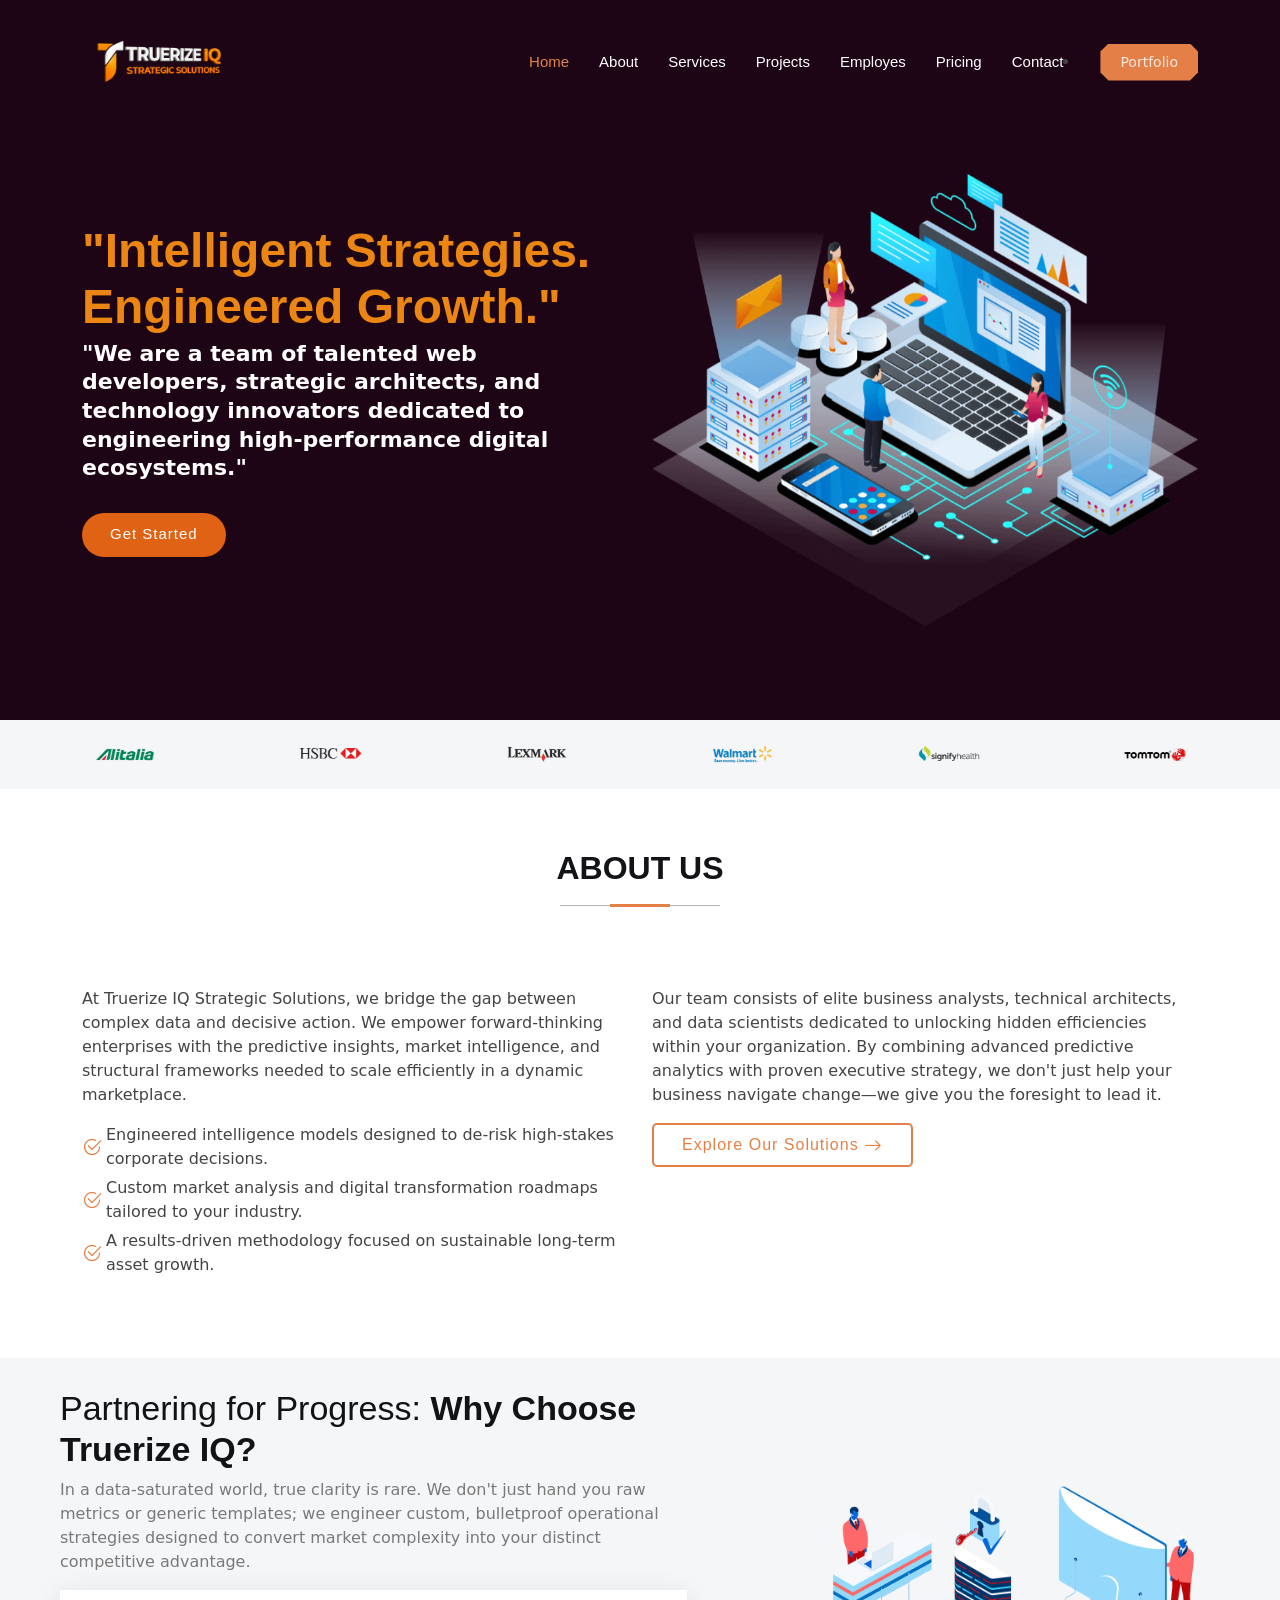
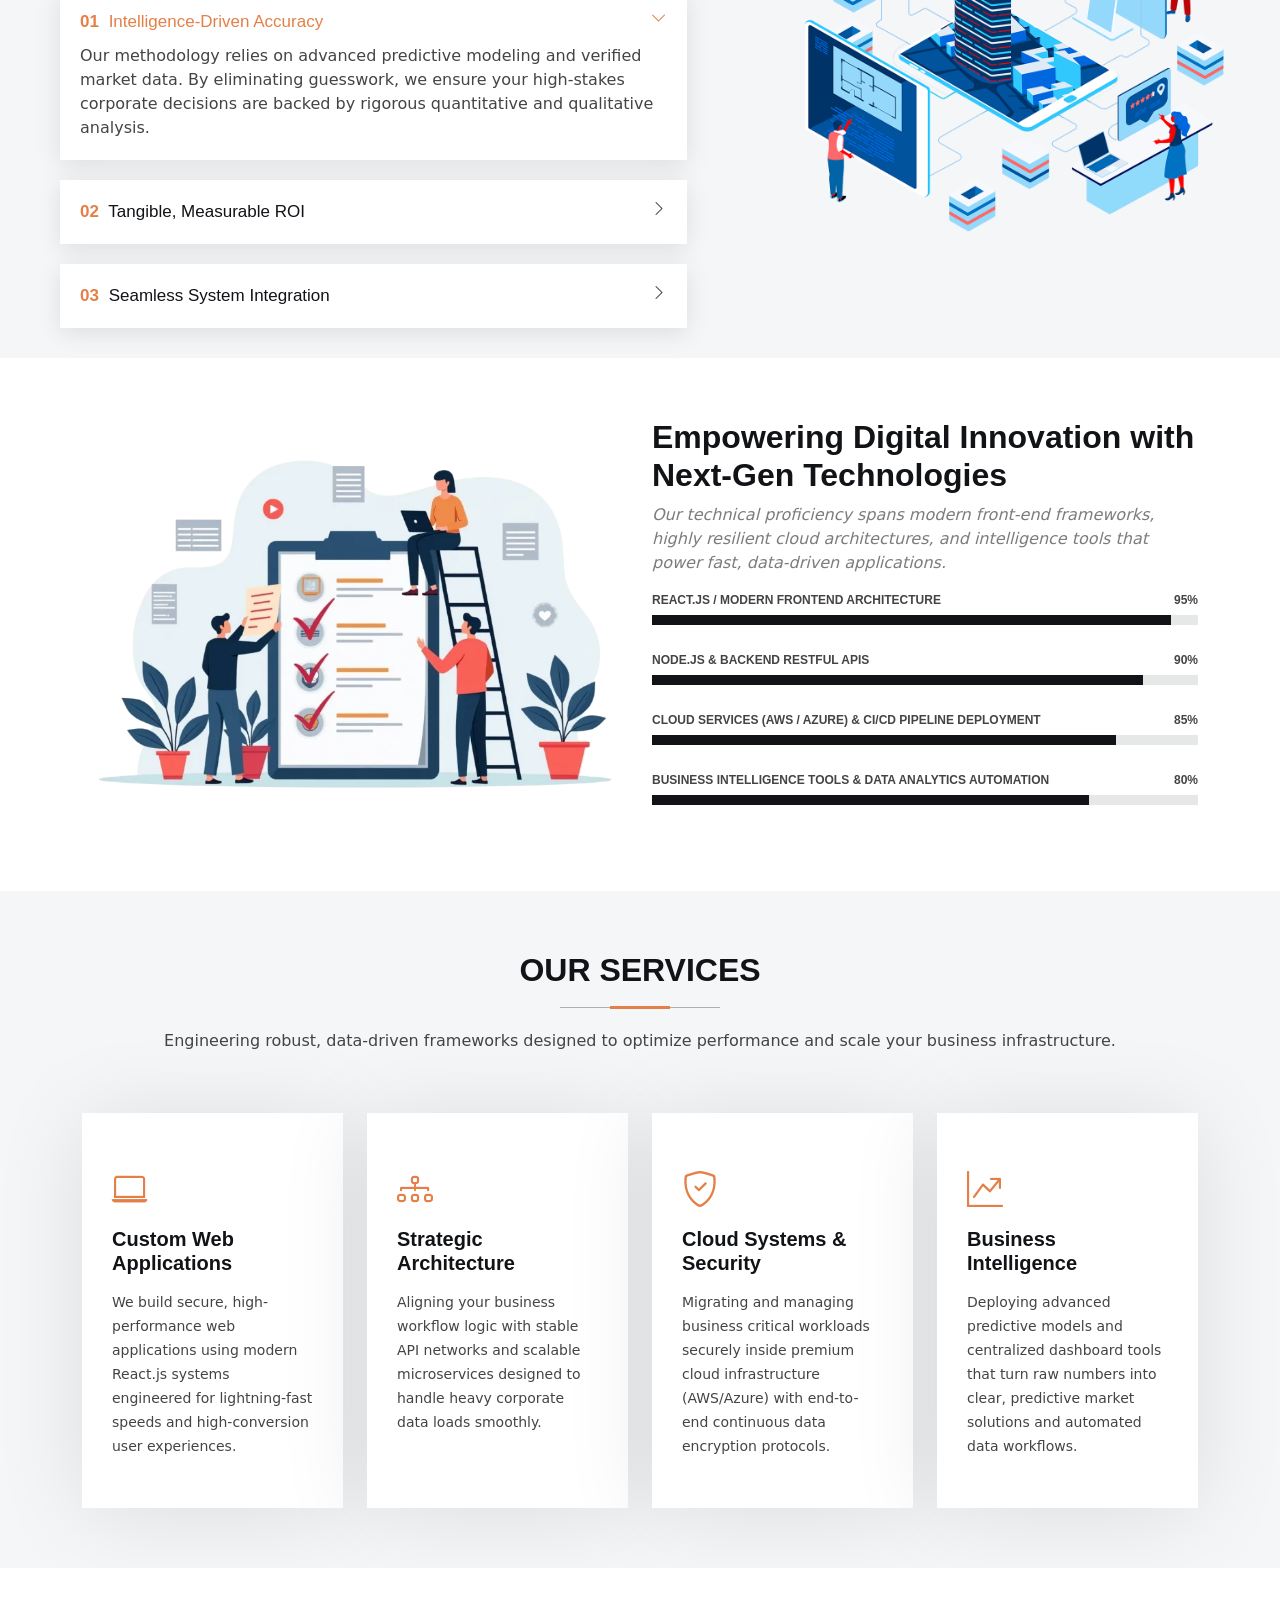
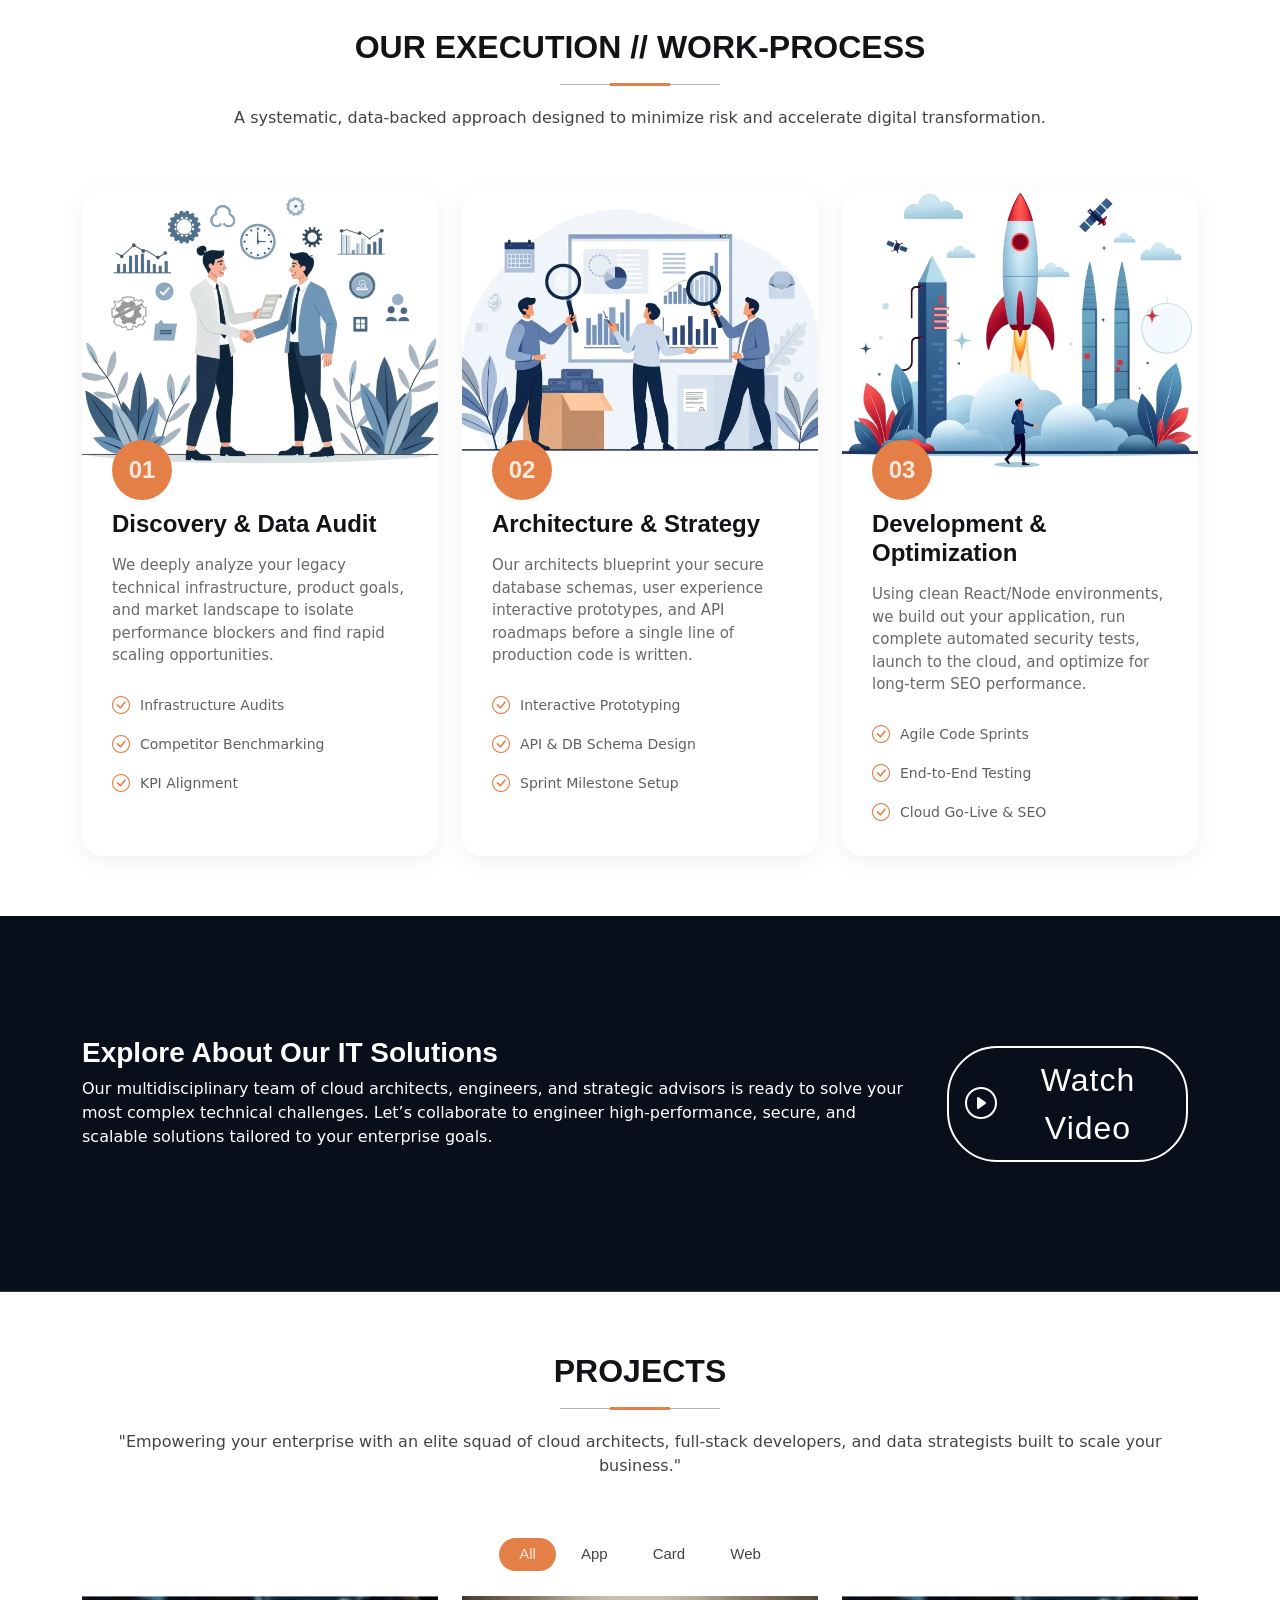
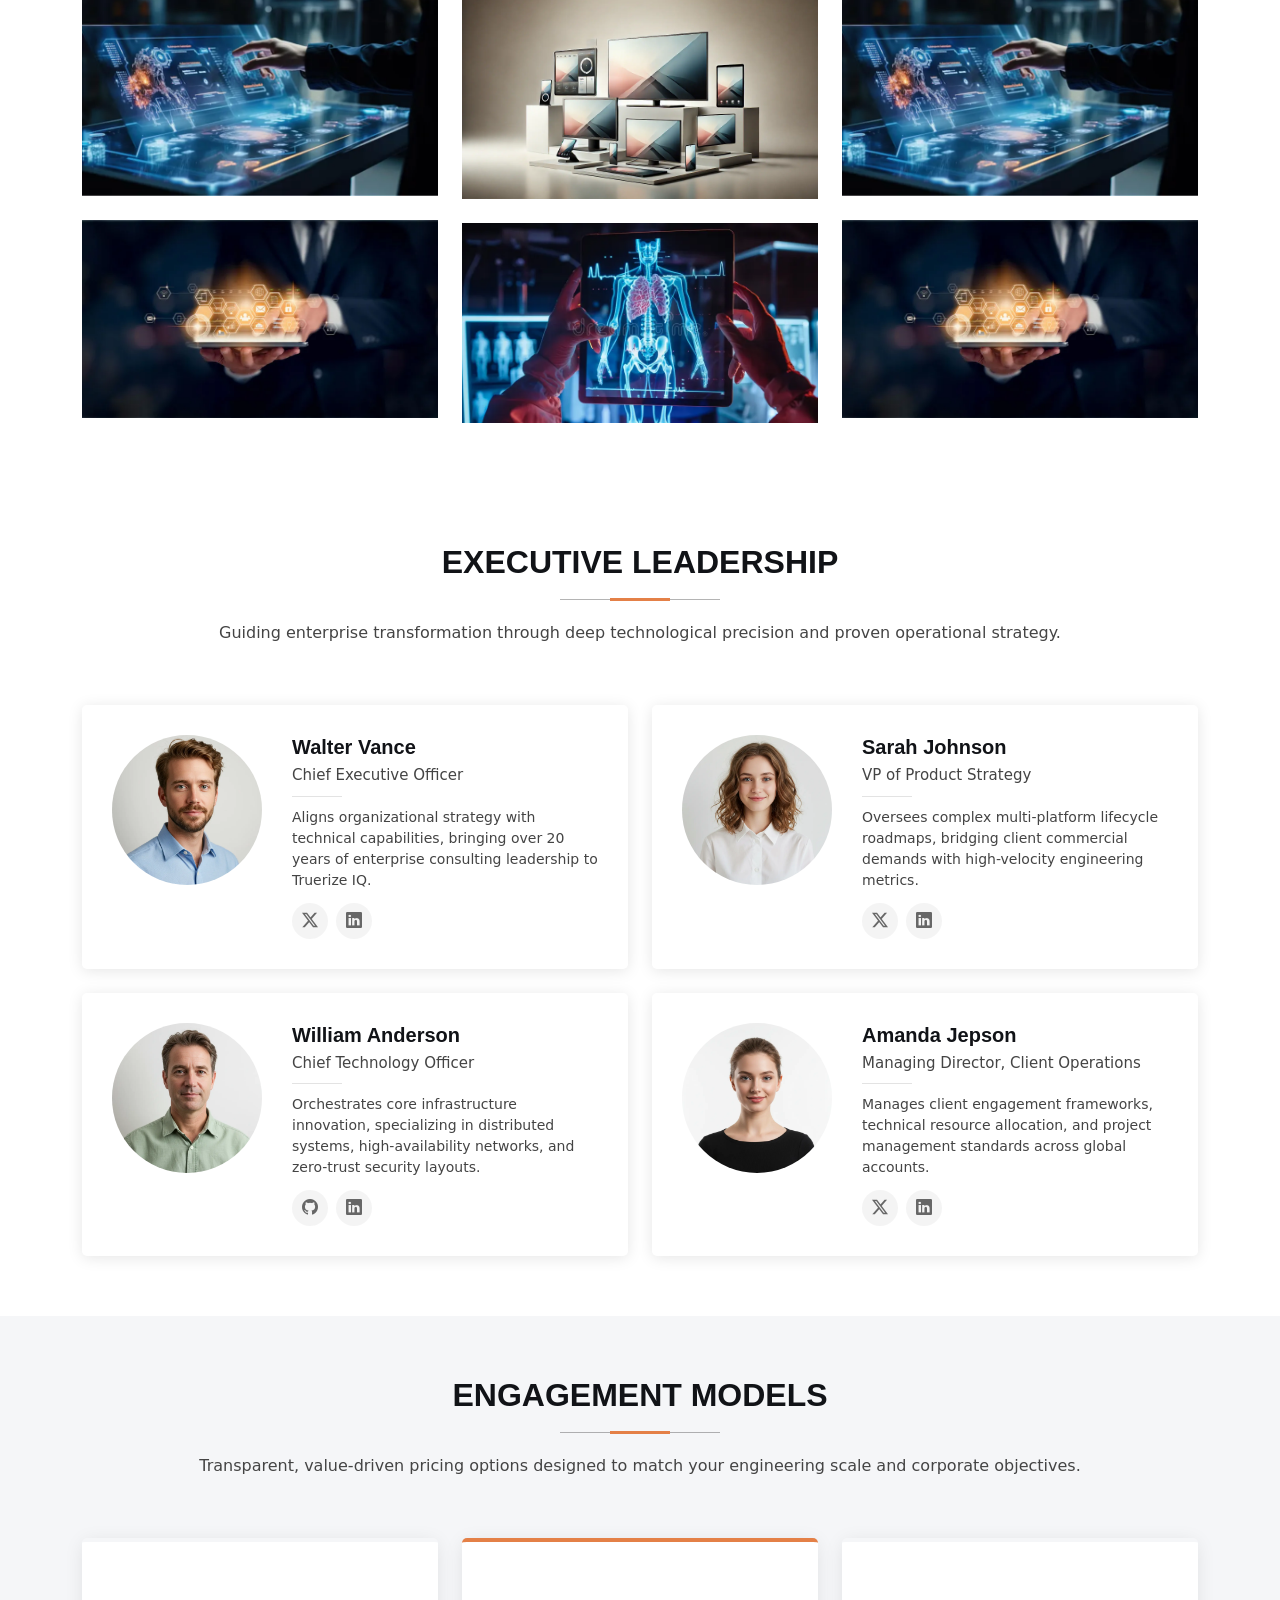
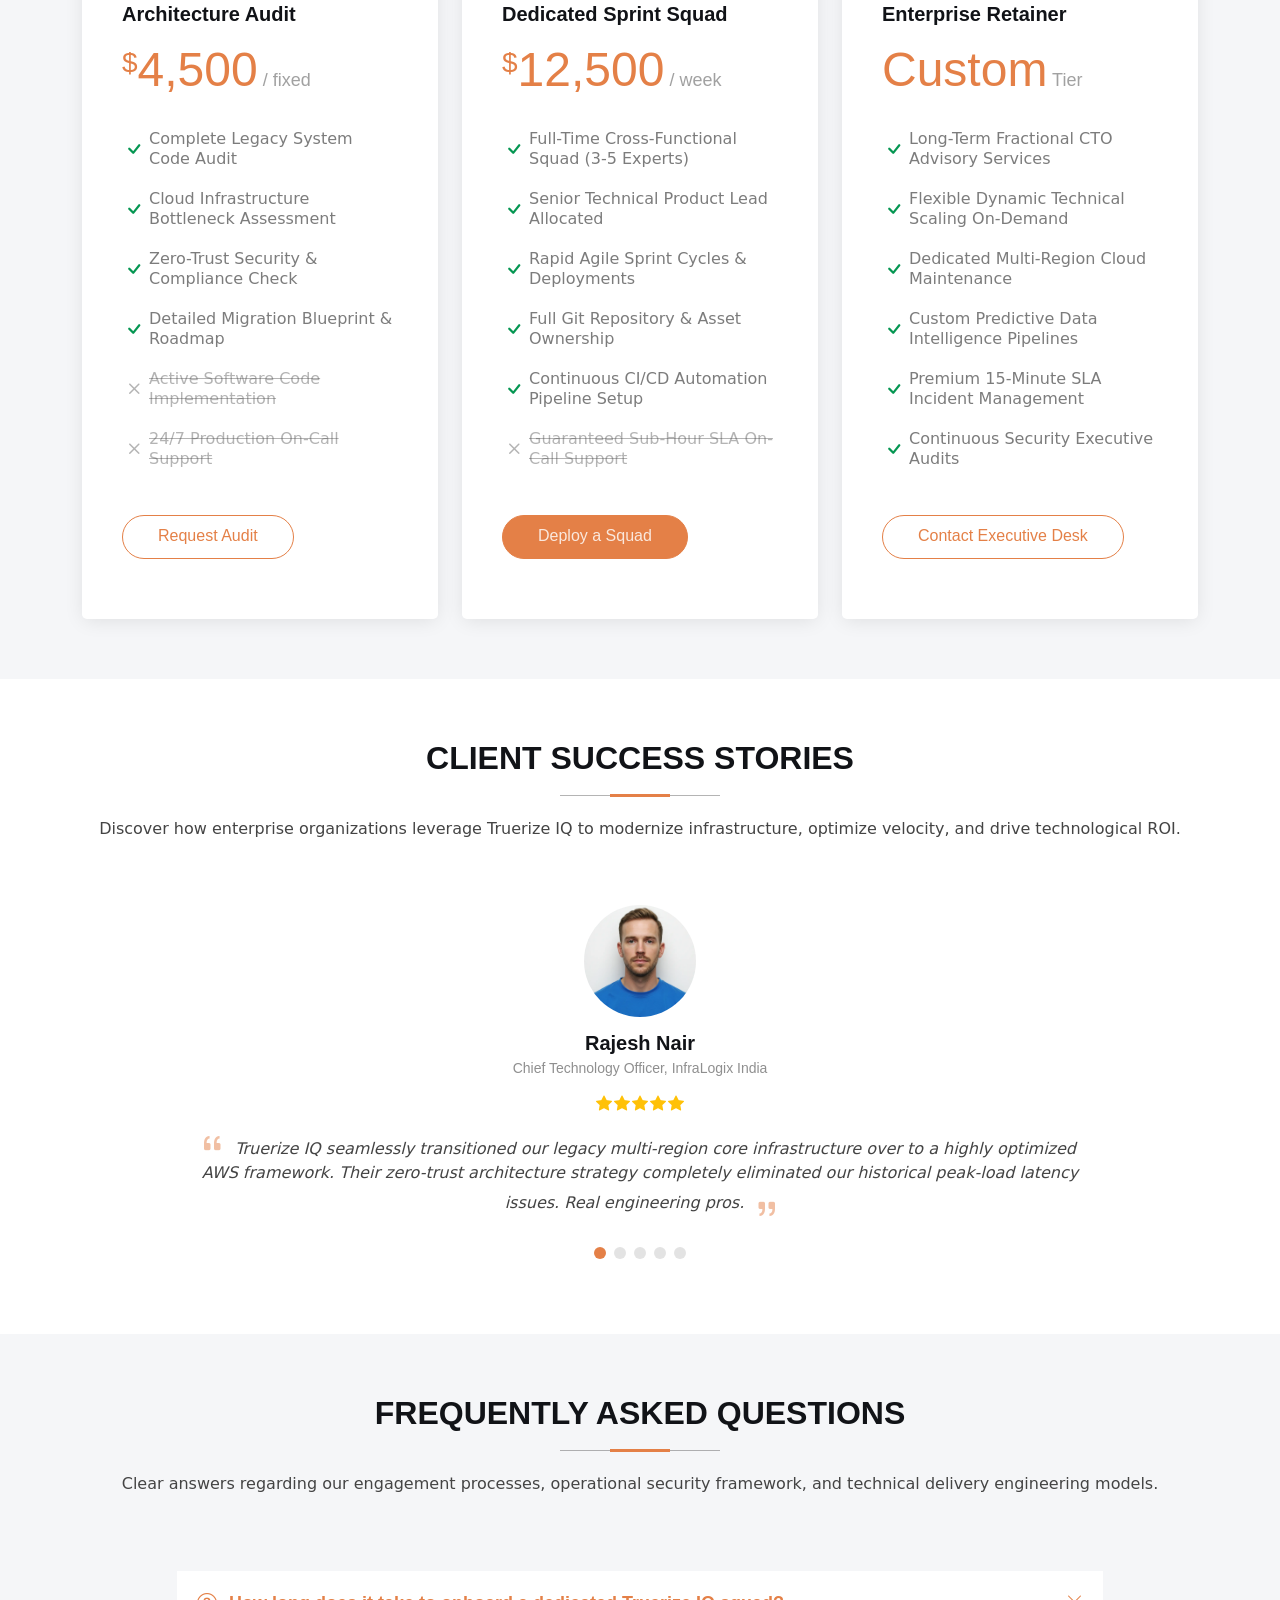
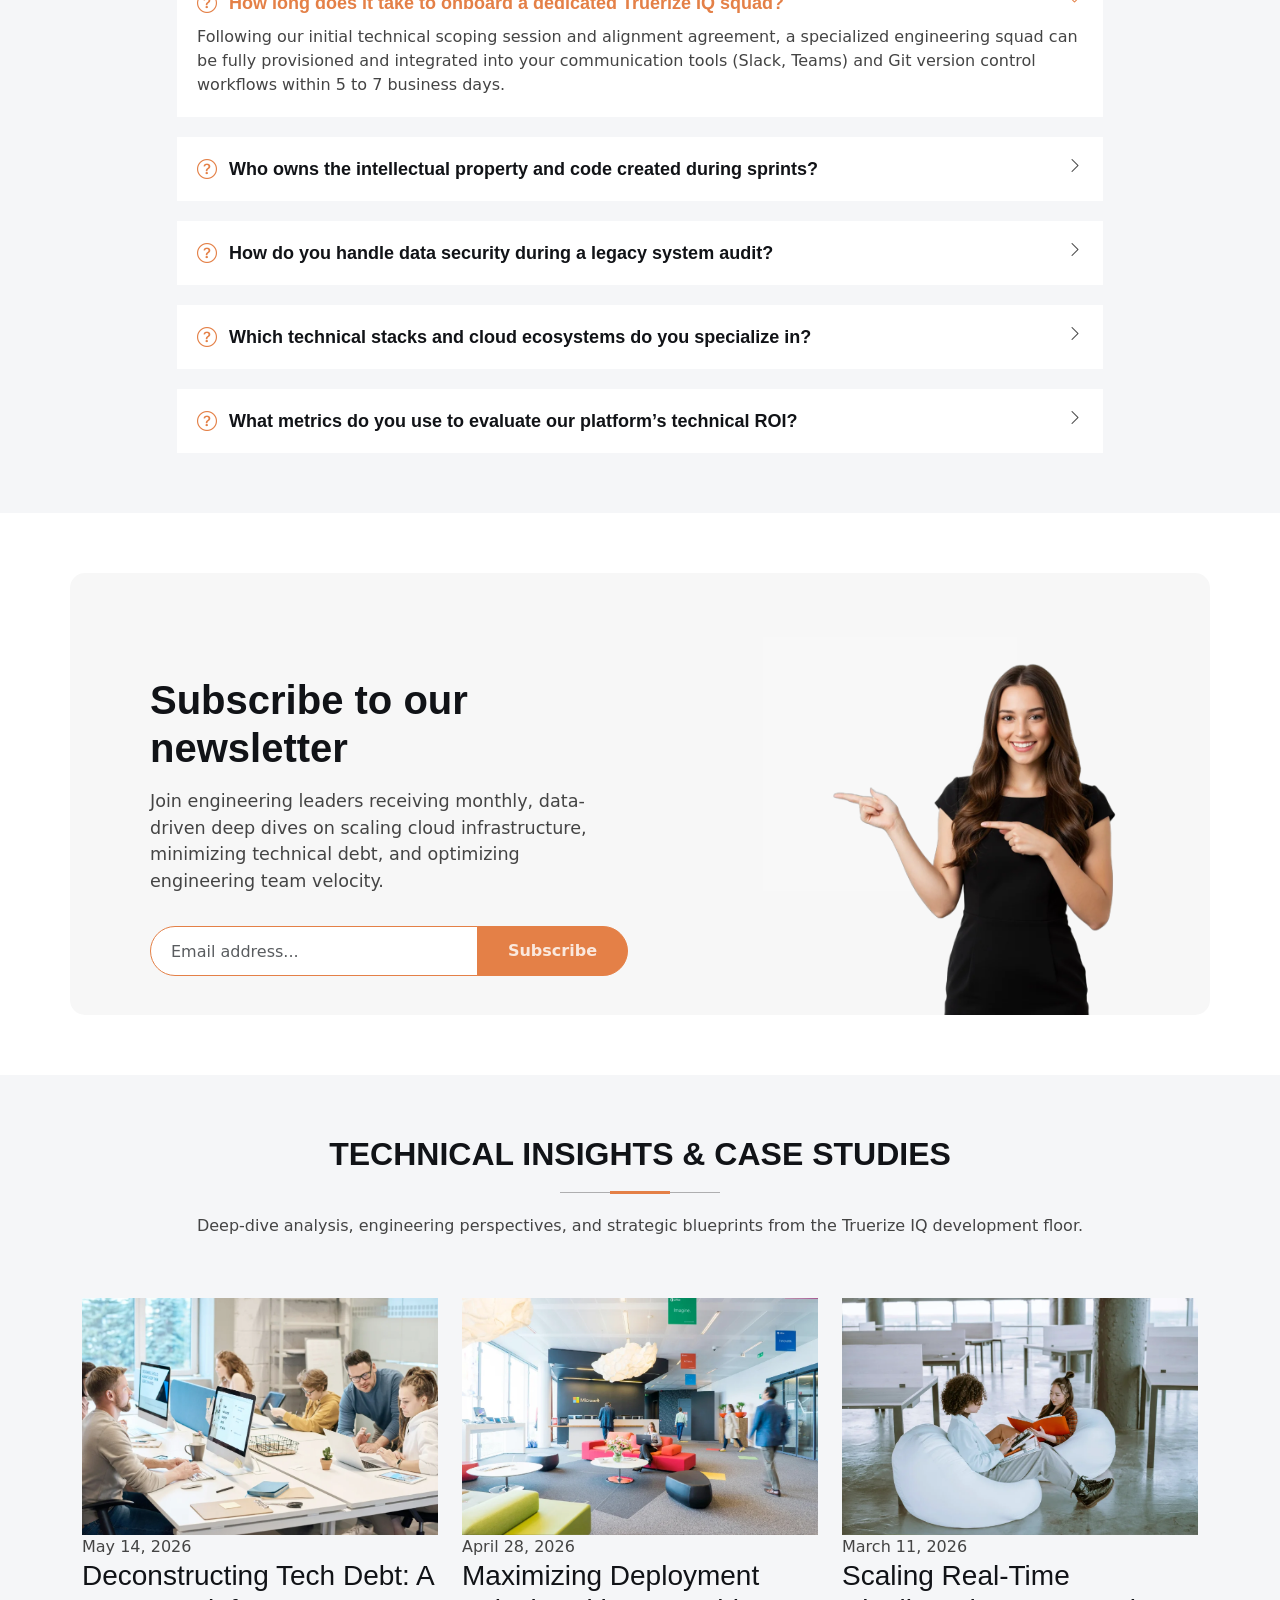
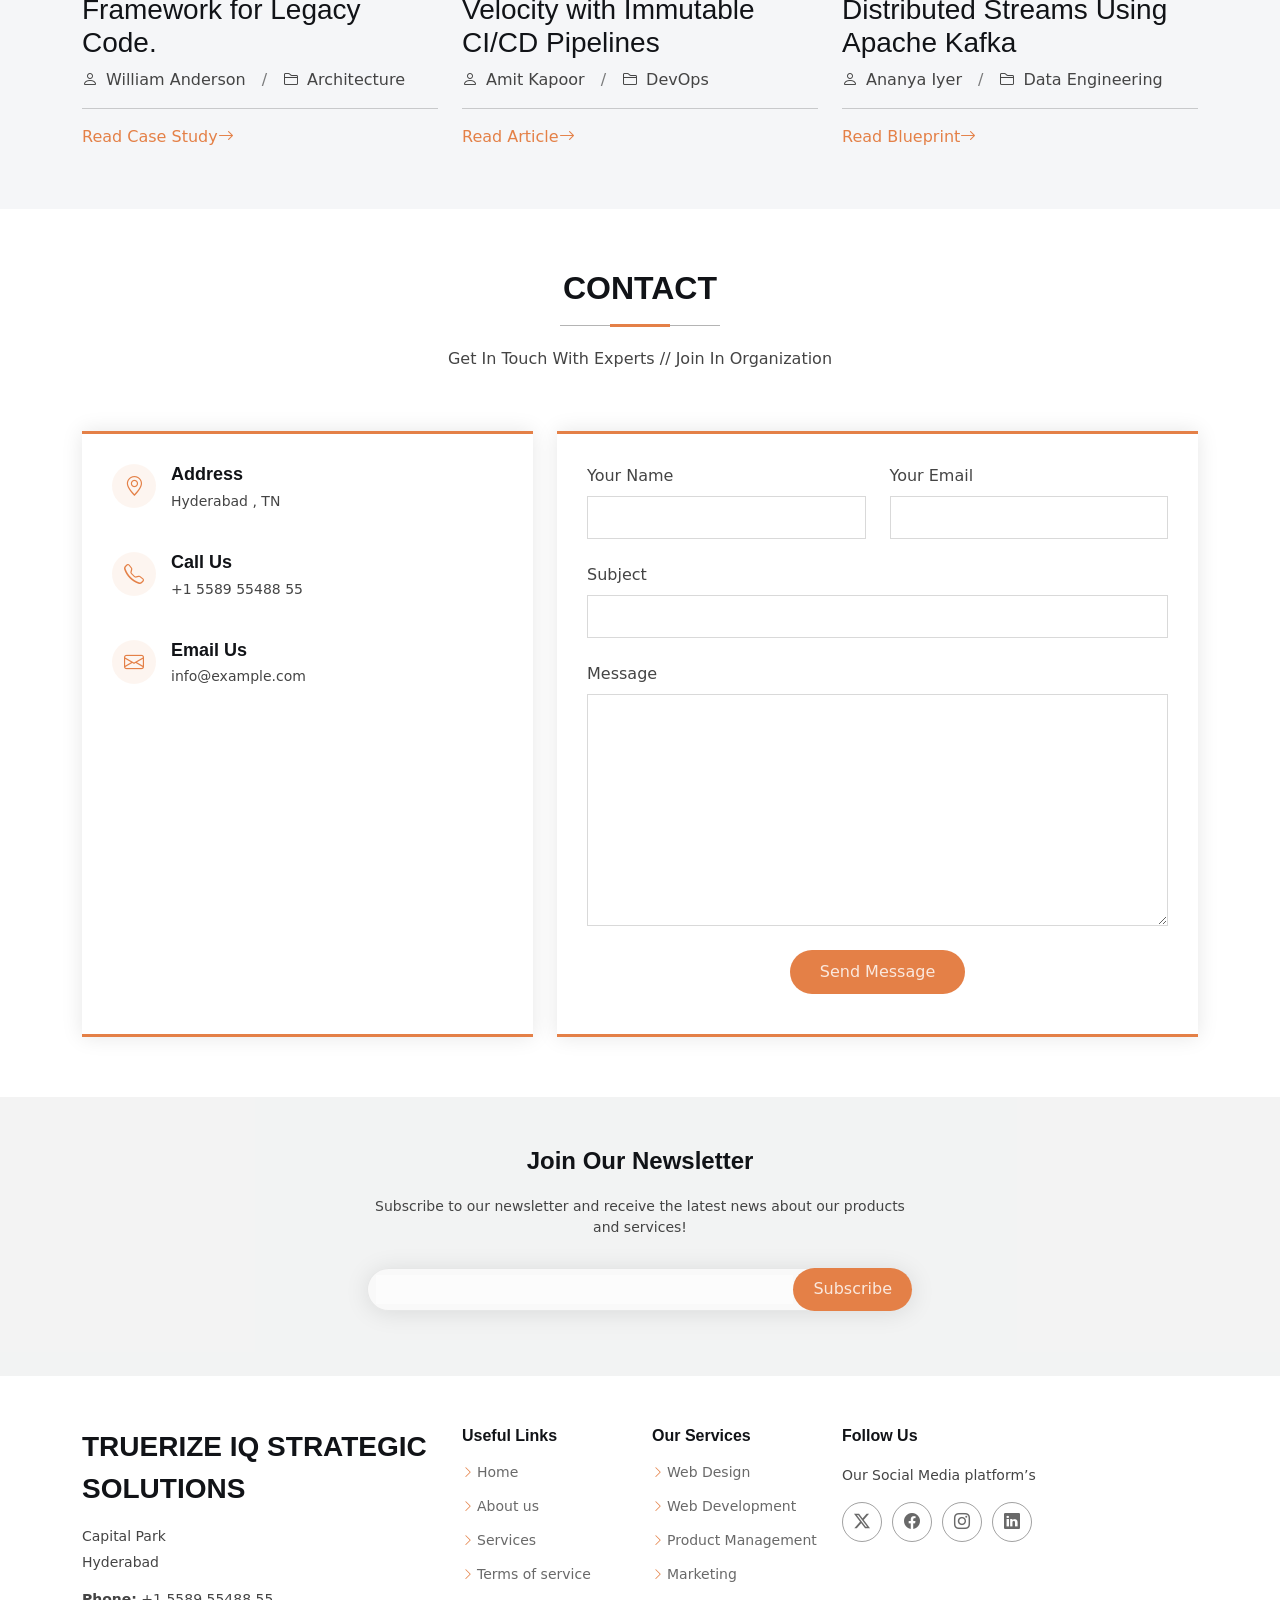
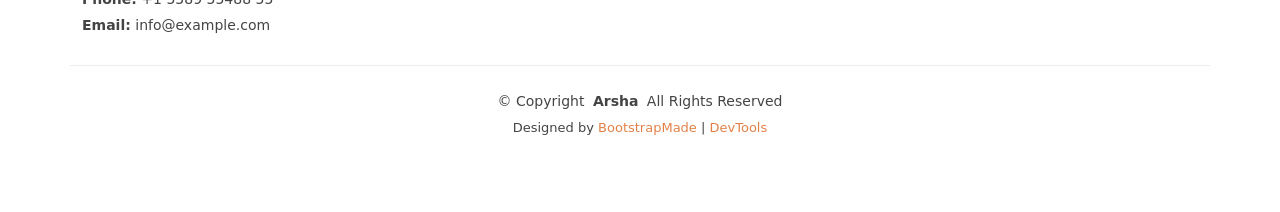
<file: index.html>
<!DOCTYPE html>
<html lang="en">

<head>
  <meta charset="utf-8">
  <meta content="width=device-width, initial-scale=1.0" name="viewport">
  <title>ITruerize IQ Strategic Solutions</title>
  <meta name="description" content="">
  <meta name="keywords" content="">
  <!-- Favicons -->
  <link href="assets/img/favicon.png" rel="icon">
  <link href="assets/img/apple-touch-icon.png" rel="apple-touch-icon">

  <!-- Fonts -->
  <link href="https://fonts.googleapis.com" rel="preconnect">
  <link href="https://fonts.gstatic.com" rel="preconnect" crossorigin>
  <link href="https://fonts.googleapis.com/css2?family=Open+Sans:ital,wght@0,300;0,400;0,500;0,600;0,700;0,800;1,300;1,400;1,500;1,600;1,700;1,800&family=Poppins:ital,wght@0,100;0,200;0,300;0,400;0,500;0,600;0,700;0,800;0,900;1,100;1,200;1,300;1,400;1,500;1,600;1,700;1,800;1,900&family=Jost:ital,wght@0,100;0,200;0,300;0,400;0,500;0,600;0,700;0,800;0,900;1,100;1,200;1,300;1,400;1,500;1,600;1,700;1,800;1,900&display=swap" rel="stylesheet">

  <!-- Vendor CSS Files -->
  <link href="assets/vendor/bootstrap/css/bootstrap.min.css" rel="stylesheet">
  <link href="assets/vendor/bootstrap-icons/bootstrap-icons.css" rel="stylesheet">
  <link href="assets/vendor/aos/aos.css" rel="stylesheet">
  <link href="assets/vendor/glightbox/css/glightbox.min.css" rel="stylesheet">
  <link href="assets/vendor/swiper/swiper-bundle.min.css" rel="stylesheet">

  <!-- Main CSS File -->
  <link href="assets/css/main.css" rel="stylesheet">

  <!-- =======================================================
  * Template Name: Arsha
  * Template URL: https://bootstrapmade.com/arsha-free-bootstrap-html-template-corporate/
  * Updated: Feb 22 2025 with Bootstrap v5.3.3
  * Author: BootstrapMade.com
  * License: https://bootstrapmade.com/license/
  ======================================================== -->
</head>

<body class="index-page">

  <header id="header" class="header d-flex align-items-center fixed-top">
    <div class="container-fluid container-xl position-relative d-flex align-items-center">

      <a href="index.html" class="logo d-flex align-items-center me-auto">
            <img src="./assets/img/main logo (3).png" alt="TRUERIZE IQ STRATEGIC SOLUTIONS">
             </a>

      <nav id="navmenu" class="navmenu">
        <ul>
          <li><a href="#hero" class="active">Home</a></li>
          <li><a href="#about">About</a></li>
          <li><a href="#services">Services</a></li>
          <li><a href="#portfolio">Projects</a></li>
          <li><a href="#team">Employes</a></li>
          <li><a href="#pricing">Pricing</a></li>
          <li><a href="#contact">Contact</a></li>
        </ul>
        <i class="mobile-nav-toggle d-xl-none bi bi-list"></i>
      </nav>
       <li><a class="btn-getstarted" href="Employee Portfolio.html">Portfolio</a></li>
    </div>
  </header>

  <main class="main">

    <!-- Hero Section -->
    <section id="hero" class="hero section dark-background">

      <div class="container">
        <div class="row gy-4">
          <div class="col-lg-6 order-2 order-lg-1 d-flex flex-column justify-content-center" data-aos="zoom-out">
            <h1>"Intelligent Strategies. Engineered Growth."</h1>
            <p>"We are a team of talented web developers, strategic architects, and technology innovators dedicated to engineering high-performance digital ecosystems." </p>
            <div class="d-flex">
              <a href="#about" class="btn-get-started">Get Started</a>
            </div>
          </div>
          <div class="col-lg-6 order-1 order-lg-2 hero-img" data-aos="zoom-out" data-aos-delay="200">
            <img src="assets/img/hero-img.png" class="img-fluid animated" alt="">
          </div>
        </div>
      </div>

    </section><!-- /Hero Section -->

    <!-- Clients Section -->
    <section id="clients" class="clients section light-background">

      <div class="container" data-aos="zoom-in">

        <div class="swiper init-swiper">
          <script type="application/json" class="swiper-config">
            {
              "loop": true,
              "speed": 600,
              "autoplay": {
                "delay": 5000
              },
              "slidesPerView": "auto",
              "pagination": {
                "el": ".swiper-pagination",
                "type": "bullets",
                "clickable": true
              },
              "breakpoints": {
                "320": {
                  "slidesPerView": 2,
                  "spaceBetween": 40
                },
                "480": {
                  "slidesPerView": 3,
                  "spaceBetween": 60
                },
                "640": {
                  "slidesPerView": 4,
                  "spaceBetween": 80
                },
                "992": {
                  "slidesPerView": 5,
                  "spaceBetween": 120
                },
                "1200": {
                  "slidesPerView": 6,
                  "spaceBetween": 120
                }
              }
            }
          </script>
          <div class="swiper-wrapper align-items-center">
            <div class="swiper-slide"><img src="assets/img/clients/clients-1.webp" class="img-fluid" alt=""></div>
            <div class="swiper-slide"><img src="assets/img/clients/clients-2.webp" class="img-fluid" alt=""></div>
            <div class="swiper-slide"><img src="assets/img/clients/clients-3.webp" class="img-fluid" alt=""></div>
            <div class="swiper-slide"><img src="assets/img/clients/clients-4.webp" class="img-fluid" alt=""></div>
            <div class="swiper-slide"><img src="assets/img/clients/clients-5.webp" class="img-fluid" alt=""></div>
            <div class="swiper-slide"><img src="assets/img/clients/clients-6.webp" class="img-fluid" alt=""></div>
            <div class="swiper-slide"><img src="assets/img/clients/clients-7.webp" class="img-fluid" alt=""></div>
            <div class="swiper-slide"><img src="assets/img/clients/clients-8.webp" class="img-fluid" alt=""></div>
          </div>
        </div>

      </div>

    </section><!-- /Clients Section -->

    <!-- About Section -->
    <section id="about" class="about section">

      <div class="container section-title" data-aos="fade-up">
        <h2>About Us</h2>
      </div><div class="container">

        <div class="row gy-4">

          <div class="col-lg-6 content" data-aos="fade-up" data-aos-delay="100">
            <p>
              At Truerize IQ Strategic Solutions, we bridge the gap between complex data and decisive action. We empower forward-thinking enterprises with the predictive insights, market intelligence, and structural frameworks needed to scale efficiently in a dynamic marketplace.
            </p>
            <ul>
              <li><i class="bi bi-check2-circle"></i> <span>Engineered intelligence models designed to de-risk high-stakes corporate decisions.</span></li>
              <li><i class="bi bi-check2-circle"></i> <span>Custom market analysis and digital transformation roadmaps tailored to your industry.</span></li>
              <li><i class="bi bi-check2-circle"></i> <span>A results-driven methodology focused on sustainable long-term asset growth.</span></li>
            </ul>
          </div>

          <div class="col-lg-6" data-aos="fade-up" data-aos-delay="200">
            <p>Our team consists of elite business analysts, technical architects, and data scientists dedicated to unlocking hidden efficiencies within your organization. By combining advanced predictive analytics with proven executive strategy, we don't just help your business navigate change—we give you the foresight to lead it.</p>
            <a href="#services" class="read-more"><span>Explore Our Solutions</span><i class="bi bi-arrow-right"></i></a>
          </div>

        </div>

      </div>

    </section><!-- /About Section -->

    <section id="why-us" class="section why-us light-background" data-builder="section">

      <div class="container-fluid">

        <div class="row gy-4">

          <div class="col-lg-7 d-flex flex-column justify-content-center order-2 order-lg-1">

            <div class="content px-xl-5" data-aos="fade-up" data-aos-delay="100">
              <h3>Partnering for Progress: <strong>Why Choose Truerize IQ?</strong></h3>
              <p>
                In a data-saturated world, true clarity is rare. We don't just hand you raw metrics or generic templates; we engineer custom, bulletproof operational strategies designed to convert market complexity into your distinct competitive advantage.
              </p>
            </div>

            <div class="faq-container px-xl-5" data-aos="fade-up" data-aos-delay="200">

              <div class="faq-item faq-active">
                <h3><span>01</span> Intelligence-Driven Accuracy</h3>
                <div class="faq-content">
                  <p>Our methodology relies on advanced predictive modeling and verified market data. By eliminating guesswork, we ensure your high-stakes corporate decisions are backed by rigorous quantitative and qualitative analysis.</p>
                </div>
                <i class="faq-toggle bi bi-chevron-right"></i>
              </div><div class="faq-item">
                <h3><span>02</span> Tangible, Measurable ROI</h3>
                <div class="faq-content">
                  <p>Strategy is meaningless without performance metrics. Every solution we deploy comes with defined Key Performance Indicators (KPIs) and real-time tracking frameworks, aligning our success directly with your bottom-line growth.</p>
                </div>
                <i class="faq-toggle bi bi-chevron-right"></i>
              </div><div class="faq-item">
                <h3><span>03</span> Seamless System Integration</h3>
                <div class="faq-content">
                  <p>Great ideas shouldn't disrupt your daily momentum. We design our consulting roadmaps to integrate smoothly with your existing technical architecture, workflow software, and corporate culture, ensuring rapid internal adoption.</p>
                </div>
                <i class="faq-toggle bi bi-chevron-right"></i>
              </div></div>

          </div>

          <div class="col-lg-5 order-1 order-lg-2 why-us-img">
            <img src="assets/img/why-us.png" class="img-fluid" alt="Truerize IQ Strategic Solutions Overview" data-aos="zoom-in" data-aos-delay="100">
          </div>
        </div>

      </div>

    </section><!-- /Why Us Section -->

 <section id="skills" class="skills section">

  <div class="container" data-aos="fade-up" data-aos-delay="100">

    <div class="row">

      <div class="col-lg-6 d-flex align-items-center">
        <img src="assets/img/illustration/illustration-10.webp" class="img-fluid" alt="Truerize IQ Core Technical Stack Infrastructure">
      </div>

      <div class="col-lg-6 pt-4 pt-lg-0 content">

        <h3>Empowering Digital Innovation with Next-Gen Technologies</h3>
        <p class="fst-italic">
          Our technical proficiency spans modern front-end frameworks, highly resilient cloud architectures, and intelligence tools that power fast, data-driven applications.
        </p>

        <div class="skills-content skills-animation">

          <div class="progress">
            <span class="skill"><span>React.js / Modern Frontend Architecture</span> <i class="val">95%</i></span>
            <div class="progress-bar-wrap">
              <div class="progress-bar" role="progressbar" aria-valuenow="95" aria-valuemin="0" aria-valuemax="100"></div>
            </div>
          </div><div class="progress">
            <span class="skill"><span>Node.js & Backend RESTful APIs</span> <i class="val">90%</i></span>
            <div class="progress-bar-wrap">
              <div class="progress-bar" role="progressbar" aria-valuenow="90" aria-valuemin="0" aria-valuemax="100"></div>
            </div>
          </div><div class="progress">
            <span class="skill"><span>Cloud Services (AWS / Azure) & CI/CD Pipeline Deployment</span> <i class="val">85%</i></span>
            <div class="progress-bar-wrap">
              <div class="progress-bar" role="progressbar" aria-valuenow="85" aria-valuemin="0" aria-valuemax="100"></div>
            </div>
          </div><div class="progress">
            <span class="skill"><span>Business Intelligence Tools & Data Analytics Automation</span> <i class="val">80%</i></span>
            <div class="progress-bar-wrap">
              <div class="progress-bar" role="progressbar" aria-valuenow="80" aria-valuemin="0" aria-valuemax="100"></div>
            </div>
          </div></div>

      </div>
    </div>

  </div>

</section><!-- /Skills Section -->

    <section id="services" class="services section light-background">

  <div class="container section-title" data-aos="fade-up">
    <h2>Our Services</h2>
    <p>Engineering robust, data-driven frameworks designed to optimize performance and scale your business infrastructure.</p>
  </div><div class="container">

    <div class="row gy-4">

      <div class="col-xl-3 col-md-6 d-flex" data-aos="fade-up" data-aos-delay="100">
        <div class="service-item position-relative">
          <div class="icon"><i class="bi bi-laptop Enterprise-Icon"></i></div>
          <h4><a href="#contact" class="stretched-link">Custom Web Applications</a></h4>
          <p>We build secure, high-performance web applications using modern React.js systems engineered for lightning-fast speeds and high-conversion user experiences.</p>
        </div>
      </div><div class="col-xl-3 col-md-6 d-flex" data-aos="fade-up" data-aos-delay="200">
        <div class="service-item position-relative">
          <div class="icon"><i class="bi bi-diagram-3 Enterprise-Icon"></i></div>
          <h4><a href="#contact" class="stretched-link">Strategic Architecture</a></h4>
          <p>Aligning your business workflow logic with stable API networks and scalable microservices designed to handle heavy corporate data loads smoothly.</p>
        </div>
      </div><div class="col-xl-3 col-md-6 d-flex" data-aos="fade-up" data-aos-delay="300">
        <div class="service-item position-relative">
          <div class="icon"><i class="bi bi-shield-check Enterprise-Icon"></i></div>
          <h4><a href="#contact" class="stretched-link">Cloud Systems & Security</a></h4>
          <p>Migrating and managing business critical workloads securely inside premium cloud infrastructure (AWS/Azure) with end-to-end continuous data encryption protocols.</p>
        </div>
      </div><div class="col-xl-3 col-md-6 d-flex" data-aos="fade-up" data-aos-delay="400">
        <div class="service-item position-relative">
          <div class="icon"><i class="bi bi-graph-up-arrow Enterprise-Icon"></i></div>
          <h4><a href="#contact" class="stretched-link">Business Intelligence</a></h4>
          <p>Deploying advanced predictive models and centralized dashboard tools that turn raw numbers into clear, predictive market solutions and automated data workflows.</p>
        </div>
      </div></div>

  </div>

</section>

    <!-- Work Process Section -->
    <section id="work-process" class="work-process section">

  <div class="container section-title" data-aos="fade-up">
    <h2>Our Execution // work-process</h2>
    <p>A systematic, data-backed approach designed to minimize risk and accelerate digital transformation.</p>
  </div><div class="container" data-aos="fade-up" data-aos-delay="100">

    <div class="row gy-5">

      <div class="col-lg-4" data-aos="fade-up" data-aos-delay="200">
        <div class="steps-item">
          <div class="steps-image">
            <img src="assets/img/steps/steps-1.webp" alt="Discovery and Analytics Phase" class="img-fluid" loading="lazy">
          </div>
          <div class="steps-content">
            <div class="steps-number">01</div>
            <h3>Discovery &amp; Data Audit</h3>
            <p>We deeply analyze your legacy technical infrastructure, product goals, and market landscape to isolate performance blockers and find rapid scaling opportunities.</p>
            <div class="steps-features">
              <div class="feature-item">
                <i class="bi bi-check-circle"></i>
                <span>Infrastructure Audits</span>
              </div>
              <div class="feature-item">
                <i class="bi bi-check-circle"></i>
                <span>Competitor Benchmarking</span>
              </div>
              <div class="feature-item">
                <i class="bi bi-check-circle"></i>
                <span>KPI Alignment</span>
              </div>
            </div>
          </div>
        </div></div>

      <div class="col-lg-4" data-aos="fade-up" data-aos-delay="300">
        <div class="steps-item">
          <div class="steps-image">
            <img src="assets/img/steps/steps-2.webp" alt="Architecture and Sprint Mapping" class="img-fluid" loading="lazy">
          </div>
          <div class="steps-content">
            <div class="steps-number">02</div>
            <h3>Architecture &amp; Strategy</h3>
            <p>Our architects blueprint your secure database schemas, user experience interactive prototypes, and API roadmaps before a single line of production code is written.</p>
            <div class="steps-features">
              <div class="feature-item">
                <i class="bi bi-check-circle"></i>
                <span>Interactive Prototyping</span>
              </div>
              <div class="feature-item">
                <i class="bi bi-check-circle"></i>
                <span>API &amp; DB Schema Design</span>
              </div>
              <div class="feature-item">
                <i class="bi bi-check-circle"></i>
                <span>Sprint Milestone Setup</span>
              </div>
            </div>
          </div>
        </div></div>

      <div class="col-lg-4" data-aos="fade-up" data-aos-delay="400">
        <div class="steps-item">
          <div class="steps-image">
            <img src="assets/img/steps/steps-3.webp" alt="Full Code Development and Optimization" class="img-fluid" loading="lazy">
          </div>
          <div class="steps-content">
            <div class="steps-number">03</div>
            <h3>Development &amp; Optimization</h3>
            <p>Using clean React/Node environments, we build out your application, run complete automated security tests, launch to the cloud, and optimize for long-term SEO performance.</p>
            <div class="steps-features">
              <div class="feature-item">
                <i class="bi bi-check-circle"></i>
                <span>Agile Code Sprints</span>
              </div>
              <div class="feature-item">
                <i class="bi bi-check-circle"></i>
                <span>End-to-End Testing</span>
              </div>
              <div class="feature-item">
                <i class="bi bi-check-circle"></i>
                <span>Cloud Go-Live &amp; SEO</span>
              </div>
            </div>
          </div>
        </div></div>

    </div>

  </div>

</section>
    <!-- Call To Action Section -->
    <section id="call-to-action" class="call-to-action section dark-background">

      <img src="assets/img/bg/bg-8.webp" alt="">
      

      <div class="container">

        <div class="row" data-aos="zoom-in" data-aos-delay="100">
          <div class="col-xl-9 text-center text-xl-start">
  <h3>Explore About Our IT Solutions</h3>
  <p>Our multidisciplinary team of cloud architects, engineers, and strategic advisors is ready to solve your most complex technical challenges. Let’s collaborate to engineer high-performance, secure, and scalable solutions tailored to your enterprise goals.</p>
</div>
          <div class="col-xl-3 cta-btn-container text-center">
            <a href="https://www.youtube.com/watch?v=Y7f98aduVJ8" class="cta-btn align-middle glightbox btn-watch-video d-flex align-items-center fs-2 py-2 px-3">
             <i class="bi bi-play-circle me-2"></i>
             <span>Watch Video</span>
            </a>
          </div>
        </div>

      </div>

    </section><!-- /Call To Action Section -->

    <!-- Portfolio Section -->
    <section id="portfolio" class="portfolio section">

      <!-- Section Title -->
      <div class="container section-title" data-aos="fade-up">
        <h2>Projects</h2>
        <p>"Empowering your enterprise with an elite squad of cloud architects, full-stack developers, and data strategists built to scale your business."</p>
      </div><!-- End Section Title -->

      <div class="container">

        <div class="isotope-layout" data-default-filter="*" data-layout="masonry" data-sort="original-order">

          <ul class="portfolio-filters isotope-filters" data-aos="fade-up" data-aos-delay="100">
            <li data-filter="*" class="filter-active">All</li>
            <li data-filter=".filter-app">App</li>
            <li data-filter=".filter-product">Card</li>
            <li data-filter=".filter-branding">Web</li>
          </ul><!-- End Portfolio Filters -->

          <div class="row gy-4 isotope-container" data-aos="fade-up" data-aos-delay="200">

            <div class="col-lg-4 col-md-6 portfolio-item isotope-item filter-app">
              <img src="/assets/img/portfolio/port1.webp" class="img-fluid" alt="">
              <div class="portfolio-info">
                <h4>App 1</h4>
                <p></p>
                <a href="/assets/img/portfolio/port1.webp" title="App 1" data-gallery="portfolio-gallery-app" class="glightbox preview-link"><i class="bi bi-zoom-in"></i></a>
                <a href="portfolio-details.html" title="More Details" class="details-link"><i class="bi bi-link-45deg"></i></a>
              </div>
            </div><!-- End Portfolio Item -->

            <div class="col-lg-4 col-md-6 portfolio-item isotope-item filter-product">
              <img src="/assets/img/portfolio/port2.webp" class="img-fluid" alt="">
              <div class="portfolio-info">
                <h4>Product 1</h4>
                <p></p>
                <a href="/assets/img/portfolio/port2.webp" title="Product 1" data-gallery="portfolio-gallery-product" class="glightbox preview-link"><i class="bi bi-zoom-in"></i></a>
                <a href="portfolio-details.html" title="More Details" class="details-link"><i class="bi bi-link-45deg"></i></a>
              </div>
            </div><!-- End Portfolio Item -->

            <div class="col-lg-4 col-md-6 portfolio-item isotope-item filter-branding">
              <img src="/assets/img/portfolio/port1.webp" class="img-fluid" alt="">
              <div class="portfolio-info">
                <h4>Branding 1</h4>
                <p></p>
                <a href="/assets/img/portfolio/port1.webp" title="Branding 1" data-gallery="portfolio-gallery-branding" class="glightbox preview-link"><i class="bi bi-zoom-in"></i></a>
                <a href="portfolio-details.html" title="More Details" class="details-link"><i class="bi bi-link-45deg"></i></a>
              </div>
            </div><!-- End Portfolio Item -->

            <div class="col-lg-4 col-md-6 portfolio-item isotope-item filter-app">
              <img src="/assets/img/portfolio/person2.webp" class="img-fluid" alt="">
              <div class="portfolio-info">
                <h4>App 2</h4>
                <p> </p>
                <a href="//assets/img/portfolio/person2.webp" title="App 2" data-gallery="portfolio-gallery-app" class="glightbox preview-link"><i class="bi bi-zoom-in"></i></a>
                <a href="portfolio-details.html" title="More Details" class="details-link"><i class="bi bi-link-45deg"></i></a>
              </div>
            </div><!-- End Portfolio Item -->

            <div class="col-lg-4 col-md-6 portfolio-item isotope-item filter-branding">
              <img src="/assets/img/portfolio/person2.webp" class="img-fluid" alt="">
              <div class="portfolio-info">
                <h4>Branding 2</h4>
                <p></p>
                <a href="/assets/img/portfolio/person2.webp" title="Branding 2" data-gallery="portfolio-gallery-branding" class="glightbox preview-link"><i class="bi bi-zoom-in"></i></a>
                <a href="portfolio-details.html" title="More Details" class="details-link"><i class="bi bi-link-45deg"></i></a>
              </div>
            </div><!-- End Portfolio Item -->

            <div class="col-lg-4 col-md-6 portfolio-item isotope-item filter-app">
              <img src="/assets/img/portfolio/port5.webp" class="img-fluid" alt="">
              <div class="portfolio-info">
                <h4>App 3</h4>
                <p></p>
                <a href="/assets/img/portfolio/port5.webp" title="App 3" data-gallery="portfolio-gallery-app" class="glightbox preview-link"><i class="bi bi-zoom-in"></i></a>
                <a href="portfolio-details.html" title="More Details" class="details-link"><i class="bi bi-link-45deg"></i></a>
              </div>
            </div><!-- End Portfolio Item -->

          </div><!-- End Portfolio Container -->

        </div>

      </div>

    </section><!-- /Portfolio Section -->

    <!-- Team Section -->
   <section id="team" class="team section">

  <div class="container section-title" data-aos="fade-up">
    <h2>Executive Leadership</h2>
    <p>Guiding enterprise transformation through deep technological precision and proven operational strategy.</p>
  </div><div class="container">

    <div class="row gy-4">

      <div class="col-lg-6" data-aos="fade-up" data-aos-delay="100">
        <div class="team-member d-flex align-items-start">
          <div class="pic"><img src="assets/img/person/person-m-7.webp" class="img-fluid" alt="Walter Vance - Chief Executive Officer"></div>
          <div class="member-info">
            <h4>Walter Vance</h4>
            <span>Chief Executive Officer</span>
            <p>Aligns organizational strategy with technical capabilities, bringing over 20 years of enterprise consulting leadership to Truerize IQ.</p>
            <div class="social">
              <a href=""><i class="bi bi-twitter-x"></i></a>
              <a href=""><i class="bi bi-linkedin"></i></a>
            </div>
          </div>
        </div>
      </div><div class="col-lg-6" data-aos="fade-up" data-aos-delay="200">
        <div class="team-member d-flex align-items-start">
          <div class="pic"><img src="assets/img/person/person-f-8.webp" class="img-fluid" alt="Sarah Johnson - VP of Product Strategy"></div>
          <div class="member-info">
            <h4>Sarah Johnson</h4>
            <span>VP of Product Strategy</span>
            <p>Oversees complex multi-platform lifecycle roadmaps, bridging client commercial demands with high-velocity engineering metrics.</p>
            <div class="social">
              <a href=""><i class="bi bi-twitter-x"></i></a>
              <a href=""><i class="bi bi-linkedin"></i></a>
            </div>
          </div>
        </div>
      </div><div class="col-lg-6" data-aos="fade-up" data-aos-delay="300">
        <div class="team-member d-flex align-items-start">
          <div class="pic"><img src="assets/img/person/person-m-6.webp" class="img-fluid" alt="William Anderson - Chief Technology Officer"></div>
          <div class="member-info">
            <h4>William Anderson</h4>
            <span>Chief Technology Officer</span>
            <p>Orchestrates core infrastructure innovation, specializing in distributed systems, high-availability networks, and zero-trust security layouts.</p>
            <div class="social">
              <a href=""><i class="bi bi-github"></i></a>
              <a href=""><i class="bi bi-linkedin"></i></a>
            </div>
          </div>
        </div>
      </div><div class="col-lg-6" data-aos="fade-up" data-aos-delay="400">
        <div class="team-member d-flex align-items-start">
          <div class="pic"><img src="assets/img/person/person-f-4.webp" class="img-fluid" alt="Amanda Jepson - Managing Director of Client Operations"></div>
          <div class="member-info">
            <h4>Amanda Jepson</h4>
            <span>Managing Director, Client Operations</span>
            <p>Manages client engagement frameworks, technical resource allocation, and project management standards across global accounts.</p>
            <div class="social">
              <a href=""><i class="bi bi-twitter-x"></i></a>
              <a href=""><i class="bi bi-linkedin"></i></a>
            </div>
          </div>
        </div>
      </div></div>

  </div>

</section>

    <!-- Pricing Section -->
    <section id="pricing" class="pricing section light-background">

  <div class="container section-title" data-aos="fade-up">
    <h2>Engagement Models</h2>
    <p>Transparent, value-driven pricing options designed to match your engineering scale and corporate objectives.</p>
  </div><div class="container">

    <div class="row gy-4">

      <div class="col-lg-4" data-aos="zoom-in" data-aos-delay="100">
        <div class="pricing-item">
          <h3>Architecture Audit</h3>
          <h4><sup>$</sup>4,500<span> / fixed</span></h4>
          <ul>
            <li><i class="bi bi-check"></i> <span>Complete Legacy System Code Audit</span></li>
            <li><i class="bi bi-check"></i> <span>Cloud Infrastructure Bottleneck Assessment</span></li>
            <li><i class="bi bi-check"></i> <span>Zero-Trust Security &amp; Compliance Check</span></li>
            <li><i class="bi bi-check"></i> <span>Detailed Migration Blueprint &amp; Roadmap</span></li>
            <li class="na"><i class="bi bi-x"></i> <span>Active Software Code Implementation</span></li>
            <li class="na"><i class="bi bi-x"></i> <span>24/7 Production On-Call Support</span></li>
          </ul>
          <a href="#contact" class="buy-btn">Request Audit</a>
        </div>
      </div><div class="col-lg-4" data-aos="zoom-in" data-aos-delay="200">
        <div class="pricing-item featured">
          <h3>Dedicated Sprint Squad</h3>
          <h4><sup>$</sup>12,500<span> / week</span></h4>
          <ul>
            <li><i class="bi bi-check"></i> <span>Full-Time Cross-Functional Squad (3-5 Experts)</span></li>
            <li><i class="bi bi-check"></i> <span>Senior Technical Product Lead Allocated</span></li>
            <li><i class="bi bi-check"></i> <span>Rapid Agile Sprint Cycles &amp; Deployments</span></li>
            <li><i class="bi bi-check"></i> <span>Full Git Repository &amp; Asset Ownership</span></li>
            <li><i class="bi bi-check"></i> <span>Continuous CI/CD Automation Pipeline Setup</span></li>
            <li class="na"><i class="bi bi-x"></i> <span>Guaranteed Sub-Hour SLA On-Call Support</span></li>
          </ul>
          <a href="#contact" class="buy-btn">Deploy a Squad</a>
        </div>
      </div><div class="col-lg-4" data-aos="zoom-in" data-aos-delay="300">
        <div class="pricing-item">
          <h3>Enterprise Retainer</h3>
          <h4>Custom<span> Tier</span></h4>
          <ul>
            <li><i class="bi bi-check"></i> <span>Long-Term Fractional CTO Advisory Services</span></li>
            <li><i class="bi bi-check"></i> <span>Flexible Dynamic Technical Scaling On-Demand</span></li>
            <li><i class="bi bi-check"></i> <span>Dedicated Multi-Region Cloud Maintenance</span></li>
            <li><i class="bi bi-check"></i> <span>Custom Predictive Data Intelligence Pipelines</span></li>
            <li><i class="bi bi-check"></i> <span>Premium 15-Minute SLA Incident Management</span></li>
            <li><i class="bi bi-check"></i> <span>Continuous Security Executive Audits</span></li>
          </ul>
          <a href="#contact" class="buy-btn">Contact Executive Desk</a>
        </div>
      </div></div>

  </div>

</section>

   <section id="testimonials" class="testimonials section">

  <div class="container section-title" data-aos="fade-up">
    <h2>Client Success Stories</h2>
    <p>Discover how enterprise organizations leverage Truerize IQ to modernize infrastructure, optimize velocity, and drive technological ROI.</p>
  </div><div class="container" data-aos="fade-up" data-aos-delay="100">

    <div class="swiper init-swiper">
      <script type="application/json" class="swiper-config">
        {
          "loop": true,
          "speed": 600,
          "autoplay": {
            "delay": 5000
          },
          "slidesPerView": "auto",
          "pagination": {
            "el": ".swiper-pagination",
            "type": "bullets",
            "clickable": true
          }
        }
      </script>
      <div class="swiper-wrapper">

        <div class="swiper-slide">
          <div class="testimonial-item">
            <img src="assets/img/person/person-m-9.webp" class="testimonial-img" alt="Rajesh Nair">
            <h3>Rajesh Nair</h3>
            <h4>Chief Technology Officer, InfraLogix India</h4>
            <div class="stars">
              <i class="bi bi-star-fill"></i><i class="bi bi-star-fill"></i><i class="bi bi-star-fill"></i><i class="bi bi-star-fill"></i><i class="bi bi-star-fill"></i>
            </div>
            <p>
              <i class="bi bi-quote quote-icon-left"></i>
              <span>Truerize IQ seamlessly transitioned our legacy multi-region core infrastructure over to a highly optimized AWS framework. Their zero-trust architecture strategy completely eliminated our historical peak-load latency issues. Real engineering pros.</span>
              <i class="bi bi-quote quote-icon-right"></i>
            </p>
          </div>
        </div><div class="swiper-slide">
          <div class="testimonial-item">
            <img src="assets/img/person/person-f-5.webp" class="testimonial-img" alt="Priya Sharma">
            <h3>Priya Sharma</h3>
            <h4>VP of Product Engineering, FinVantage Global</h4>
            <div class="stars">
              <i class="bi bi-star-fill"></i><i class="bi bi-star-fill"></i><i class="bi bi-star-fill"></i><i class="bi bi-star-fill"></i><i class="bi bi-star-fill"></i>
            </div>
            <p>
              <i class="bi bi-quote quote-icon-left"></i>
              <span>Deploying a dedicated Truerize IQ sprint squad was the turning point for our platform launch. Their full-stack engineers delivered modular, accessible Next.js interfaces paired with a bulletproof backend environment well ahead of our hard corporate deadline.</span>
              <i class="bi bi-quote quote-icon-right"></i>
            </p>
          </div>
        </div><div class="swiper-slide">
          <div class="testimonial-item">
            <img src="assets/img/person/person-f-12.webp" class="testimonial-img" alt="Ananya Iyer">
            <h3>Ananya Iyer</h3>
            <h4>Director of Data Operations, VeloRetail Group</h4>
            <div class="stars">
              <i class="bi bi-star-fill"></i><i class="bi bi-star-fill"></i><i class="bi bi-star-fill"></i><i class="bi bi-star-fill"></i><i class="bi bi-star-fill"></i>
            </div>
            <p>
              <i class="bi bi-quote quote-icon-left"></i>
              <span>The analytics frameworks deployed by the Truerize data strategy team completely transformed how we process user data pipelines. Automating our warehouses via Apache Spark unlocked real-time predictive reporting that directly maximized our technical ROI.</span>
              <i class="bi bi-quote quote-icon-right"></i>
            </p>
          </div>
        </div><div class="swiper-slide">
          <div class="testimonial-item">
            <img src="assets/img/person/person-m-12.webp" class="testimonial-img" alt="Amit Kapoor">
            <h3>Amit Kapoor</h3>
            <h4>Head of Systems Security, CoreBase Tech</h4>
            <div class="stars">
              <i class="bi bi-star-fill"></i><i class="bi bi-star-fill"></i><i class="bi bi-star-fill"></i><i class="bi bi-star-fill"></i><i class="bi bi-star-fill"></i>
            </div>
            <p>
              <i class="bi bi-quote quote-icon-left"></i>
              <span>Our pipeline stability was heavily compromised before our initial Architecture Audit with Truerize IQ. Their devsecops engineers reconfigured our Docker/Kubernetes clusters and automated a clean CI/CD strategy that reduced deployment failures to absolute zero.</span>
              <i class="bi bi-quote quote-icon-right"></i>
            </p>
          </div>
        </div><div class="swiper-slide">
          <div class="testimonial-item">
            <img src="assets/img/person/person-m-13.webp" class="testimonial-img" alt="Vikram Malhotra">
            <h3>Vikram Malhotra</h3>
            <h4>Managing Director, Elevate Venture Capital</h4>
            <div class="stars">
              <i class="bi bi-star-fill"></i><i class="bi bi-star-fill"></i><i class="bi bi-star-fill"></i><i class="bi bi-star-fill"></i><i class="bi bi-star-fill"></i>
            </div>
            <p>
              <i class="bi bi-quote quote-icon-left"></i>
              <span>As an enterprise investment partner, we rely heavily on Truerize IQ's custom retainer model to perform code audits on our portfolio acquisitions. Their technical precision, direct accountability, and strategic insights consistently save us millions in legacy tech debt.</span>
              <i class="bi bi-quote quote-icon-right"></i>
            </p>
          </div>
        </div></div>
      <div class="swiper-pagination"></div>
    </div>

  </div>

</section>

    <!-- Faq 2 Section -->
   <section id="faq-2" class="faq-2 section light-background">

  <div class="container section-title" data-aos="fade-up">
    <h2>Frequently Asked Questions</h2>
    <p>Clear answers regarding our engagement processes, operational security framework, and technical delivery engineering models.</p>
  </div><div class="container">

    <div class="row justify-content-center">

      <div class="col-lg-10">

        <div class="faq-container">

          <div class="faq-item faq-active" data-aos="fade-up" data-aos-delay="200">
            <i class="faq-icon bi bi-question-circle"></i>
            <h3>How long does it take to onboard a dedicated Truerize IQ squad?</h3>
            <div class="faq-content">
              <p>Following our initial technical scoping session and alignment agreement, a specialized engineering squad can be fully provisioned and integrated into your communication tools (Slack, Teams) and Git version control workflows within 5 to 7 business days.</p>
            </div>
            <i class="faq-toggle bi bi-chevron-right"></i>
          </div><div class="faq-item" data-aos="fade-up" data-aos-delay="300">
            <i class="faq-icon bi bi-question-circle"></i>
            <h3>Who owns the intellectual property and code created during sprints?</h3>
            <div class="faq-content">
              <p>Your organization maintains 100% complete ownership of all digital assets, compiled software packages, configuration scripts, and documentation. All code is committed directly into your private enterprise corporate repositories from day one.</p>
            </div>
            <i class="faq-toggle bi bi-chevron-right"></i>
          </div><div class="faq-item" data-aos="fade-up" data-aos-delay="400">
            <i class="faq-icon bi bi-question-circle"></i>
            <h3>How do you handle data security during a legacy system audit?</h3>
            <div class="faq-content">
              <p>We implement a strict zero-trust operational framework. Our engineers sign comprehensive NDAs, work exclusively via secure environments, and emphasize evaluating structural design patterns using anonymized, non-production fake mock data datasets to safeguard your customer records.</p>
            </div>
            <i class="faq-toggle bi bi-chevron-right"></i>
          </div><div class="faq-item" data-aos="fade-up" data-aos-delay="500">
            <i class="faq-icon bi bi-question-circle"></i>
            <h3>Which technical stacks and cloud ecosystems do you specialize in?</h3>
            <div class="faq-content">
              <p>Our core capabilities focus heavily on modern distributed environments. This includes cloud architectures like AWS and Google Cloud Platform, full-stack application frameworks (React, Next.js, Node.js, Go), and robust data engineering tools (Apache Spark, Kafka, Python pipelines).</p>
            </div>
            <i class="faq-toggle bi bi-chevron-right"></i>
          </div><div class="faq-item" data-aos="fade-up" data-aos-delay="600">
            <i class="faq-icon bi bi-question-circle"></i>
            <h3>What metrics do you use to evaluate our platform’s technical ROI?</h3>
            <div class="faq-content">
              <p>We analyze architecture through concrete production performance indicators: cloud infrastructure spend reduction, pipeline automation runtimes, code test-coverage metrics, API load-handling under peak concurrent load, and overall developer velocity improvements.</p>
            </div>
            <i class="faq-toggle bi bi-chevron-right"></i>
          </div></div>

      </div>

    </div>

  </div>

</section>

    <!-- Subscribe Section -->
    <section id="subscribe" class="subscribe section">
      <div class="container" data-aos="fade-up" data-aos-delay="100">
        <div class="row gy-4 justify-content-between align-items-center">
          <div class="col-lg-6">
            <div class="cta-content" data-aos="fade-up" data-aos-delay="200">
              <h2>Subscribe to our newsletter</h2>
              <p>Join engineering leaders receiving monthly, data-driven deep dives on scaling cloud infrastructure, minimizing technical debt, and optimizing engineering team velocity.</p>
              <form action="forms/newsletter.php" method="post" class="php-email-form cta-form" data-aos="fade-up" data-aos-delay="300">
                <div class="input-group mb-3">
                  <input type="email" class="form-control" placeholder="Email address..." aria-label="Email address" aria-describedby="button-subscribe">
                  <button class="btn btn-primary" type="submit" id="button-subscribe">Subscribe</button>
                </div>
                <div class="loading">Loading</div>
                <div class="error-message"></div>
                <div class="sent-message">Your subscription request has been sent. Thank you!</div>
              </form>
            </div>
          </div>
          <div class="col-lg-4">
            <div class="cta-image" data-aos="zoom-out" data-aos-delay="200">
              <img src="assets/img/cta/cta-1.webp" alt="" class="img-fluid">
            </div>
          </div>
        </div>
      </div>
    </section><!-- /Subscribe Section -->

    <!-- Recent Blog Postst Section -->
    <section id="recent-blog-posts" class="recent-blog-posts section light-background">

  <div class="container section-title" data-aos="fade-up">
    <h2>Technical Insights &amp; Case Studies</h2>
    <p>Deep-dive analysis, engineering perspectives, and strategic blueprints from the Truerize IQ development floor.</p>
  </div><div class="container">

    <div class="row gy-5">

      <div class="col-xl-4 col-md-6">
        <div class="post-item position-relative h-100" data-aos="fade-up" data-aos-delay="100">

          <div class="post-img position-relative overflow-hidden">
            <img src="assets/img/blog/blog-post-1.webp" class="img-fluid" alt="Deconstructing Legacy Tech Debt">
            <span class="post-date">May 14, 2026</span>
          </div>

          <div class="post-content d-flex flex-column">

            <h3 class="post-title">Deconstructing Tech Debt: A Framework for Legacy Code.</h3>

            <div class="meta d-flex align-items-center">
              <div class="d-flex align-items-center">
                <i class="bi bi-person"></i> <span class="ps-2">William Anderson</span>
              </div>
              <span class="px-3 text-black-50">/</span>
              <div class="d-flex align-items-center">
                <i class="bi bi-folder2"></i> <span class="ps-2">Architecture</span>
              </div>
            </div>

            <hr>

            <a href="blog-details.html" class="readmore stretched-link"><span>Read Case Study</span><i class="bi bi-arrow-right"></i></a>

          </div>

        </div>
      </div><div class="col-xl-4 col-md-6">
        <div class="post-item position-relative h-100" data-aos="fade-up" data-aos-delay="200">

          <div class="post-img position-relative overflow-hidden">
            <img src="assets/img/blog/blog-post-2.webp" class="img-fluid" alt="Maximizing CI/CD Deployment Velocity">
            <span class="post-date">April 28, 2026</span>
          </div>

          <div class="post-content d-flex flex-column">

            <h3 class="post-title">Maximizing Deployment Velocity with Immutable CI/CD Pipelines</h3>

            <div class="meta d-flex align-items-center">
              <div class="d-flex align-items-center">
                <i class="bi bi-person"></i> <span class="ps-2">Amit Kapoor</span>
              </div>
              <span class="px-3 text-black-50">/</span>
              <div class="d-flex align-items-center">
                <i class="bi bi-folder2"></i> <span class="ps-2">DevOps</span>
              </div>
            </div>

            <hr>

            <a href="blog-details.html" class="readmore stretched-link"><span>Read Article</span><i class="bi bi-arrow-right"></i></a>

          </div>

        </div>
      </div><div class="col-xl-4 col-md-6" data-aos="fade-up" data-aos-delay="300">
        <div class="post-item position-relative h-100">

          <div class="post-img position-relative overflow-hidden">
            <img src="assets/img/blog/blog-post-3.webp" class="img-fluid" alt="Real-Time Streaming Systems Architecture">
            <span class="post-date">March 11, 2026</span>
          </div>

          <div class="post-content d-flex flex-column">

            <h3 class="post-title">Scaling Real-Time Distributed Streams Using Apache Kafka</h3>

            <div class="meta d-flex align-items-center">
              <div class="d-flex align-items-center">
                <i class="bi bi-person"></i> <span class="ps-2">Ananya Iyer</span>
              </div>
              <span class="px-3 text-black-50">/</span>
              <div class="d-flex align-items-center">
                <i class="bi bi-folder2"></i> <span class="ps-2">Data Engineering</span>
              </div>
            </div>

            <hr>

            <a href="blog-details.html" class="readmore stretched-link"><span>Read Blueprint</span><i class="bi bi-arrow-right"></i></a>

          </div>

        </div>
      </div></div>

  </div>

</section>
    <!-- Contact Section -->
    <section id="contact" class="contact section">

      <!-- Section Title -->
      <div class="container section-title" data-aos="fade-up">
        <h2>Contact</h2>
        <p>Get In Touch With Experts // Join In Organization</p>
      </div><!-- End Section Title -->

      <div class="container" data-aos="fade-up" data-aos-delay="100">

        <div class="row gy-4">

          <div class="col-lg-5">

            <div class="info-wrap">
              <div class="info-item d-flex" data-aos="fade-up" data-aos-delay="200">
                <i class="bi bi-geo-alt flex-shrink-0"></i>
                <div>
                  <h3>Address</h3>
                  <p>Hyderabad , TN</p>
                </div>
              </div><!-- End Info Item -->

              <div class="info-item d-flex" data-aos="fade-up" data-aos-delay="300">
                <i class="bi bi-telephone flex-shrink-0"></i>
                <div>
                  <h3>Call Us</h3>
                  <p>+1 5589 55488 55</p>
                </div>
              </div><!-- End Info Item -->

              <div class="info-item d-flex" data-aos="fade-up" data-aos-delay="400">
                <i class="bi bi-envelope flex-shrink-0"></i>
                <div>
                  <h3>Email Us</h3>
                  <p>info@example.com</p>
                </div>
              </div><!-- End Info Item -->

              <iframe src="https://www.google.com/maps/embed?pb=!1m14!1m8!1m3!1d48389.78314118045!2d-74.006138!3d40.710059!3m2!1i1024!2i768!4f13.1!3m3!1m2!1s0x89c25a22a3bda30d%3A0xb89d1fe6bc499443!2sDowntown%20Conference%20Center!5e0!3m2!1sen!2sus!4v1676961268712!5m2!1sen!2sus" frameborder="0" style="border:0; width: 100%; height: 270px;" allowfullscreen="" loading="lazy" referrerpolicy="no-referrer-when-downgrade"></iframe>
            </div>
          </div>

          <div class="col-lg-7">
            <form action="forms/contact.php" method="post" class="php-email-form" data-aos="fade-up" data-aos-delay="200">
              <div class="row gy-4">

                <div class="col-md-6">
                  <label for="name-field" class="pb-2">Your Name</label>
                  <input type="text" name="name" id="name-field" class="form-control" required="">
                </div>

                <div class="col-md-6">
                  <label for="email-field" class="pb-2">Your Email</label>
                  <input type="email" class="form-control" name="email" id="email-field" required="">
                </div>

                <div class="col-md-12">
                  <label for="subject-field" class="pb-2">Subject</label>
                  <input type="text" class="form-control" name="subject" id="subject-field" required="">
                </div>

                <div class="col-md-12">
                  <label for="message-field" class="pb-2">Message</label>
                  <textarea class="form-control" name="message" rows="10" id="message-field" required=""></textarea>
                </div>

                <div class="col-md-12 text-center">
                  <div class="loading">Loading</div>
                  <div class="error-message"></div>
                  <div class="sent-message">Your message has been sent. Thank you!</div>

                  <button type="submit">Send Message</button>
                </div>

              </div>
            </form>
          </div><!-- End Contact Form -->

        </div>

      </div>

    </section><!-- /Contact Section -->

  </main>

  <footer id="footer" class="footer">

    <div class="footer-newsletter">
      <div class="container">
        <div class="row justify-content-center text-center">
          <div class="col-lg-6">
            <h4>Join Our Newsletter</h4>
            <p>Subscribe to our newsletter and receive the latest news about our products and services!</p>
            <form action="forms/newsletter.php" method="post" class="php-email-form">
              <div class="newsletter-form"><input type="email" name="email"><input type="submit" value="Subscribe"></div>
              <div class="loading">Loading</div>
              <div class="error-message"></div>
              <div class="sent-message">Your subscription request has been sent. Thank you!</div>
            </form>
          </div>
        </div>
      </div>
    </div>

    <div class="container footer-top">
      <div class="row gy-4">
        <div class="col-lg-4 col-md-6 footer-about">
          <a href="index.html" class="d-flex align-items-center">
            <span class="sitename">Truerize IQ Strategic Solutions</span>
          </a>
          <div class="footer-contact pt-3">
            <p>Capital Park</p>
            <p>Hyderabad</p>
            <p class="mt-3"><strong>Phone:</strong> <span>+1 5589 55488 55</span></p>
            <p><strong>Email:</strong> <span>info@example.com</span></p>
          </div>
        </div>

        <div class="col-lg-2 col-md-3 footer-links">
          <h4>Useful Links</h4>
          <ul>
            <li><i class="bi bi-chevron-right"></i> <a href="#">Home</a></li>
            <li><i class="bi bi-chevron-right"></i> <a href="#">About us</a></li>
            <li><i class="bi bi-chevron-right"></i> <a href="#">Services</a></li>
            <li><i class="bi bi-chevron-right"></i> <a href="#">Terms of service</a></li>
          </ul>
        </div>

        <div class="col-lg-2 col-md-3 footer-links">
          <h4>Our Services</h4>
          <ul>
            <li><i class="bi bi-chevron-right"></i> <a href="#">Web Design</a></li>
            <li><i class="bi bi-chevron-right"></i> <a href="#">Web Development</a></li>
            <li><i class="bi bi-chevron-right"></i> <a href="#">Product Management</a></li>
            <li><i class="bi bi-chevron-right"></i> <a href="#">Marketing</a></li>
          </ul>
        </div>

        <div class="col-lg-4 col-md-12">
          <h4>Follow Us</h4>
          <p>Our Social Media platform’s</p>
          <div class="social-links d-flex">
            <a href=""><i class="bi bi-twitter-x"></i></a>
            <a href=""><i class="bi bi-facebook"></i></a>
            <a href=""><i class="bi bi-instagram"></i></a>
            <a href=""><i class="bi bi-linkedin"></i></a>
          </div>
        </div>

      </div>
    </div>

    <div class="container copyright text-center mt-4">
      <p>© <span>Copyright</span> <strong class="px-1 sitename">Arsha</strong> <span>All Rights Reserved</span></p>
      <div class="credits">
        <!-- All the links in the footer should remain intact. -->
        <!-- You can delete the links only if you've purchased the pro version. -->
        <!-- Licensing information: https://bootstrapmade.com/license/ -->
        <!-- Purchase the pro version with working PHP/AJAX contact form: [buy-url] -->
        Designed by <a href="https://bootstrapmade.com/">BootstrapMade</a> | <a href="https://bootstrapmade.com/tools/">DevTools</a>
      </div>
    </div>

  </footer>

  <!-- Scroll Top -->
  <a href="#" id="scroll-top" class="scroll-top d-flex align-items-center justify-content-center"><i class="bi bi-arrow-up-short"></i></a>

  <!-- Preloader -->
  <div id="preloader"></div>

  <!-- Vendor JS Files -->
  <script src="assets/vendor/bootstrap/js/bootstrap.bundle.min.js"></script>
  <script src="assets/vendor/php-email-form/validate.js"></script>
  <script src="assets/vendor/aos/aos.js"></script>
  <script src="assets/vendor/glightbox/js/glightbox.min.js"></script>
  <script src="assets/vendor/swiper/swiper-bundle.min.js"></script>
  <script src="assets/vendor/waypoints/noframework.waypoints.js"></script>
  <script src="assets/vendor/imagesloaded/imagesloaded.pkgd.min.js"></script>
  <script src="assets/vendor/isotope-layout/isotope.pkgd.min.js"></script>

  <!-- Main JS File -->
  <script src="assets/js/main.js"></script>

</body>

</html>
</file>
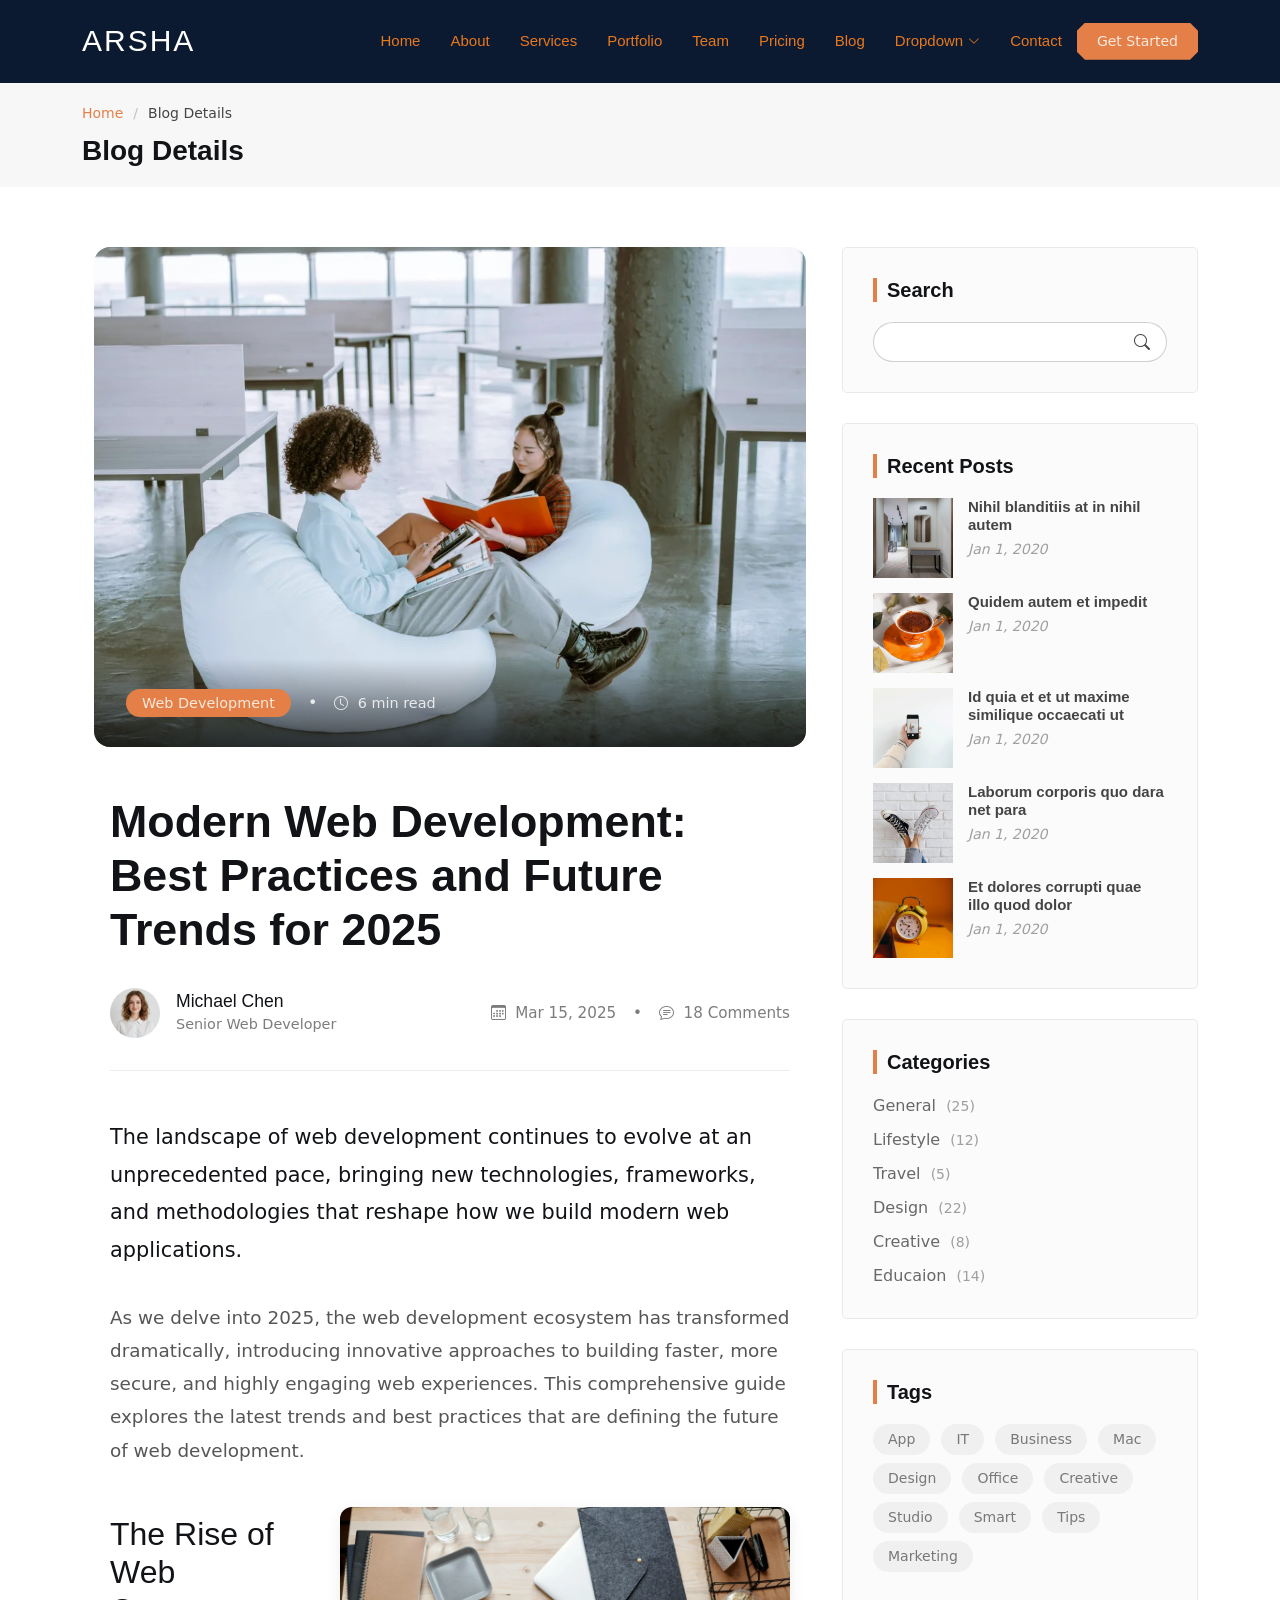
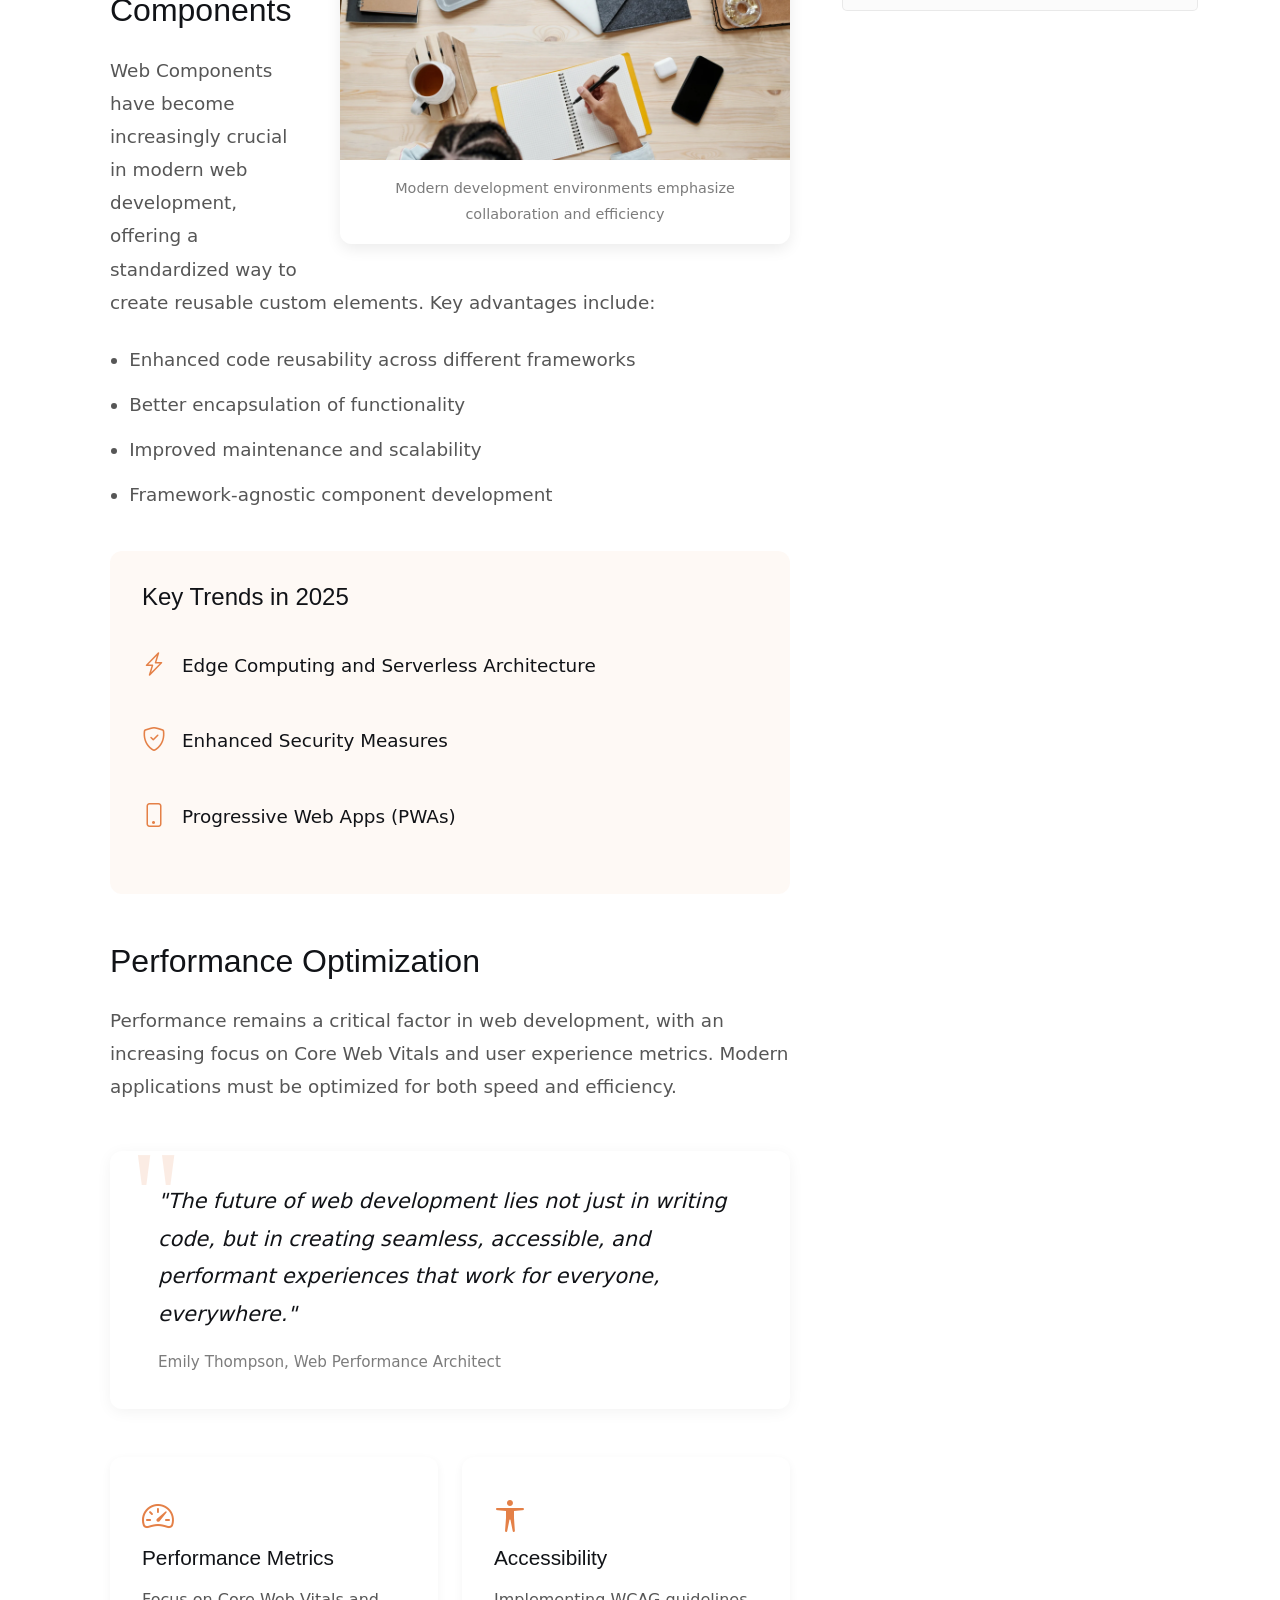
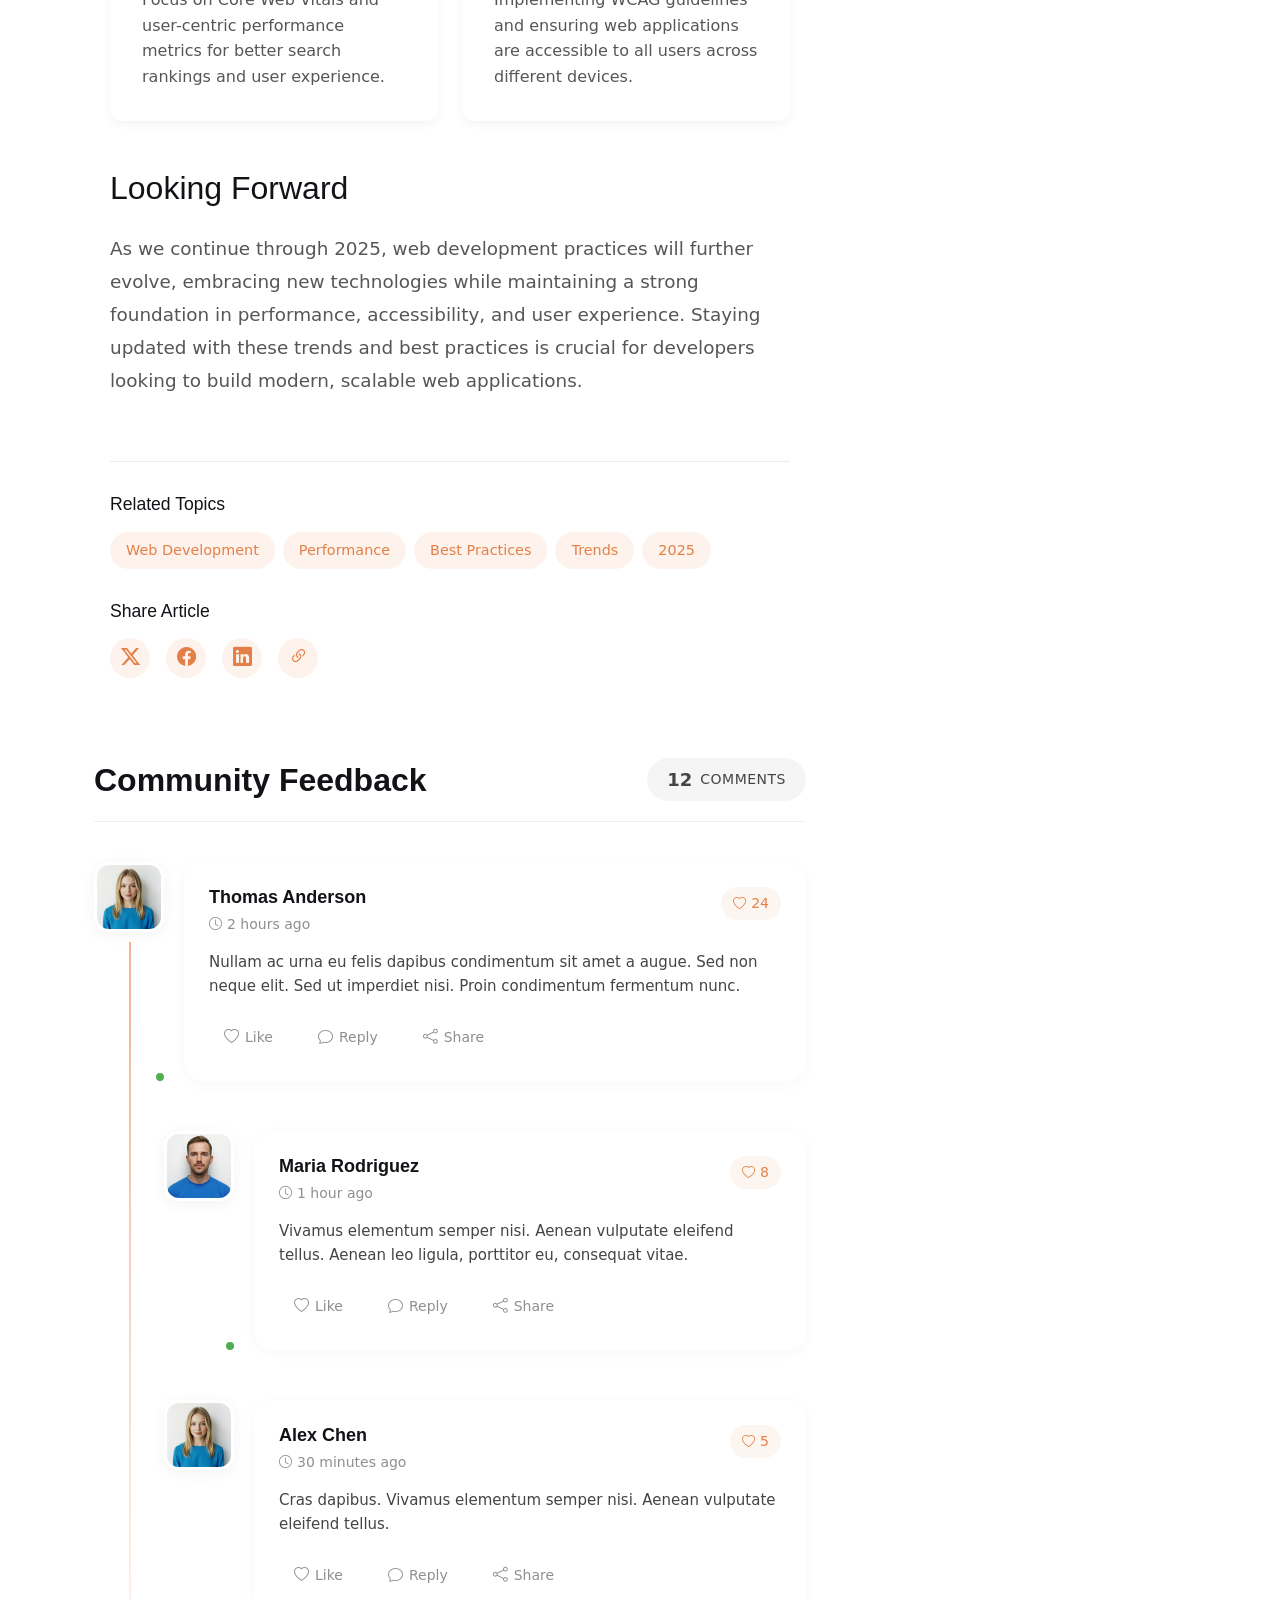
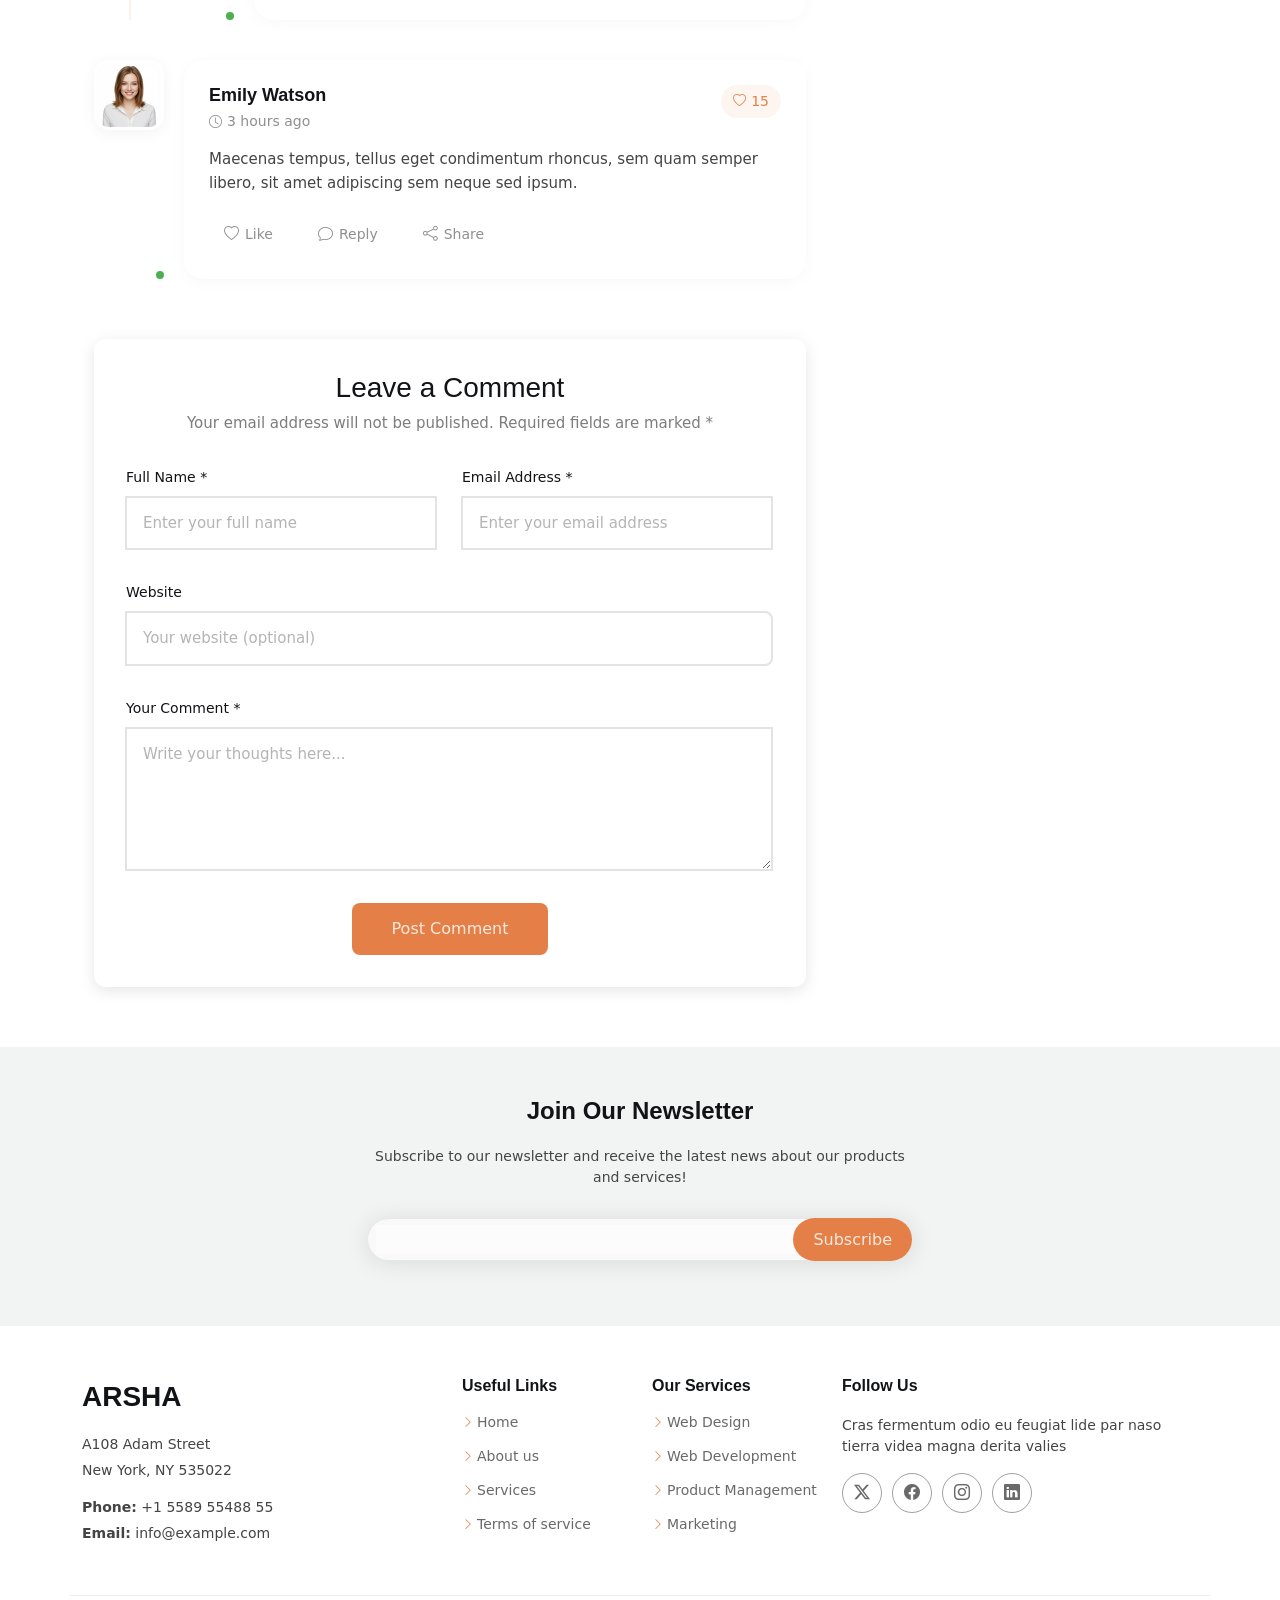
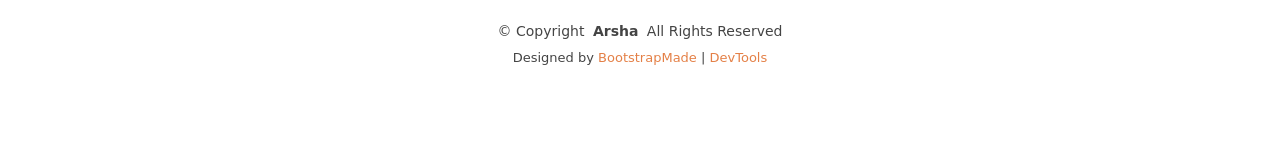
<file: blog-details.html>
<!DOCTYPE html>
<html lang="en">

<head>
  <meta charset="utf-8">
  <meta content="width=device-width, initial-scale=1.0" name="viewport">
  <title>Blog Details - Arsha Bootstrap Template</title>
  <meta name="description" content="">
  <meta name="keywords" content="">

  <!-- Favicons -->
  <link href="assets/img/favicon.png" rel="icon">
  <link href="assets/img/apple-touch-icon.png" rel="apple-touch-icon">

  <!-- Fonts -->
  <link href="https://fonts.googleapis.com" rel="preconnect">
  <link href="https://fonts.gstatic.com" rel="preconnect" crossorigin>
  <link href="https://fonts.googleapis.com/css2?family=Open+Sans:ital,wght@0,300;0,400;0,500;0,600;0,700;0,800;1,300;1,400;1,500;1,600;1,700;1,800&family=Poppins:ital,wght@0,100;0,200;0,300;0,400;0,500;0,600;0,700;0,800;0,900;1,100;1,200;1,300;1,400;1,500;1,600;1,700;1,800;1,900&family=Jost:ital,wght@0,100;0,200;0,300;0,400;0,500;0,600;0,700;0,800;0,900;1,100;1,200;1,300;1,400;1,500;1,600;1,700;1,800;1,900&display=swap" rel="stylesheet">

  <!-- Vendor CSS Files -->
  <link href="assets/vendor/bootstrap/css/bootstrap.min.css" rel="stylesheet">
  <link href="assets/vendor/bootstrap-icons/bootstrap-icons.css" rel="stylesheet">
  <link href="assets/vendor/aos/aos.css" rel="stylesheet">
  <link href="assets/vendor/glightbox/css/glightbox.min.css" rel="stylesheet">
  <link href="assets/vendor/swiper/swiper-bundle.min.css" rel="stylesheet">

  <!-- Main CSS File -->
  <link href="assets/css/main.css" rel="stylesheet">

  <!-- =======================================================
  * Template Name: Arsha
  * Template URL: https://bootstrapmade.com/arsha-free-bootstrap-html-template-corporate/
  * Updated: Feb 22 2025 with Bootstrap v5.3.3
  * Author: BootstrapMade.com
  * License: https://bootstrapmade.com/license/
  ======================================================== -->
</head>

<body class="blog-details-page">

  <header id="header" class="header d-flex align-items-center sticky-top">
    <div class="container-fluid container-xl position-relative d-flex align-items-center">

      <a href="index.html" class="logo d-flex align-items-center me-auto">
        <!-- Uncomment the line below if you also wish to use an image logo -->
        <!-- <img src="assets/img/logo.webp" alt=""> -->
        <h1 class="sitename">Arsha</h1>
      </a>

      <nav id="navmenu" class="navmenu">
        <ul>
          <li><a href="#hero">Home</a></li>
          <li><a href="#about">About</a></li>
          <li><a href="#services">Services</a></li>
          <li><a href="#portfolio">Portfolio</a></li>
          <li><a href="#team">Team</a></li>
          <li><a href="#pricing">Pricing</a></li>
          <li><a href="blog.html">Blog</a></li>
          <li class="dropdown"><a href="#"><span>Dropdown</span> <i class="bi bi-chevron-down toggle-dropdown"></i></a>
            <ul>
              <li><a href="#">Dropdown 1</a></li>
              <li class="dropdown"><a href="#"><span>Deep Dropdown</span> <i class="bi bi-chevron-down toggle-dropdown"></i></a>
                <ul>
                  <li><a href="#">Deep Dropdown 1</a></li>
                  <li><a href="#">Deep Dropdown 2</a></li>
                  <li><a href="#">Deep Dropdown 3</a></li>
                  <li><a href="#">Deep Dropdown 4</a></li>
                  <li><a href="#">Deep Dropdown 5</a></li>
                </ul>
              </li>
              <li><a href="#">Dropdown 2</a></li>
              <li><a href="#">Dropdown 3</a></li>
              <li><a href="#">Dropdown 4</a></li>
            </ul>
          </li>
          <li><a href="#contact">Contact</a></li>
        </ul>
        <i class="mobile-nav-toggle d-xl-none bi bi-list"></i>
      </nav>

      <a class="btn-getstarted" href="#about">Get Started</a>

    </div>
  </header>

  <main class="main">

    <!-- Page Title -->
    <div class="page-title" data-aos="fade">
      <div class="container">
        <nav class="breadcrumbs">
          <ol>
            <li><a href="index.html">Home</a></li>
            <li class="current">Blog Details</li>
          </ol>
        </nav>
        <h1>Blog Details</h1>
      </div>
    </div><!-- End Page Title -->

    <div class="container">
      <div class="row">

        <div class="col-lg-8">

          <!-- Blog Details Section -->
          <section id="blog-details" class="blog-details section">
            <div class="container" data-aos="fade-up">

              <article class="article">

                <div class="hero-img" data-aos="zoom-in">
                  <img src="assets/img/blog/blog-post-3.webp" alt="Featured blog image" class="img-fluid" loading="lazy">
                  <div class="meta-overlay">
                    <div class="meta-categories">
                      <a href="#" class="category">Web Development</a>
                      <span class="divider">•</span>
                      <span class="reading-time"><i class="bi bi-clock"></i> 6 min read</span>
                    </div>
                  </div>
                </div>

                <div class="article-content" data-aos="fade-up" data-aos-delay="100">
                  <div class="content-header">
                    <h1 class="title">Modern Web Development: Best Practices and Future Trends for 2025</h1>

                    <div class="author-info">
                      <div class="author-details">
                        <img src="assets/img/person/person-f-8.webp" alt="Author" class="author-img">
                        <div class="info">
                          <h4>Michael Chen</h4>
                          <span class="role">Senior Web Developer</span>
                        </div>
                      </div>
                      <div class="post-meta">
                        <span class="date"><i class="bi bi-calendar3"></i> Mar 15, 2025</span>
                        <span class="divider">•</span>
                        <span class="comments"><i class="bi bi-chat-text"></i> 18 Comments</span>
                      </div>
                    </div>
                  </div>

                  <div class="content">
                    <p class="lead">
                      The landscape of web development continues to evolve at an unprecedented pace, bringing new technologies, frameworks, and methodologies that reshape how we build modern web applications.
                    </p>

                    <p>
                      As we delve into 2025, the web development ecosystem has transformed dramatically, introducing innovative approaches to building faster, more secure, and highly engaging web experiences. This comprehensive guide explores the latest trends and best practices that are defining the future of web development.
                    </p>

                    <div class="content-image right-aligned">
                      <img src="assets/img/blog/blog-hero-2.webp" class="img-fluid" alt="Modern web development tools" loading="lazy">
                      <figcaption>Modern development environments emphasize collaboration and efficiency</figcaption>
                    </div>

                    <h2>The Rise of Web Components</h2>
                    <p>
                      Web Components have become increasingly crucial in modern web development, offering a standardized way to create reusable custom elements. Key advantages include:
                    </p>
                    <ul>
                      <li>Enhanced code reusability across different frameworks</li>
                      <li>Better encapsulation of functionality</li>
                      <li>Improved maintenance and scalability</li>
                      <li>Framework-agnostic component development</li>
                    </ul>

                    <div class="highlight-box">
                      <h3>Key Trends in 2025</h3>
                      <ul class="trend-list">
                        <li>
                          <i class="bi bi-lightning-charge"></i>
                          <span>Edge Computing and Serverless Architecture</span>
                        </li>
                        <li>
                          <i class="bi bi-shield-check"></i>
                          <span>Enhanced Security Measures</span>
                        </li>
                        <li>
                          <i class="bi bi-phone"></i>
                          <span>Progressive Web Apps (PWAs)</span>
                        </li>
                      </ul>
                    </div>

                    <h2>Performance Optimization</h2>
                    <p>
                      Performance remains a critical factor in web development, with an increasing focus on Core Web Vitals and user experience metrics. Modern applications must be optimized for both speed and efficiency.
                    </p>

                    <blockquote>
                      <p>
                        "The future of web development lies not just in writing code, but in creating seamless, accessible, and performant experiences that work for everyone, everywhere."
                      </p>
                      <cite>Emily Thompson, Web Performance Architect</cite>
                    </blockquote>

                    <div class="content-grid">
                      <div class="row g-4">
                        <div class="col-md-6">
                          <div class="info-card">
                            <i class="bi bi-speedometer2"></i>
                            <h4>Performance Metrics</h4>
                            <p>Focus on Core Web Vitals and user-centric performance metrics for better search rankings and user experience.</p>
                          </div>
                        </div>
                        <div class="col-md-6">
                          <div class="info-card">
                            <i class="bi bi-universal-access"></i>
                            <h4>Accessibility</h4>
                            <p>Implementing WCAG guidelines and ensuring web applications are accessible to all users across different devices.</p>
                          </div>
                        </div>
                      </div>
                    </div>

                    <h2>Looking Forward</h2>
                    <p>
                      As we continue through 2025, web development practices will further evolve, embracing new technologies while maintaining a strong foundation in performance, accessibility, and user experience. Staying updated with these trends and best practices is crucial for developers looking to build modern, scalable web applications.
                    </p>
                  </div>

                  <div class="meta-bottom">
                    <div class="tags-section">
                      <h4>Related Topics</h4>
                      <div class="tags">
                        <a href="#" class="tag">Web Development</a>
                        <a href="#" class="tag">Performance</a>
                        <a href="#" class="tag">Best Practices</a>
                        <a href="#" class="tag">Trends</a>
                        <a href="#" class="tag">2025</a>
                      </div>
                    </div>

                    <div class="share-section">
                      <h4>Share Article</h4>
                      <div class="social-links">
                        <a href="#" class="twitter"><i class="bi bi-twitter-x"></i></a>
                        <a href="#" class="facebook"><i class="bi bi-facebook"></i></a>
                        <a href="#" class="linkedin"><i class="bi bi-linkedin"></i></a>
                        <a href="#" class="copy-link" title="Copy Link"><i class="bi bi-link-45deg"></i></a>
                      </div>
                    </div>
                  </div>
                </div>

              </article>

            </div>
          </section><!-- /Blog Details Section -->

          <!-- Blog Comments Section -->
          <section id="blog-comments" class="blog-comments section">

            <div class="container" data-aos="fade-up" data-aos-delay="100">

              <div class="blog-comments-4">
                <div class="comments-header">
                  <h3 class="title">Community Feedback</h3>
                  <div class="comments-stats">
                    <span class="count">12</span>
                    <span class="label">Comments</span>
                  </div>
                </div>

                <div class="comments-container">
                  <!-- Comment #1 -->
                  <div class="comment-thread">
                    <div class="comment-box">
                      <div class="comment-wrapper">
                        <div class="avatar-wrapper">
                          <img src="assets/img/person/person-f-9.webp" alt="Avatar" loading="lazy">
                          <span class="status-indicator"></span>
                        </div>

                        <div class="comment-content">
                          <div class="comment-header">
                            <div class="user-info">
                              <h4>Thomas Anderson</h4>
                              <span class="time-badge">
                                <i class="bi bi-clock"></i>
                                2 hours ago
                              </span>
                            </div>
                            <div class="engagement">
                              <span class="likes">
                                <i class="bi bi-heart"></i>
                                24
                              </span>
                            </div>
                          </div>

                          <div class="comment-body">
                            <p>Nullam ac urna eu felis dapibus condimentum sit amet a augue. Sed non neque elit. Sed ut imperdiet nisi. Proin condimentum fermentum nunc.</p>
                          </div>

                          <div class="comment-actions">
                            <button class="action-btn like-btn" aria-label="Like comment">
                              <i class="bi bi-heart"></i>
                              <span>Like</span>
                            </button>
                            <button class="action-btn reply-btn" aria-label="Reply to comment">
                              <i class="bi bi-chat"></i>
                              <span>Reply</span>
                            </button>
                            <button class="action-btn share-btn" aria-label="Share comment">
                              <i class="bi bi-share"></i>
                              <span>Share</span>
                            </button>
                          </div>
                        </div>
                      </div>
                    </div>

                    <!-- Replies Container -->
                    <div class="replies-container">
                      <!-- Reply #1 -->
                      <div class="comment-box reply">
                        <div class="comment-wrapper">
                          <div class="avatar-wrapper">
                            <img src="assets/img/person/person-m-9.webp" alt="Avatar" loading="lazy">
                            <span class="status-indicator"></span>
                          </div>

                          <div class="comment-content">
                            <div class="comment-header">
                              <div class="user-info">
                                <h4>Maria Rodriguez</h4>
                                <span class="time-badge">
                                  <i class="bi bi-clock"></i>
                                  1 hour ago
                                </span>
                              </div>
                              <div class="engagement">
                                <span class="likes">
                                  <i class="bi bi-heart"></i>
                                  8
                                </span>
                              </div>
                            </div>

                            <div class="comment-body">
                              <p>Vivamus elementum semper nisi. Aenean vulputate eleifend tellus. Aenean leo ligula, porttitor eu, consequat vitae.</p>
                            </div>

                            <div class="comment-actions">
                              <button class="action-btn like-btn" aria-label="Like comment">
                                <i class="bi bi-heart"></i>
                                <span>Like</span>
                              </button>
                              <button class="action-btn reply-btn" aria-label="Reply to comment">
                                <i class="bi bi-chat"></i>
                                <span>Reply</span>
                              </button>
                              <button class="action-btn share-btn" aria-label="Share comment">
                                <i class="bi bi-share"></i>
                                <span>Share</span>
                              </button>
                            </div>
                          </div>
                        </div>
                      </div>

                      <!-- Reply #2 -->
                      <div class="comment-box reply">
                        <div class="comment-wrapper">
                          <div class="avatar-wrapper">
                            <img src="assets/img/person/person-f-9.webp" alt="Avatar" loading="lazy">
                            <span class="status-indicator"></span>
                          </div>

                          <div class="comment-content">
                            <div class="comment-header">
                              <div class="user-info">
                                <h4>Alex Chen</h4>
                                <span class="time-badge">
                                  <i class="bi bi-clock"></i>
                                  30 minutes ago
                                </span>
                              </div>
                              <div class="engagement">
                                <span class="likes">
                                  <i class="bi bi-heart"></i>
                                  5
                                </span>
                              </div>
                            </div>

                            <div class="comment-body">
                              <p>Cras dapibus. Vivamus elementum semper nisi. Aenean vulputate eleifend tellus.</p>
                            </div>

                            <div class="comment-actions">
                              <button class="action-btn like-btn" aria-label="Like comment">
                                <i class="bi bi-heart"></i>
                                <span>Like</span>
                              </button>
                              <button class="action-btn reply-btn" aria-label="Reply to comment">
                                <i class="bi bi-chat"></i>
                                <span>Reply</span>
                              </button>
                              <button class="action-btn share-btn" aria-label="Share comment">
                                <i class="bi bi-share"></i>
                                <span>Share</span>
                              </button>
                            </div>
                          </div>
                        </div>
                      </div>
                    </div>
                  </div>

                  <!-- Comment #2 -->
                  <div class="comment-thread">
                    <div class="comment-box">
                      <div class="comment-wrapper">
                        <div class="avatar-wrapper">
                          <img src="assets/img/person/person-f-7.webp" alt="Avatar" loading="lazy">
                          <span class="status-indicator"></span>
                        </div>

                        <div class="comment-content">
                          <div class="comment-header">
                            <div class="user-info">
                              <h4>Emily Watson</h4>
                              <span class="time-badge">
                                <i class="bi bi-clock"></i>
                                3 hours ago
                              </span>
                            </div>
                            <div class="engagement">
                              <span class="likes">
                                <i class="bi bi-heart"></i>
                                15
                              </span>
                            </div>
                          </div>

                          <div class="comment-body">
                            <p>Maecenas tempus, tellus eget condimentum rhoncus, sem quam semper libero, sit amet adipiscing sem neque sed ipsum.</p>
                          </div>

                          <div class="comment-actions">
                            <button class="action-btn like-btn" aria-label="Like comment">
                              <i class="bi bi-heart"></i>
                              <span>Like</span>
                            </button>
                            <button class="action-btn reply-btn" aria-label="Reply to comment">
                              <i class="bi bi-chat"></i>
                              <span>Reply</span>
                            </button>
                            <button class="action-btn share-btn" aria-label="Share comment">
                              <i class="bi bi-share"></i>
                              <span>Share</span>
                            </button>
                          </div>
                        </div>
                      </div>
                    </div>
                  </div>
                </div>
              </div>

            </div>

          </section><!-- /Blog Comments Section -->

          <!-- Blog Comment Form Section -->
          <section id="blog-comment-form" class="blog-comment-form section">

            <div class="container" data-aos="fade-up" data-aos-delay="100">

              <form method="post" role="form">

                <div class="form-header">
                  <h3>Leave a Comment</h3>
                  <p>Your email address will not be published. Required fields are marked *</p>
                </div>

                <div class="row gy-3">
                  <div class="col-md-6">
                    <div class="input-group">
                      <label for="name">Full Name *</label>
                      <input type="text" name="name" id="name" placeholder="Enter your full name" required="">
                      <span class="error-text">Please enter your name</span>
                    </div>
                  </div>

                  <div class="col-md-6">
                    <div class="input-group">
                      <label for="email">Email Address *</label>
                      <input type="email" name="email" id="email" placeholder="Enter your email address" required="">
                      <span class="error-text">Please enter a valid email address</span>
                    </div>
                  </div>

                  <div class="col-12">
                    <div class="input-group">
                      <label for="website">Website</label>
                      <input type="url" name="website" id="website" placeholder="Your website (optional)">
                    </div>
                  </div>

                  <div class="col-12">
                    <div class="input-group">
                      <label for="comment">Your Comment *</label>
                      <textarea name="comment" id="comment" rows="5" placeholder="Write your thoughts here..." required=""></textarea>
                      <span class="error-text">Please enter your comment</span>
                    </div>
                  </div>

                  <div class="col-12 text-center">
                    <button type="submit">Post Comment</button>
                  </div>
                </div>

              </form>

            </div>

          </section><!-- /Blog Comment Form Section -->

        </div>

        <div class="col-lg-4 sidebar">

          <div class="widgets-container" data-aos="fade-up" data-aos-delay="200">

            <!-- Search Widget -->
            <div class="search-widget widget-item">

              <h3 class="widget-title">Search</h3>
              <form action="">
                <input type="text">
                <button type="submit" title="Search"><i class="bi bi-search"></i></button>
              </form>

            </div><!--/Search Widget -->

            <!-- Recent Posts Widget -->
            <div class="recent-posts-widget widget-item">

              <h3 class="widget-title">Recent Posts</h3>

              <div class="post-item">
                <img src="assets/img/blog/blog-post-square-1.webp" alt="" class="flex-shrink-0">
                <div>
                  <h4><a href="blog-details.html">Nihil blanditiis at in nihil autem</a></h4>
                  <time datetime="2020-01-01">Jan 1, 2020</time>
                </div>
              </div><!-- End recent post item-->

              <div class="post-item">
                <img src="assets/img/blog/blog-post-square-2.webp" alt="" class="flex-shrink-0">
                <div>
                  <h4><a href="blog-details.html">Quidem autem et impedit</a></h4>
                  <time datetime="2020-01-01">Jan 1, 2020</time>
                </div>
              </div><!-- End recent post item-->

              <div class="post-item">
                <img src="assets/img/blog/blog-post-square-3.webp" alt="" class="flex-shrink-0">
                <div>
                  <h4><a href="blog-details.html">Id quia et et ut maxime similique occaecati ut</a></h4>
                  <time datetime="2020-01-01">Jan 1, 2020</time>
                </div>
              </div><!-- End recent post item-->

              <div class="post-item">
                <img src="assets/img/blog/blog-post-square-4.webp" alt="" class="flex-shrink-0">
                <div>
                  <h4><a href="blog-details.html">Laborum corporis quo dara net para</a></h4>
                  <time datetime="2020-01-01">Jan 1, 2020</time>
                </div>
              </div><!-- End recent post item-->

              <div class="post-item">
                <img src="assets/img/blog/blog-post-square-5.webp" alt="" class="flex-shrink-0">
                <div>
                  <h4><a href="blog-details.html">Et dolores corrupti quae illo quod dolor</a></h4>
                  <time datetime="2020-01-01">Jan 1, 2020</time>
                </div>
              </div><!-- End recent post item-->

            </div><!--/Recent Posts Widget -->

            <!-- Categories Widget -->
            <div class="categories-widget widget-item">

              <h3 class="widget-title">Categories</h3>
              <ul class="mt-3">
                <li><a href="#">General <span>(25)</span></a></li>
                <li><a href="#">Lifestyle <span>(12)</span></a></li>
                <li><a href="#">Travel <span>(5)</span></a></li>
                <li><a href="#">Design <span>(22)</span></a></li>
                <li><a href="#">Creative <span>(8)</span></a></li>
                <li><a href="#">Educaion <span>(14)</span></a></li>
              </ul>

            </div><!--/Categories Widget -->

            <!-- Tags Widget -->
            <div class="tags-widget widget-item">

              <h3 class="widget-title">Tags</h3>
              <ul>
                <li><a href="#">App</a></li>
                <li><a href="#">IT</a></li>
                <li><a href="#">Business</a></li>
                <li><a href="#">Mac</a></li>
                <li><a href="#">Design</a></li>
                <li><a href="#">Office</a></li>
                <li><a href="#">Creative</a></li>
                <li><a href="#">Studio</a></li>
                <li><a href="#">Smart</a></li>
                <li><a href="#">Tips</a></li>
                <li><a href="#">Marketing</a></li>
              </ul>

            </div><!--/Tags Widget -->

          </div>

        </div>

      </div>
    </div>

  </main>

  <footer id="footer" class="footer">

    <div class="footer-newsletter">
      <div class="container">
        <div class="row justify-content-center text-center">
          <div class="col-lg-6">
            <h4>Join Our Newsletter</h4>
            <p>Subscribe to our newsletter and receive the latest news about our products and services!</p>
            <form action="forms/newsletter.php" method="post" class="php-email-form">
              <div class="newsletter-form"><input type="email" name="email"><input type="submit" value="Subscribe"></div>
              <div class="loading">Loading</div>
              <div class="error-message"></div>
              <div class="sent-message">Your subscription request has been sent. Thank you!</div>
            </form>
          </div>
        </div>
      </div>
    </div>

    <div class="container footer-top">
      <div class="row gy-4">
        <div class="col-lg-4 col-md-6 footer-about">
          <a href="index.html" class="d-flex align-items-center">
            <span class="sitename">Arsha</span>
          </a>
          <div class="footer-contact pt-3">
            <p>A108 Adam Street</p>
            <p>New York, NY 535022</p>
            <p class="mt-3"><strong>Phone:</strong> <span>+1 5589 55488 55</span></p>
            <p><strong>Email:</strong> <span>info@example.com</span></p>
          </div>
        </div>

        <div class="col-lg-2 col-md-3 footer-links">
          <h4>Useful Links</h4>
          <ul>
            <li><i class="bi bi-chevron-right"></i> <a href="#">Home</a></li>
            <li><i class="bi bi-chevron-right"></i> <a href="#">About us</a></li>
            <li><i class="bi bi-chevron-right"></i> <a href="#">Services</a></li>
            <li><i class="bi bi-chevron-right"></i> <a href="#">Terms of service</a></li>
          </ul>
        </div>

        <div class="col-lg-2 col-md-3 footer-links">
          <h4>Our Services</h4>
          <ul>
            <li><i class="bi bi-chevron-right"></i> <a href="#">Web Design</a></li>
            <li><i class="bi bi-chevron-right"></i> <a href="#">Web Development</a></li>
            <li><i class="bi bi-chevron-right"></i> <a href="#">Product Management</a></li>
            <li><i class="bi bi-chevron-right"></i> <a href="#">Marketing</a></li>
          </ul>
        </div>

        <div class="col-lg-4 col-md-12">
          <h4>Follow Us</h4>
          <p>Cras fermentum odio eu feugiat lide par naso tierra videa magna derita valies</p>
          <div class="social-links d-flex">
            <a href=""><i class="bi bi-twitter-x"></i></a>
            <a href=""><i class="bi bi-facebook"></i></a>
            <a href=""><i class="bi bi-instagram"></i></a>
            <a href=""><i class="bi bi-linkedin"></i></a>
          </div>
        </div>

      </div>
    </div>

    <div class="container copyright text-center mt-4">
      <p>© <span>Copyright</span> <strong class="px-1 sitename">Arsha</strong> <span>All Rights Reserved</span></p>
      <div class="credits">
        <!-- All the links in the footer should remain intact. -->
        <!-- You can delete the links only if you've purchased the pro version. -->
        <!-- Licensing information: https://bootstrapmade.com/license/ -->
        <!-- Purchase the pro version with working PHP/AJAX contact form: [buy-url] -->
        Designed by <a href="https://bootstrapmade.com/">BootstrapMade</a> | <a href="https://bootstrapmade.com/tools/">DevTools</a>
      </div>
    </div>

  </footer>

  <!-- Scroll Top -->
  <a href="#" id="scroll-top" class="scroll-top d-flex align-items-center justify-content-center"><i class="bi bi-arrow-up-short"></i></a>

  <!-- Preloader -->
  <div id="preloader"></div>

  <!-- Vendor JS Files -->
  <script src="assets/vendor/bootstrap/js/bootstrap.bundle.min.js"></script>
  <script src="assets/vendor/php-email-form/validate.js"></script>
  <script src="assets/vendor/aos/aos.js"></script>
  <script src="assets/vendor/glightbox/js/glightbox.min.js"></script>
  <script src="assets/vendor/swiper/swiper-bundle.min.js"></script>
  <script src="assets/vendor/waypoints/noframework.waypoints.js"></script>
  <script src="assets/vendor/imagesloaded/imagesloaded.pkgd.min.js"></script>
  <script src="assets/vendor/isotope-layout/isotope.pkgd.min.js"></script>

  <!-- Main JS File -->
  <script src="assets/js/main.js"></script>

</body>

</html>
</file>
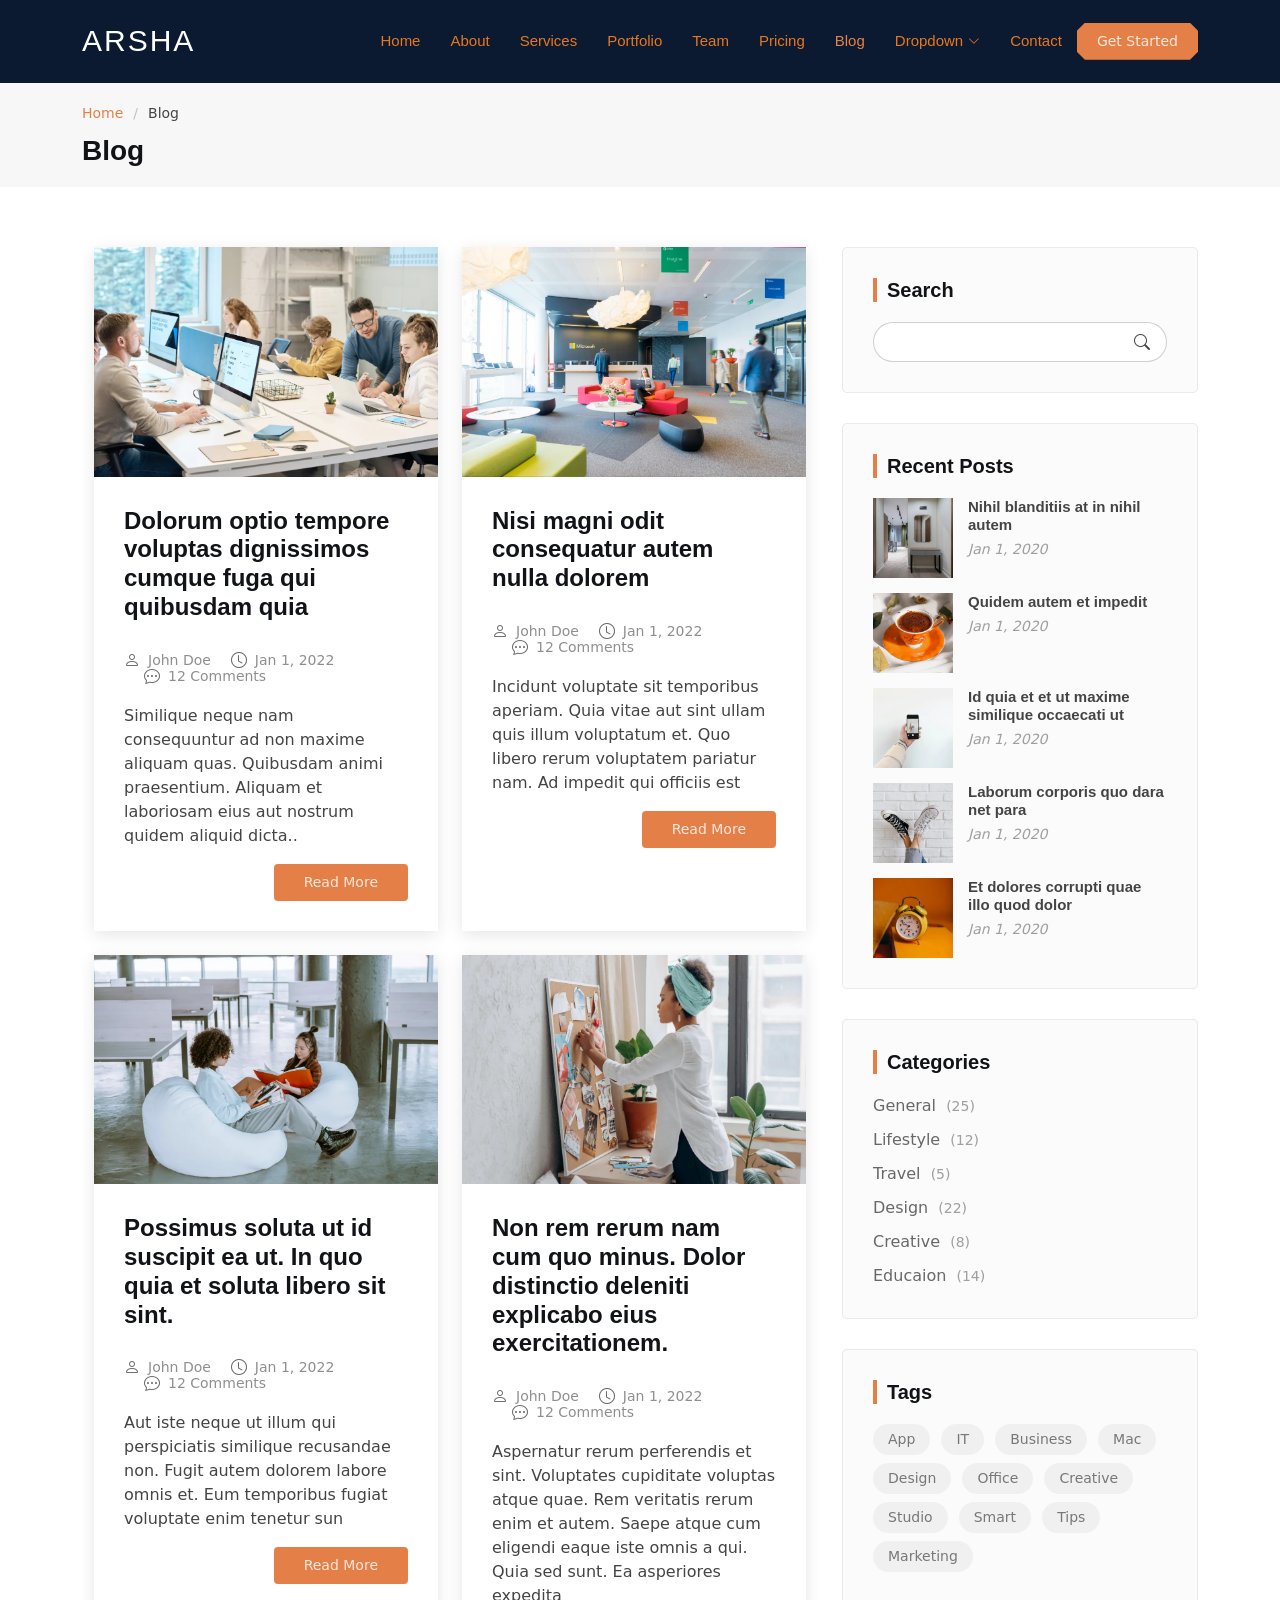
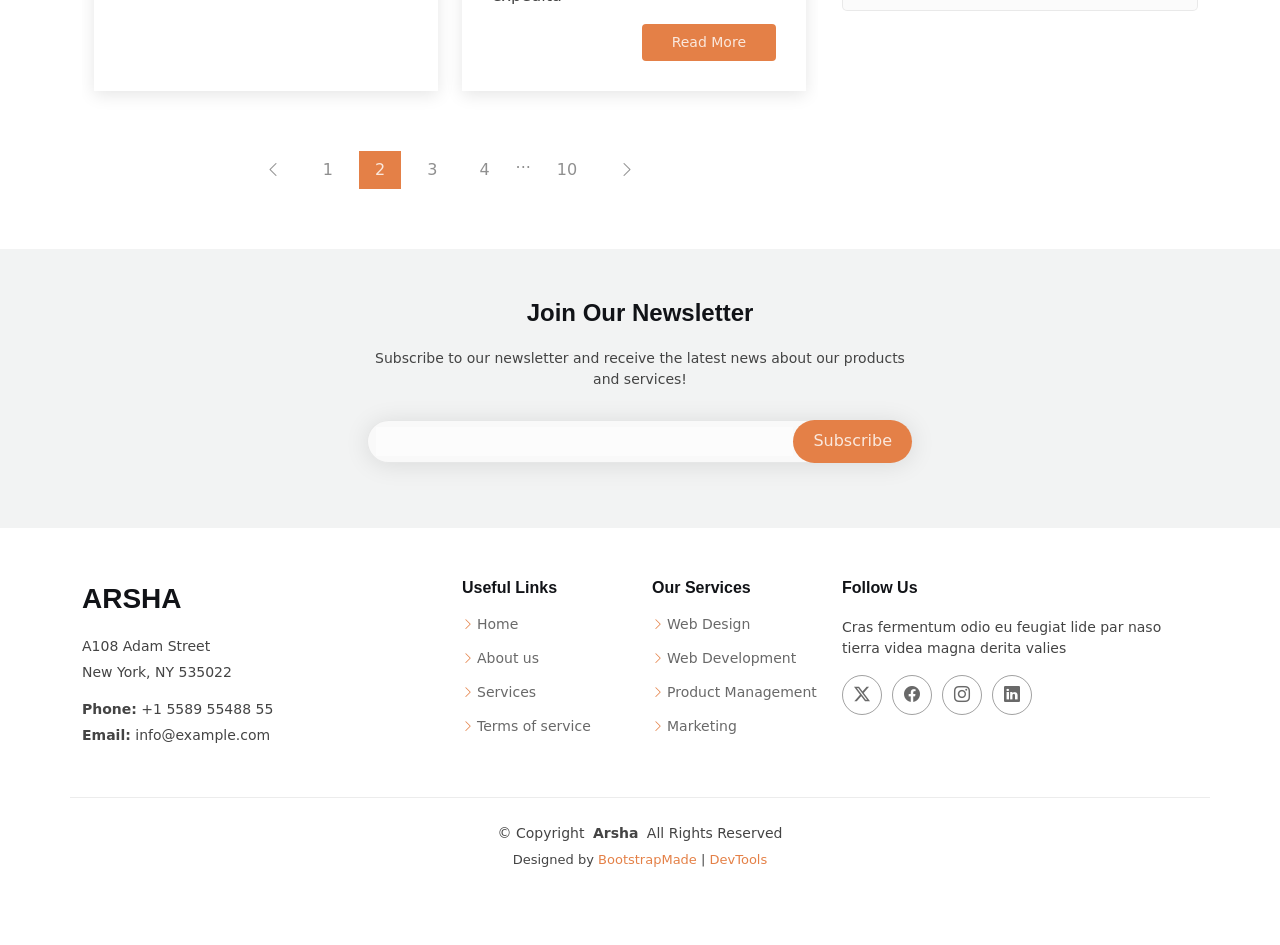
<file: blog.html>
<!DOCTYPE html>
<html lang="en">

<head>
  <meta charset="utf-8">
  <meta content="width=device-width, initial-scale=1.0" name="viewport">
  <title>Blog - Arsha Bootstrap Template</title>
  <meta name="description" content="">
  <meta name="keywords" content="">

  <!-- Favicons -->
  <link href="assets/img/favicon.png" rel="icon">
  <link href="assets/img/apple-touch-icon.png" rel="apple-touch-icon">

  <!-- Fonts -->
  <link href="https://fonts.googleapis.com" rel="preconnect">
  <link href="https://fonts.gstatic.com" rel="preconnect" crossorigin>
  <link href="https://fonts.googleapis.com/css2?family=Open+Sans:ital,wght@0,300;0,400;0,500;0,600;0,700;0,800;1,300;1,400;1,500;1,600;1,700;1,800&family=Poppins:ital,wght@0,100;0,200;0,300;0,400;0,500;0,600;0,700;0,800;0,900;1,100;1,200;1,300;1,400;1,500;1,600;1,700;1,800;1,900&family=Jost:ital,wght@0,100;0,200;0,300;0,400;0,500;0,600;0,700;0,800;0,900;1,100;1,200;1,300;1,400;1,500;1,600;1,700;1,800;1,900&display=swap" rel="stylesheet">

  <!-- Vendor CSS Files -->
  <link href="assets/vendor/bootstrap/css/bootstrap.min.css" rel="stylesheet">
  <link href="assets/vendor/bootstrap-icons/bootstrap-icons.css" rel="stylesheet">
  <link href="assets/vendor/aos/aos.css" rel="stylesheet">
  <link href="assets/vendor/glightbox/css/glightbox.min.css" rel="stylesheet">
  <link href="assets/vendor/swiper/swiper-bundle.min.css" rel="stylesheet">

  <!-- Main CSS File -->
  <link href="assets/css/main.css" rel="stylesheet">

  <!-- =======================================================
  * Template Name: Arsha
  * Template URL: https://bootstrapmade.com/arsha-free-bootstrap-html-template-corporate/
  * Updated: Feb 22 2025 with Bootstrap v5.3.3
  * Author: BootstrapMade.com
  * License: https://bootstrapmade.com/license/
  ======================================================== -->
</head>

<body class="blog-page">

  <header id="header" class="header d-flex align-items-center sticky-top">
    <div class="container-fluid container-xl position-relative d-flex align-items-center">

      <a href="index.html" class="logo d-flex align-items-center me-auto">
        <!-- Uncomment the line below if you also wish to use an image logo -->
        <!-- <img src="assets/img/logo.webp" alt=""> -->
        <h1 class="sitename">Arsha</h1>
      </a>

      <nav id="navmenu" class="navmenu">
        <ul>
          <li><a href="#hero">Home</a></li>
          <li><a href="#about">About</a></li>
          <li><a href="#services">Services</a></li>
          <li><a href="#portfolio">Portfolio</a></li>
          <li><a href="#team">Team</a></li>
          <li><a href="#pricing">Pricing</a></li>
          <li><a href="blog.html" class="active">Blog</a></li>
          <li class="dropdown"><a href="#"><span>Dropdown</span> <i class="bi bi-chevron-down toggle-dropdown"></i></a>
            <ul>
              <li><a href="#">Dropdown 1</a></li>
              <li class="dropdown"><a href="#"><span>Deep Dropdown</span> <i class="bi bi-chevron-down toggle-dropdown"></i></a>
                <ul>
                  <li><a href="#">Deep Dropdown 1</a></li>
                  <li><a href="#">Deep Dropdown 2</a></li>
                  <li><a href="#">Deep Dropdown 3</a></li>
                  <li><a href="#">Deep Dropdown 4</a></li>
                  <li><a href="#">Deep Dropdown 5</a></li>
                </ul>
              </li>
              <li><a href="#">Dropdown 2</a></li>
              <li><a href="#">Dropdown 3</a></li>
              <li><a href="#">Dropdown 4</a></li>
            </ul>
          </li>
          <li><a href="#contact">Contact</a></li>
        </ul>
        <i class="mobile-nav-toggle d-xl-none bi bi-list"></i>
      </nav>

      <a class="btn-getstarted" href="#about">Get Started</a>

    </div>
  </header>

  <main class="main">

    <!-- Page Title -->
    <div class="page-title" data-aos="fade">
      <div class="container">
        <nav class="breadcrumbs">
          <ol>
            <li><a href="index.html">Home</a></li>
            <li class="current">Blog</li>
          </ol>
        </nav>
        <h1>Blog</h1>
      </div>
    </div><!-- End Page Title -->

    <div class="container">
      <div class="row">

        <div class="col-lg-8">

          <!-- Blog Posts Section -->
          <section id="blog-posts" class="blog-posts section">

            <div class="container" data-aos="fade-up" data-aos-delay="100">

              <div class="row gy-4">

                <div class="col-lg-6">
                  <article>

                    <div class="post-img">
                      <img src="assets/img/blog/blog-post-1.webp" alt="" class="img-fluid">
                    </div>

                    <h2 class="title">
                      <a href="blog-details.html">Dolorum optio tempore voluptas dignissimos cumque fuga qui quibusdam quia</a>
                    </h2>

                    <div class="meta-top">
                      <ul>
                        <li class="d-flex align-items-center"><i class="bi bi-person"></i> <a href="blog-details.html">John Doe</a></li>
                        <li class="d-flex align-items-center"><i class="bi bi-clock"></i> <a href="blog-details.html"><time datetime="2022-01-01">Jan 1, 2022</time></a></li>
                        <li class="d-flex align-items-center"><i class="bi bi-chat-dots"></i> <a href="blog-details.html">12 Comments</a></li>
                      </ul>
                    </div>

                    <div class="content">
                      <p>
                        Similique neque nam consequuntur ad non maxime aliquam quas. Quibusdam animi praesentium. Aliquam et laboriosam eius aut nostrum quidem aliquid dicta..
                      </p>

                      <div class="read-more">
                        <a href="blog-details.html">Read More</a>
                      </div>
                    </div>

                  </article>
                </div><!-- End post list item -->

                <div class="col-lg-6">

                  <article>

                    <div class="post-img">
                      <img src="assets/img/blog/blog-post-2.webp" alt="" class="img-fluid">
                    </div>

                    <h2 class="title">
                      <a href="blog-details.html">Nisi magni odit consequatur autem nulla dolorem</a>
                    </h2>

                    <div class="meta-top">
                      <ul>
                        <li class="d-flex align-items-center"><i class="bi bi-person"></i> <a href="blog-details.html">John Doe</a></li>
                        <li class="d-flex align-items-center"><i class="bi bi-clock"></i> <a href="blog-details.html"><time datetime="2022-01-01">Jan 1, 2022</time></a></li>
                        <li class="d-flex align-items-center"><i class="bi bi-chat-dots"></i> <a href="blog-details.html">12 Comments</a></li>
                      </ul>
                    </div>

                    <div class="content">
                      <p>
                        Incidunt voluptate sit temporibus aperiam. Quia vitae aut sint ullam quis illum voluptatum et. Quo libero rerum voluptatem pariatur nam.
                        Ad impedit qui officiis est</p>
                      <div class="read-more">
                        <a href="blog-details.html">Read More</a>
                      </div>
                    </div>

                  </article>

                </div><!-- End post list item -->

                <div class="col-lg-6">

                  <article>

                    <div class="post-img">
                      <img src="assets/img/blog/blog-post-3.webp" alt="" class="img-fluid">
                    </div>

                    <h2 class="title">
                      <a href="blog-details.html">Possimus soluta ut id suscipit ea ut. In quo quia et soluta libero sit sint.</a>
                    </h2>

                    <div class="meta-top">
                      <ul>
                        <li class="d-flex align-items-center"><i class="bi bi-person"></i> <a href="blog-details.html">John Doe</a></li>
                        <li class="d-flex align-items-center"><i class="bi bi-clock"></i> <a href="blog-details.html"><time datetime="2022-01-01">Jan 1, 2022</time></a></li>
                        <li class="d-flex align-items-center"><i class="bi bi-chat-dots"></i> <a href="blog-details.html">12 Comments</a></li>
                      </ul>
                    </div>

                    <div class="content">
                      <p>
                        Aut iste neque ut illum qui perspiciatis similique recusandae non. Fugit autem dolorem labore omnis et. Eum temporibus fugiat voluptate enim tenetur sun</p>
                      <div class="read-more">
                        <a href="blog-details.html">Read More</a>
                      </div>
                    </div>

                  </article>

                </div><!-- End post list item -->

                <div class="col-lg-6">

                  <article>

                    <div class="post-img">
                      <img src="assets/img/blog/blog-post-4.webp" alt="" class="img-fluid">
                    </div>

                    <h2 class="title">
                      <a href="blog-details.html">Non rem rerum nam cum quo minus. Dolor distinctio deleniti explicabo eius exercitationem.</a>
                    </h2>

                    <div class="meta-top">
                      <ul>
                        <li class="d-flex align-items-center"><i class="bi bi-person"></i> <a href="blog-details.html">John Doe</a></li>
                        <li class="d-flex align-items-center"><i class="bi bi-clock"></i> <a href="blog-details.html"><time datetime="2022-01-01">Jan 1, 2022</time></a></li>
                        <li class="d-flex align-items-center"><i class="bi bi-chat-dots"></i> <a href="blog-details.html">12 Comments</a></li>
                      </ul>
                    </div>

                    <div class="content">
                      <p>
                        Aspernatur rerum perferendis et sint. Voluptates cupiditate voluptas atque quae. Rem veritatis rerum enim et autem. Saepe atque cum eligendi eaque iste omnis a qui.
                        Quia sed sunt. Ea asperiores expedita <br></p>
                      <div class="read-more">
                        <a href="blog-details.html">Read More</a>
                      </div>
                    </div>

                  </article>

                </div><!-- End post list item -->

              </div><!-- End blog posts list -->

            </div>

          </section><!-- /Blog Posts Section -->

          <!-- Pagination 2 Section -->
          <section id="pagination-2" class="pagination-2 section">

            <div class="container">
              <div class="d-flex justify-content-center">
                <ul>
                  <li><a href="#"><i class="bi bi-chevron-left"></i></a></li>
                  <li><a href="#">1</a></li>
                  <li><a href="#" class="active">2</a></li>
                  <li><a href="#">3</a></li>
                  <li><a href="#">4</a></li>
                  <li>...</li>
                  <li><a href="#">10</a></li>
                  <li><a href="#"><i class="bi bi-chevron-right"></i></a></li>
                </ul>
              </div>
            </div>

          </section><!-- /Pagination 2 Section -->

        </div>

        <div class="col-lg-4 sidebar">

          <div class="widgets-container" data-aos="fade-up" data-aos-delay="200">

            <!-- Search Widget -->
            <div class="search-widget widget-item">

              <h3 class="widget-title">Search</h3>
              <form action="">
                <input type="text">
                <button type="submit" title="Search"><i class="bi bi-search"></i></button>
              </form>

            </div><!--/Search Widget -->

            <!-- Recent Posts Widget -->
            <div class="recent-posts-widget widget-item">

              <h3 class="widget-title">Recent Posts</h3>

              <div class="post-item">
                <img src="assets/img/blog/blog-post-square-1.webp" alt="" class="flex-shrink-0">
                <div>
                  <h4><a href="blog-details.html">Nihil blanditiis at in nihil autem</a></h4>
                  <time datetime="2020-01-01">Jan 1, 2020</time>
                </div>
              </div><!-- End recent post item-->

              <div class="post-item">
                <img src="assets/img/blog/blog-post-square-2.webp" alt="" class="flex-shrink-0">
                <div>
                  <h4><a href="blog-details.html">Quidem autem et impedit</a></h4>
                  <time datetime="2020-01-01">Jan 1, 2020</time>
                </div>
              </div><!-- End recent post item-->

              <div class="post-item">
                <img src="assets/img/blog/blog-post-square-3.webp" alt="" class="flex-shrink-0">
                <div>
                  <h4><a href="blog-details.html">Id quia et et ut maxime similique occaecati ut</a></h4>
                  <time datetime="2020-01-01">Jan 1, 2020</time>
                </div>
              </div><!-- End recent post item-->

              <div class="post-item">
                <img src="assets/img/blog/blog-post-square-4.webp" alt="" class="flex-shrink-0">
                <div>
                  <h4><a href="blog-details.html">Laborum corporis quo dara net para</a></h4>
                  <time datetime="2020-01-01">Jan 1, 2020</time>
                </div>
              </div><!-- End recent post item-->

              <div class="post-item">
                <img src="assets/img/blog/blog-post-square-5.webp" alt="" class="flex-shrink-0">
                <div>
                  <h4><a href="blog-details.html">Et dolores corrupti quae illo quod dolor</a></h4>
                  <time datetime="2020-01-01">Jan 1, 2020</time>
                </div>
              </div><!-- End recent post item-->

            </div><!--/Recent Posts Widget -->

            <!-- Categories Widget -->
            <div class="categories-widget widget-item">

              <h3 class="widget-title">Categories</h3>
              <ul class="mt-3">
                <li><a href="#">General <span>(25)</span></a></li>
                <li><a href="#">Lifestyle <span>(12)</span></a></li>
                <li><a href="#">Travel <span>(5)</span></a></li>
                <li><a href="#">Design <span>(22)</span></a></li>
                <li><a href="#">Creative <span>(8)</span></a></li>
                <li><a href="#">Educaion <span>(14)</span></a></li>
              </ul>

            </div><!--/Categories Widget -->

            <!-- Tags Widget -->
            <div class="tags-widget widget-item">

              <h3 class="widget-title">Tags</h3>
              <ul>
                <li><a href="#">App</a></li>
                <li><a href="#">IT</a></li>
                <li><a href="#">Business</a></li>
                <li><a href="#">Mac</a></li>
                <li><a href="#">Design</a></li>
                <li><a href="#">Office</a></li>
                <li><a href="#">Creative</a></li>
                <li><a href="#">Studio</a></li>
                <li><a href="#">Smart</a></li>
                <li><a href="#">Tips</a></li>
                <li><a href="#">Marketing</a></li>
              </ul>

            </div><!--/Tags Widget -->

          </div>

        </div>

      </div>
    </div>

  </main>

  <footer id="footer" class="footer">

    <div class="footer-newsletter">
      <div class="container">
        <div class="row justify-content-center text-center">
          <div class="col-lg-6">
            <h4>Join Our Newsletter</h4>
            <p>Subscribe to our newsletter and receive the latest news about our products and services!</p>
            <form action="forms/newsletter.php" method="post" class="php-email-form">
              <div class="newsletter-form"><input type="email" name="email"><input type="submit" value="Subscribe"></div>
              <div class="loading">Loading</div>
              <div class="error-message"></div>
              <div class="sent-message">Your subscription request has been sent. Thank you!</div>
            </form>
          </div>
        </div>
      </div>
    </div>

    <div class="container footer-top">
      <div class="row gy-4">
        <div class="col-lg-4 col-md-6 footer-about">
          <a href="index.html" class="d-flex align-items-center">
            <span class="sitename">Arsha</span>
          </a>
          <div class="footer-contact pt-3">
            <p>A108 Adam Street</p>
            <p>New York, NY 535022</p>
            <p class="mt-3"><strong>Phone:</strong> <span>+1 5589 55488 55</span></p>
            <p><strong>Email:</strong> <span>info@example.com</span></p>
          </div>
        </div>

        <div class="col-lg-2 col-md-3 footer-links">
          <h4>Useful Links</h4>
          <ul>
            <li><i class="bi bi-chevron-right"></i> <a href="#">Home</a></li>
            <li><i class="bi bi-chevron-right"></i> <a href="#">About us</a></li>
            <li><i class="bi bi-chevron-right"></i> <a href="#">Services</a></li>
            <li><i class="bi bi-chevron-right"></i> <a href="#">Terms of service</a></li>
          </ul>
        </div>

        <div class="col-lg-2 col-md-3 footer-links">
          <h4>Our Services</h4>
          <ul>
            <li><i class="bi bi-chevron-right"></i> <a href="#">Web Design</a></li>
            <li><i class="bi bi-chevron-right"></i> <a href="#">Web Development</a></li>
            <li><i class="bi bi-chevron-right"></i> <a href="#">Product Management</a></li>
            <li><i class="bi bi-chevron-right"></i> <a href="#">Marketing</a></li>
          </ul>
        </div>

        <div class="col-lg-4 col-md-12">
          <h4>Follow Us</h4>
          <p>Cras fermentum odio eu feugiat lide par naso tierra videa magna derita valies</p>
          <div class="social-links d-flex">
            <a href=""><i class="bi bi-twitter-x"></i></a>
            <a href=""><i class="bi bi-facebook"></i></a>
            <a href=""><i class="bi bi-instagram"></i></a>
            <a href=""><i class="bi bi-linkedin"></i></a>
          </div>
        </div>

      </div>
    </div>

    <div class="container copyright text-center mt-4">
      <p>© <span>Copyright</span> <strong class="px-1 sitename">Arsha</strong> <span>All Rights Reserved</span></p>
      <div class="credits">
        <!-- All the links in the footer should remain intact. -->
        <!-- You can delete the links only if you've purchased the pro version. -->
        <!-- Licensing information: https://bootstrapmade.com/license/ -->
        <!-- Purchase the pro version with working PHP/AJAX contact form: [buy-url] -->
        Designed by <a href="https://bootstrapmade.com/">BootstrapMade</a> | <a href="https://bootstrapmade.com/tools/">DevTools</a>
      </div>
    </div>

  </footer>

  <!-- Scroll Top -->
  <a href="#" id="scroll-top" class="scroll-top d-flex align-items-center justify-content-center"><i class="bi bi-arrow-up-short"></i></a>

  <!-- Preloader -->
  <div id="preloader"></div>

  <!-- Vendor JS Files -->
  <script src="assets/vendor/bootstrap/js/bootstrap.bundle.min.js"></script>
  <script src="assets/vendor/php-email-form/validate.js"></script>
  <script src="assets/vendor/aos/aos.js"></script>
  <script src="assets/vendor/glightbox/js/glightbox.min.js"></script>
  <script src="assets/vendor/swiper/swiper-bundle.min.js"></script>
  <script src="assets/vendor/waypoints/noframework.waypoints.js"></script>
  <script src="assets/vendor/imagesloaded/imagesloaded.pkgd.min.js"></script>
  <script src="assets/vendor/isotope-layout/isotope.pkgd.min.js"></script>

  <!-- Main JS File -->
  <script src="assets/js/main.js"></script>

</body>

</html>
</file>
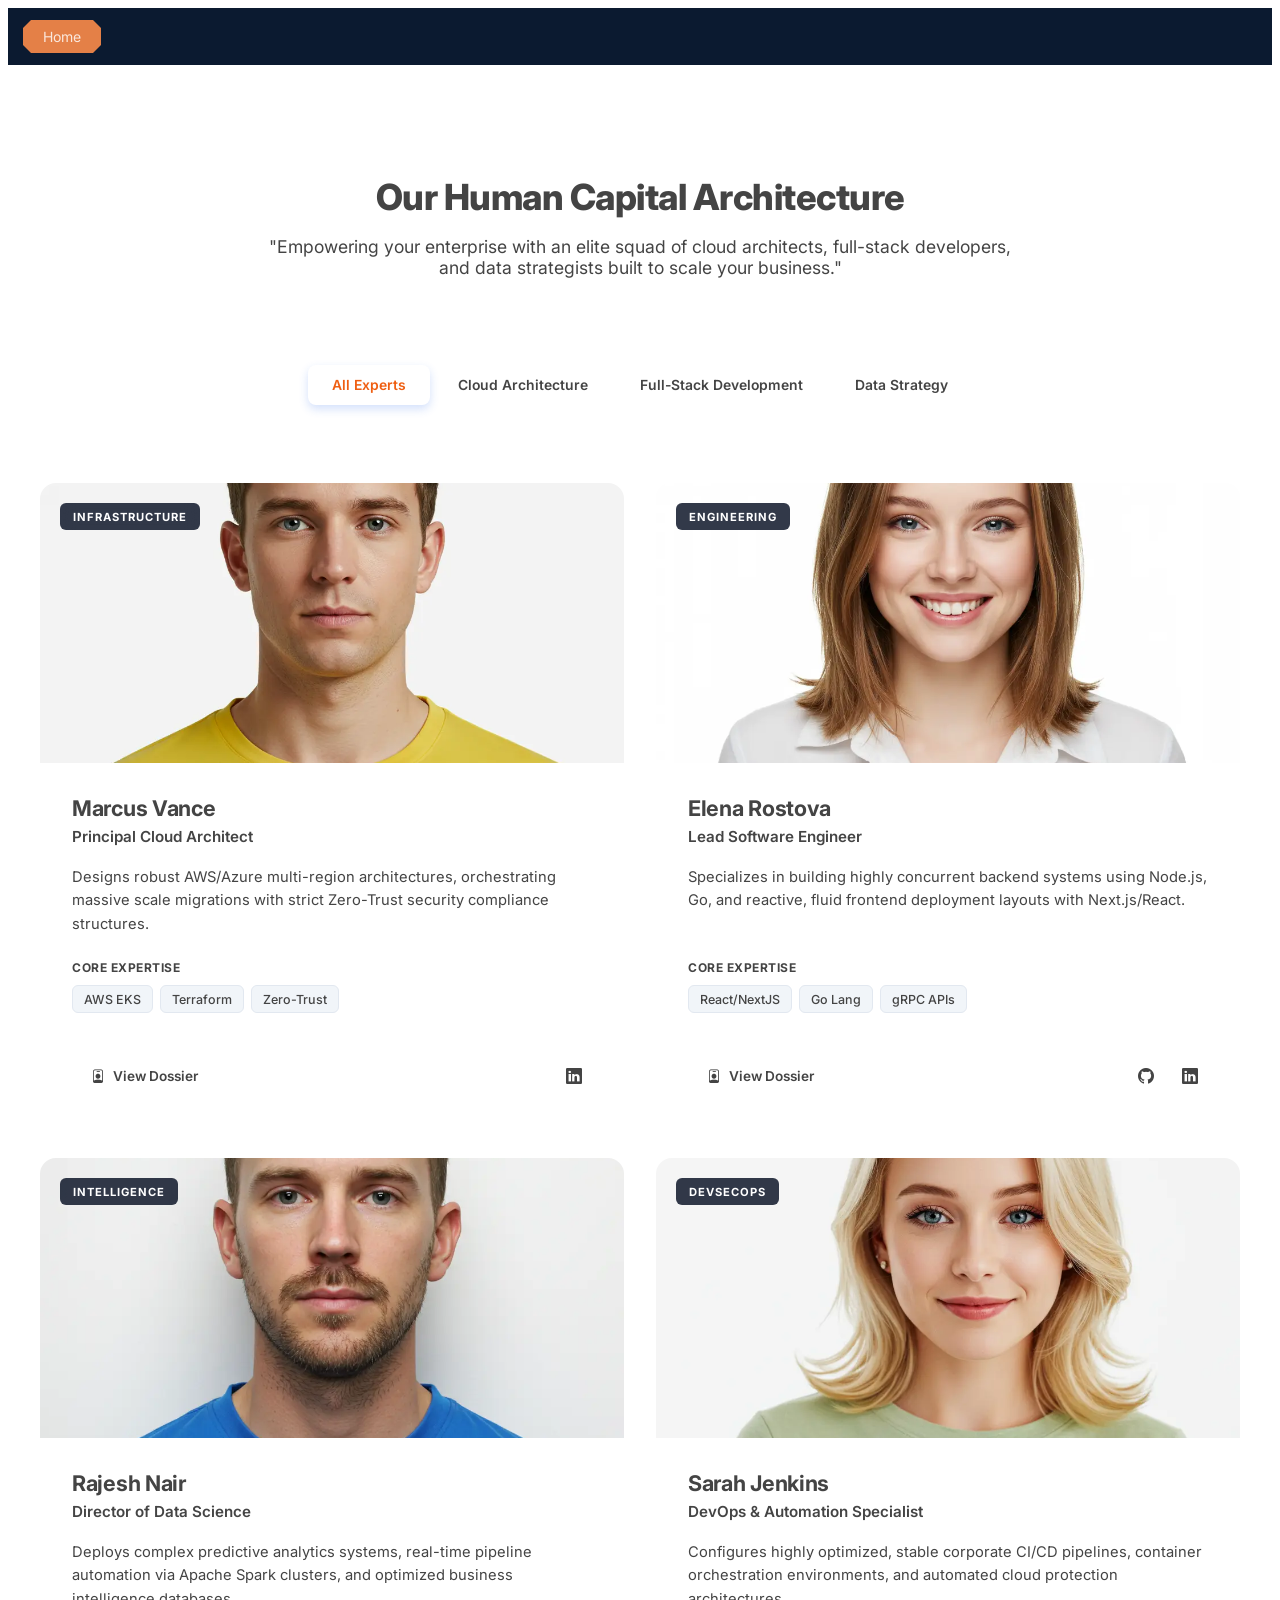
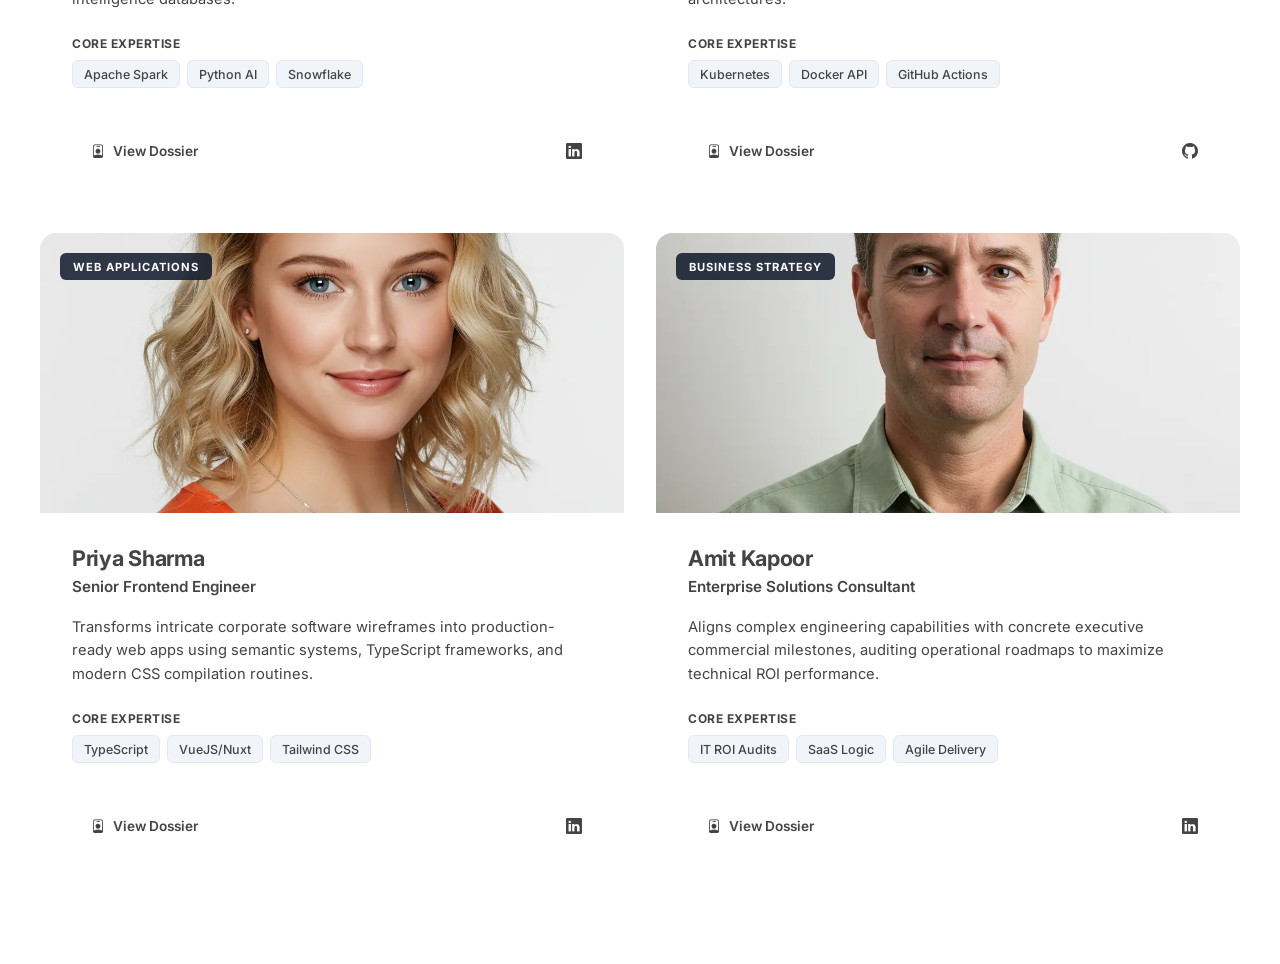
<file: Employee Portfolio.html>
<!DOCTYPE html>
<html lang="en">
<head>
  <meta charset="utf-8">
  <meta content="width=device-width, initial-scale=1.0" name="viewport">
  <title>Elite Human Capital Portfolio - Truerize IQ Strategic Solutions</title>
  <meta name="description" content="Meet the multidisciplinary consultants, principal cloud architects, and data intelligence strategists driving performance and scale at Truerize IQ.">
  
  <link rel="preconnect" href="https://fonts.googleapis.com">
  <link rel="preconnect" href="https://fonts.gstatic.com" crossorigin>
  <link href="https://fonts.googleapis.com/css2?family=Inter:wght@300;400;500;600;700&family=Montserrat:wght@400;500;600;700;800&display=swap" rel="stylesheet">
  
  <link href="https://cdn.jsdelivr.net/npm/bootstrap-icons@1.11.3/font/bootstrap-icons.min.css" rel="stylesheet">
  <link href="assets/css/main.css" rel="stylesheet">
   
</head>
<body>

  <header id="header" class="header d-flex align-items-center fixed-top">
    <div class="container-fluid container-xl position-relative d-flex align-items-center">

      <a href="index.html" class="logo d-flex align-items-center me-auto">
             </a>

      <nav id="navmenu" class="navmenu">
      </nav>
            <a class="btn-getstarted" href="index.html">Home</a>
    </div>
  </header>


  <main>
    <section class="portfolio-section">
      
      <div class="section-title-block">
        <h2>Our Human Capital Architecture</h2>
        <p>"Empowering your enterprise with an elite squad of cloud architects, full-stack developers, and data strategists built to scale your business."</p>
      </div>

      <div class="filter-menu-wrapper">
        <ul class="filter-tabs">
          <li class="filter-tab-item active-state" onclick="filterTalent('all', this)">All Experts</li>
          <li class="filter-tab-item" onclick="filterTalent('cloud', this)">Cloud Architecture</li>
          <li class="filter-tab-item" onclick="filterTalent('dev', this)">Full-Stack Development</li>
          <li class="filter-tab-item" onclick="filterTalent('data', this)">Data Strategy</li>
        </ul>
      </div>

      <div class="portfolio-grid-layout" id="talent-grid">

        <div class="expert-card" data-category="cloud">
          <div class="expert-image-frame">
            <span class="dept-ribbon">Infrastructure</span>
            <img src="./assets/img/person/person-m-12.webp" alt="Marcus Vance - Principal Cloud Architect">
          </div>
          <div class="expert-body-content">
            <div class="expert-meta-data">
              <h3>Marcus Vance</h3>
              <p class="expert-role-title">Principal Cloud Architect</p>
            </div>
            <p class="expert-profile-summary">
              Designs robust AWS/Azure multi-region architectures, orchestrating massive scale migrations with strict Zero-Trust security compliance structures.
            </p>
            <div class="systems-stack-block">
              <h4>Core Expertise</h4>
              <div class="badge-collection">
                <span class="system-badge">AWS EKS</span>
                <span class="system-badge">Terraform</span>
                <span class="system-badge">Zero-Trust</span>
              </div>
            </div>
            <hr class="card-divider-line">
            <div class="card-action-row">
              <a href="portfolio-details.html?expert=marcus-vance" class="action-dossier-btn"><i class="bi bi-person-badge"></i>View Dossier</a>
              <div class="social-network-channels">
                <a href="#" class="channel-anchor"><i class="bi bi-linkedin"></i></a>
              </div>
            </div>
          </div>
        </div>

        <div class="expert-card" data-category="dev">
          <div class="expert-image-frame">
            <span class="dept-ribbon">Engineering</span>
            <img src="./assets/img/person/person-f-7.webp" alt="Elena Rostova - Lead Software Engineer">
          </div>
          <div class="expert-body-content">
            <div class="expert-meta-data">
              <h3>Elena Rostova</h3>
              <p class="expert-role-title">Lead Software Engineer</p>
            </div>
            <p class="expert-profile-summary">
              Specializes in building highly concurrent backend systems using Node.js, Go, and reactive, fluid frontend deployment layouts with Next.js/React.
            </p>
            <div class="systems-stack-block">
              <h4>Core Expertise</h4>
              <div class="badge-collection">
                <span class="system-badge">React/NextJS</span>
                <span class="system-badge">Go Lang</span>
                <span class="system-badge">gRPC APIs</span>
              </div>
            </div>
            <hr class="card-divider-line">
            <div class="card-action-row">
              <a href="portfolio-details.html?expert=elena-rostova" class="action-dossier-btn"><i class="bi bi-person-badge"></i>View Dossier</a>
              <div class="social-network-channels">
                <a href="#" class="channel-anchor"><i class="bi bi-github"></i></a>
                <a href="#" class="channel-anchor"><i class="bi bi-linkedin"></i></a>
              </div>
            </div>
          </div>
        </div>

        <div class="expert-card" data-category="data">
          <div class="expert-image-frame">
            <span class="dept-ribbon">Intelligence</span>
            <img src="./assets/img/person/person-m-9.webp" alt="Rajesh Nair - Director of Data Science">
          </div>
          <div class="expert-body-content">
            <div class="expert-meta-data">
              <h3>Rajesh Nair</h3>
              <p class="expert-role-title">Director of Data Science</p>
            </div>
            <p class="expert-profile-summary">
              Deploys complex predictive analytics systems, real-time pipeline automation via Apache Spark clusters, and optimized business intelligence databases.
            </p>
            <div class="systems-stack-block">
              <h4>Core Expertise</h4>
              <div class="badge-collection">
                <span class="system-badge">Apache Spark</span>
                <span class="system-badge">Python AI</span>
                <span class="system-badge">Snowflake</span>
              </div>
            </div>
            <hr class="card-divider-line">
            <div class="card-action-row">
              <a href="portfolio-details.html?expert=rajesh-nair" class="action-dossier-btn"><i class="bi bi-person-badge"></i>View Dossier</a>
              <div class="social-network-channels">
                <a href="#" class="channel-anchor"><i class="bi bi-linkedin"></i></a>
              </div>
            </div>
          </div>
        </div>

        <div class="expert-card" data-category="cloud">
          <div class="expert-image-frame">
            <span class="dept-ribbon">DevSecOps</span>
            <img src="./assets/img/person/person-f-12.webp"alt="Sarah Jenkins - DevOps Automation Specialist">
          </div>
          <div class="expert-body-content">
            <div class="expert-meta-data">
              <h3>Sarah Jenkins</h3>
              <p class="expert-role-title">DevOps &amp; Automation Specialist</p>
            </div>
            <p class="expert-profile-summary">
              Configures highly optimized, stable corporate CI/CD pipelines, container orchestration environments, and automated cloud protection architectures.
            </p>
            <div class="systems-stack-block">
              <h4>Core Expertise</h4>
              <div class="badge-collection">
                <span class="system-badge">Kubernetes</span>
                <span class="system-badge">Docker API</span>
                <span class="system-badge">GitHub Actions</span>
              </div>
            </div>
            <hr class="card-divider-line">
            <div class="card-action-row">
              <a href="portfolio-details.html?expert=sarah-jenkins" class="action-dossier-btn"><i class="bi bi-person-badge"></i>View Dossier</a>
              <div class="social-network-channels">
                <a href="#" class="channel-anchor"><i class="bi bi-github"></i></a>
              </div>
            </div>
          </div>
        </div>

        <div class="expert-card" data-category="dev">
          <div class="expert-image-frame">
            <span class="dept-ribbon">Web Applications</span>
            <img src="./assets/img/person/person-f-5.webp" alt="Priya Sharma - Senior Frontend Engineer">
          </div>
          <div class="expert-body-content">
            <div class="expert-meta-data">
              <h3>Priya Sharma</h3>
              <p class="expert-role-title">Senior Frontend Engineer</p>
            </div>
            <p class="expert-profile-summary">
              Transforms intricate corporate software wireframes into production-ready web apps using semantic systems, TypeScript frameworks, and modern CSS compilation routines.
            </p>
            <div class="systems-stack-block">
              <h4>Core Expertise</h4>
              <div class="badge-collection">
                <span class="system-badge">TypeScript</span>
                <span class="system-badge">VueJS/Nuxt</span>
                <span class="system-badge">Tailwind CSS</span>
              </div>
            </div>
            <hr class="card-divider-line">
            <div class="card-action-row">
              <a href="portfolio-details.html?expert=priya-sharma" class="action-dossier-btn"><i class="bi bi-person-badge"></i>View Dossier</a>
              <div class="social-network-channels">
                <a href="#" class="channel-anchor"><i class="bi bi-linkedin"></i></a>
              </div>
            </div>
          </div>
        </div>

        <div class="expert-card" data-category="data">
          <div class="expert-image-frame">
            <span class="dept-ribbon">Business Strategy</span>
            <img src="./assets/img/person/person-m-6.webp" alt="Amit Kapoor - Enterprise Solutions Consultant">
          </div>
          <div class="expert-body-content">
            <div class="expert-meta-data">
              <h3>Amit Kapoor</h3>
              <p class="expert-role-title">Enterprise Solutions Consultant</p>
            </div>
            <p class="expert-profile-summary">
              Aligns complex engineering capabilities with concrete executive commercial milestones, auditing operational roadmaps to maximize technical ROI performance.
            </p>
            <div class="systems-stack-block">
              <h4>Core Expertise</h4>
              <div class="badge-collection">
                <span class="system-badge">IT ROI Audits</span>
                <span class="system-badge">SaaS Logic</span>
                <span class="system-badge">Agile Delivery</span>
              </div>
            </div>
            <hr class="card-divider-line">
            <div class="card-action-row">
              <a href="portfolio-details.html?expert=amit-kapoor" class="action-dossier-btn"><i class="bi bi-person-badge"></i>View Dossier</a>
              <div class="social-network-channels">
                <a href="#" class="channel-anchor"><i class="bi bi-linkedin"></i></a>
              </div>
            </div>
          </div>
        </div>

      </div>
    </section>
  </main>

  <script>
    function filterTalent(category, element) {
      // Toggle active states on the tab navigation elements
      const tabs = document.querySelectorAll('.filter-tab-item');
      tabs.forEach(tab => tab.classList.remove('active-state'));
      element.classList.add('active-state');

      // Filter card visibility criteria smoothly
      const cards = document.querySelectorAll('.expert-card');
      cards.forEach(card => {
        if (category === 'all' || card.getAttribute('data-category') === category) {
          card.style.display = 'flex';
          setTimeout(() => { card.style.opacity = '1'; }, 10);
        } else {
          card.style.opacity = '0';
          card.style.display = 'none';
        }
      });
    }
  </script>
</body>
</html>
</file>
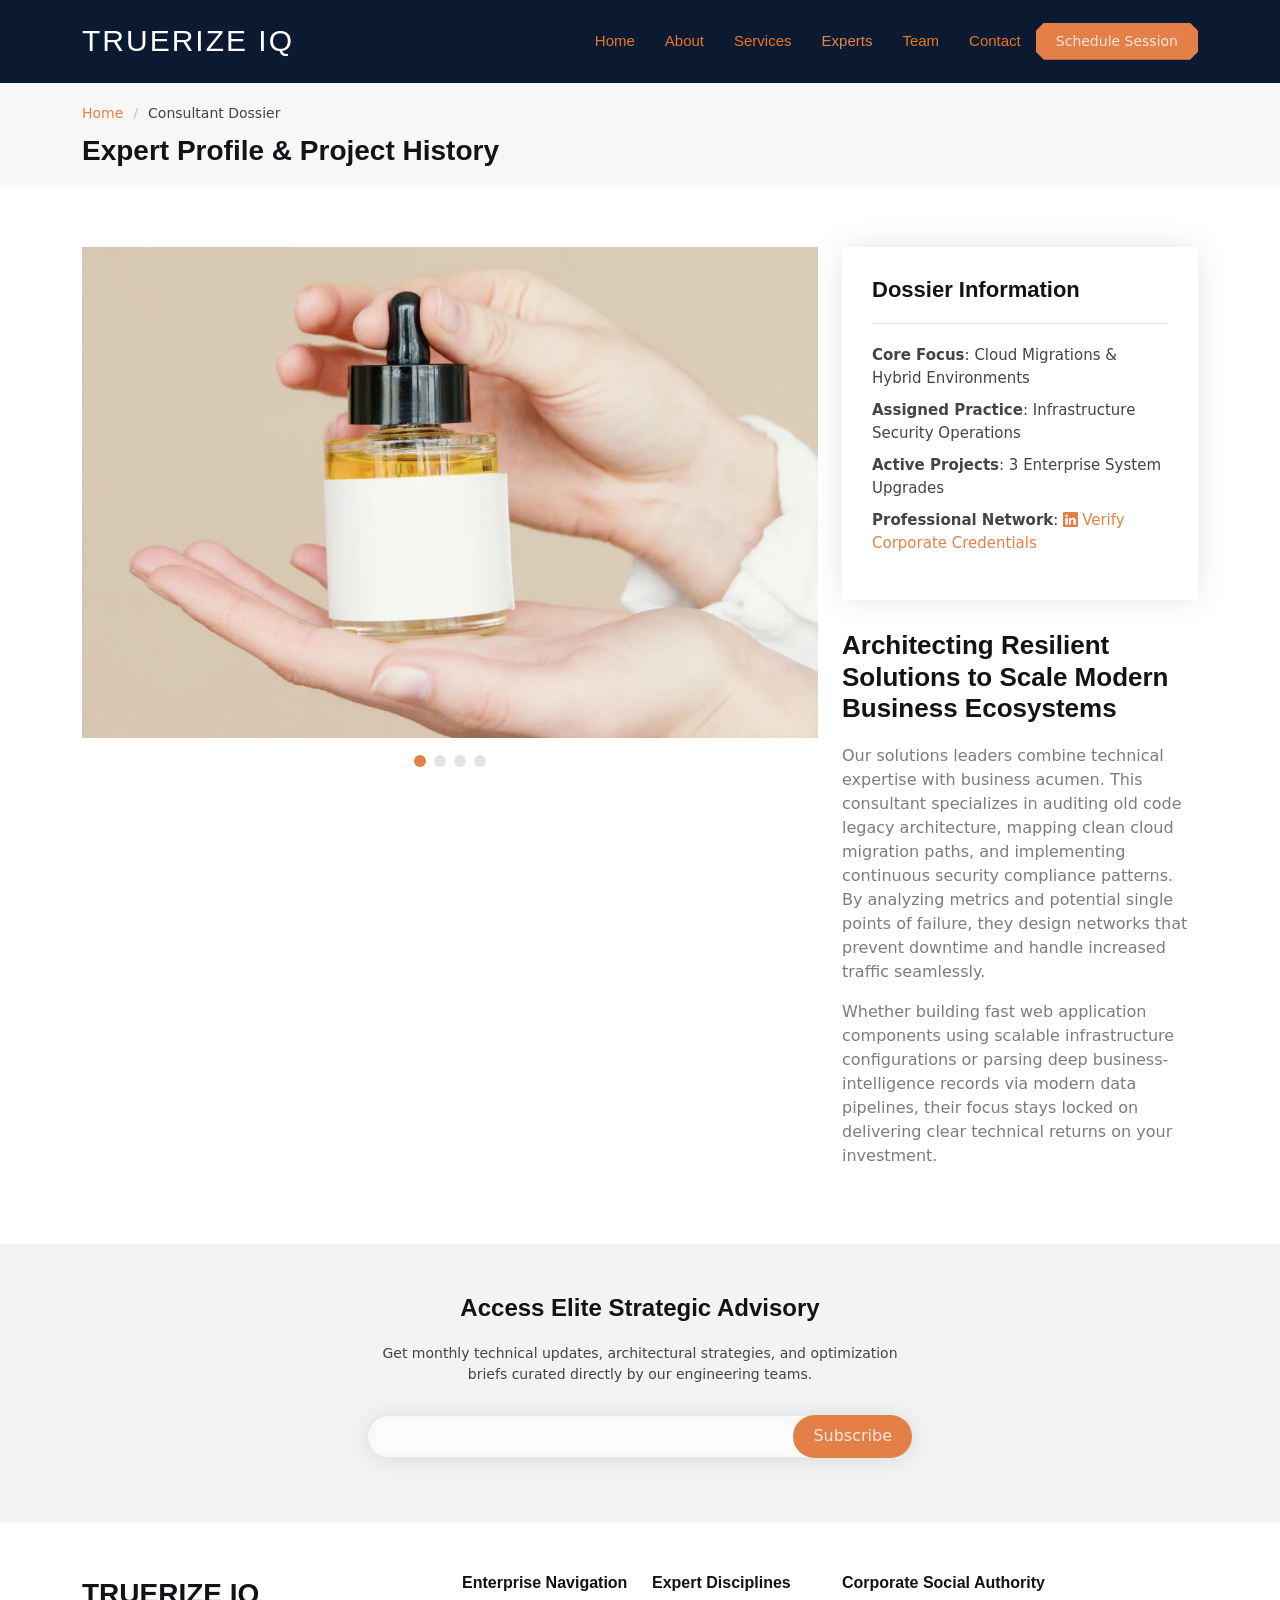
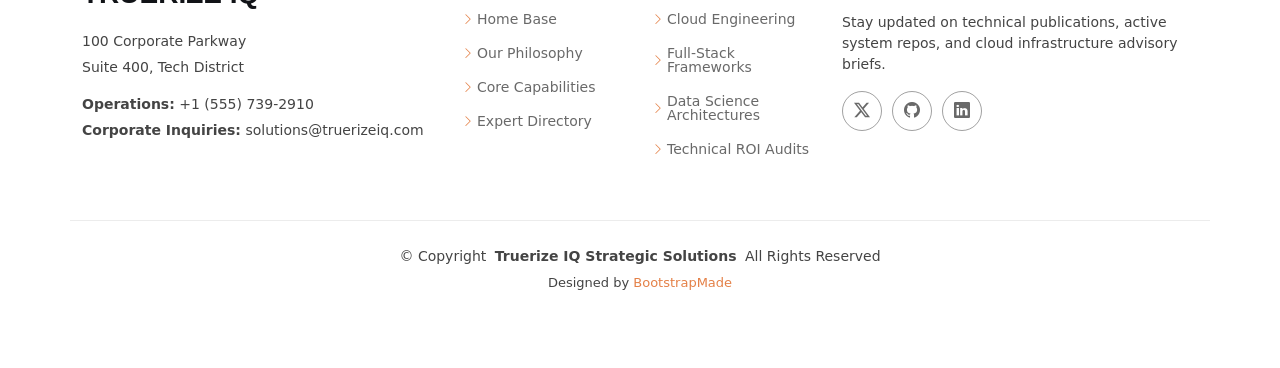
<file: portfolio-details.html>
<!DOCTYPE html>
<html lang="en">

<head>
  <meta charset="utf-8">
  <meta content="width=device-width, initial-scale=1.0" name="viewport">
  <title>Consultant Profile - Truerize IQ Strategic Solutions</title>
  <meta name="description" content="Detailed professional summary, technical expertise core competencies, and project history for Truerize IQ senior consultants.">
  <meta name="keywords" content="Cloud Architecture, Solutions Engineering, Tech Strategy, Data Pipelines">

  <link href="assets/img/favicon.png" rel="icon">
  <link href="assets/img/apple-touch-icon.png" rel="apple-touch-icon">

  <link href="https://fonts.googleapis.com" rel="preconnect">
  <link href="https://fonts.gstatic.com" rel="preconnect" crossorigin>
  <link href="https://fonts.googleapis.com/css2?family=Open+Sans:ital,wght@0,300;0,400;0,500;0,600;0,700;0,800;1,300;1,400;1,500;1,600;1,700;1,800&family=Poppins:ital,wght@0,100;0,200;0,300;0,400;0,500;0,600;0,700;0,800;0,900;1,100;1,200;1,300;1,400;1,500;1,600;1,700;1,800;1,900&family=Jost:ital,wght@0,100;0,200;0,300;0,400;0,500;0,600;0,700;0,800;0,900;1,100;1,200;1,300;1,400;1,500;1,600;1,700;1,800;1,900&display=swap" rel="stylesheet">

  <link href="assets/vendor/bootstrap/css/bootstrap.min.css" rel="stylesheet">
  <link href="assets/vendor/bootstrap-icons/bootstrap-icons.css" rel="stylesheet">
  <link href="assets/vendor/aos/aos.css" rel="stylesheet">
  <link href="assets/vendor/glightbox/css/glightbox.min.css" rel="stylesheet">
  <link href="assets/vendor/swiper/swiper-bundle.min.css" rel="stylesheet">

  <link href="assets/css/main.css" rel="stylesheet">
</head>

<body class="portfolio-details-page">

  <header id="header" class="header d-flex align-items-center sticky-top">
    <div class="container-fluid container-xl position-relative d-flex align-items-center">

      <a href="index.html" class="logo d-flex align-items-center me-auto">
        <h1 class="sitename">Truerize IQ</h1>
      </a>

      <nav id="navmenu" class="navmenu">
        <ul>
          <li><a href="index.html#hero">Home</a></li>
          <li><a href="index.html#about">About</a></li>
          <li><a href="index.html#services">Services</a></li>
          <li><a href="index.html#portfolio" class="active">Experts</a></li>
          <li><a href="index.html#team">Team</a></li>
          <li><a href="index.html#contact">Contact</a></li>
        </ul>
        <i class="mobile-nav-toggle d-xl-none bi bi-list"></i>
      </nav>

      <a class="btn-getstarted" href="index.html#contact">Schedule Session</a>

    </div>
  </header>

  <main class="main">

    <div class="page-title" data-aos="fade">
      <div class="container">
        <nav class="breadcrumbs">
          <ol>
            <li><a href="index.html">Home</a></li>
            <li class="current">Consultant Dossier</li>
          </ol>
        </nav>
        <h1>Expert Profile &amp; Project History</h1>
      </div>
    </div><section id="portfolio-details" class="portfolio-details section">

      <div class="container" data-aos="fade-up" data-aos-delay="100">

        <div class="row gy-4">

          <div class="col-lg-8">
            <div class="portfolio-details-slider swiper init-swiper">

              <script type="application/json" class="swiper-config">
                {
                  "loop": true,
                  "speed": 600,
                  "autoplay": {
                    "delay": 5000
                  },
                  "slidesPerView": "auto",
                  "pagination": {
                    "el": ".swiper-pagination",
                    "type": "bullets",
                    "clickable": true
                  }
                }
              </script>

              <div class="swiper-wrapper align-items-center">

                <div class="swiper-slide">
                  <img src="assets/img/portfolio/portfolio-1.webp" alt="Cloud infrastructure optimization architecture blueprint blueprint">
                </div>

                <div class="swiper-slide">
                  <img src="assets/img/portfolio/portfolio-10.webp" alt="Enterprise deployment automation roadmap panel view">
                </div>

                <div class="swiper-slide">
                  <img src="assets/img/portfolio/portfolio-7.webp" alt="Highly concurrent web application pipeline diagram layout">
                </div>

                <div class="swiper-slide">
                  <img src="assets/img/portfolio/portfolio-4.webp" alt="Data science predictive processing array console environment">
                </div>

              </div>
              <div class="swiper-pagination"></div>
            </div>
          </div>

          <div class="col-lg-4">
            <div class="portfolio-info" data-aos="fade-up" data-aos-delay="200">
              <h3>Dossier Information</h3>
              <ul>
                <li><strong>Core Focus</strong>: Cloud Migrations &amp; Hybrid Environments</li>
                <li><strong>Assigned Practice</strong>: Infrastructure Security Operations</li>
                <li><strong>Active Projects</strong>: 3 Enterprise System Upgrades</li>
                <li><strong>Professional Network</strong>: <a href="#" target="_blank"><i class="bi bi-linkedin me-1"></i>Verify Corporate Credentials</a></li>
              </ul>
            </div>
            
            <div class="portfolio-description" data-aos="fade-up" data-aos-delay="300">
              <h2>Architecting Resilient Solutions to Scale Modern Business Ecosystems</h2>
              <p>
                Our solutions leaders combine technical expertise with business acumen. This consultant specializes in auditing old code legacy architecture, mapping clean cloud migration paths, and implementing continuous security compliance patterns. By analyzing metrics and potential single points of failure, they design networks that prevent downtime and handle increased traffic seamlessly.
              </p>
              <p>
                Whether building fast web application components using scalable infrastructure configurations or parsing deep business-intelligence records via modern data pipelines, their focus stays locked on delivering clear technical returns on your investment.
              </p>
            </div>
          </div>

        </div>

      </div>

    </section></main>

  <footer id="footer" class="footer">

    <div class="footer-newsletter">
      <div class="container">
        <div class="row justify-content-center text-center">
          <div class="col-lg-6">
            <h4>Access Elite Strategic Advisory</h4>
            <p>Get monthly technical updates, architectural strategies, and optimization briefs curated directly by our engineering teams.</p>
            <form action="forms/newsletter.php" method="post" class="php-email-form">
              <div class="newsletter-form"><input type="email" name="email"><input type="submit" value="Subscribe"></div>
              <div class="loading">Loading</div>
              <div class="error-message"></div>
              <div class="sent-message">Your request has been filed. Thank you for subscribing!</div>
            </form>
          </div>
        </div>
      </div>
    </div>

    <div class="container footer-top">
      <div class="row gy-4">
        <div class="col-lg-4 col-md-6 footer-about">
          <a href="index.html" class="d-flex align-items-center">
            <span class="sitename">Truerize IQ</span>
          </a>
          <div class="footer-contact pt-3">
            <p>100 Corporate Parkway</p>
            <p>Suite 400, Tech District</p>
            <p class="mt-3"><strong>Operations:</strong> <span>+1 (555) 739-2910</span></p>
            <p><strong>Corporate Inquiries:</strong> <span>solutions@truerizeiq.com</span></p>
          </div>
        </div>

        <div class="col-lg-2 col-md-3 footer-links">
          <h4>Enterprise Navigation</h4>
          <ul>
            <li><i class="bi bi-chevron-right"></i> <a href="index.html#hero">Home Base</a></li>
            <li><i class="bi bi-chevron-right"></i> <a href="index.html#about">Our Philosophy</a></li>
            <li><i class="bi bi-chevron-right"></i> <a href="index.html#services">Core Capabilities</a></li>
            <li><i class="bi bi-chevron-right"></i> <a href="index.html#portfolio">Expert Directory</a></li>
          </ul>
        </div>

        <div class="col-lg-2 col-md-3 footer-links">
          <h4>Expert Disciplines</h4>
          <ul>
            <li><i class="bi bi-chevron-right"></i> <a href="index.html#portfolio">Cloud Engineering</a></li>
            <li><i class="bi bi-chevron-right"></i> <a href="index.html#portfolio">Full-Stack Frameworks</a></li>
            <li><i class="bi bi-chevron-right"></i> <a href="index.html#portfolio">Data Science Architectures</a></li>
            <li><i class="bi bi-chevron-right"></i> <a href="index.html#portfolio">Technical ROI Audits</a></li>
          </ul>
        </div>

        <div class="col-lg-4 col-md-12">
          <h4>Corporate Social Authority</h4>
          <p>Stay updated on technical publications, active system repos, and cloud infrastructure advisory briefs.</p>
          <div class="social-links d-flex">
            <a href=""><i class="bi bi-twitter-x"></i></a>
            <a href=""><i class="bi bi-github"></i></a>
            <a href=""><i class="bi bi-linkedin"></i></a>
          </div>
        </div>

      </div>
    </div>

    <div class="container copyright text-center mt-4">
      <p>© <span>Copyright</span> <strong class="px-1 sitename">Truerize IQ Strategic Solutions</strong> <span>All Rights Reserved</span></p>
      <div class="credits">
        Designed by <a href="https://bootstrapmade.com/">BootstrapMade</a>
      </div>
    </div>

  </footer>

  <a href="#" id="scroll-top" class="scroll-top d-flex align-items-center justify-content-center"><i class="bi bi-arrow-up-short"></i></a>

  <div id="preloader"></div>

  <script src="assets/vendor/bootstrap/js/bootstrap.bundle.min.js"></script>
  <script src="assets/vendor/php-email-form/validate.js"></script>
  <script src="assets/vendor/aos/aos.js"></script>
  <script src="assets/vendor/glightbox/js/glightbox.min.js"></script>
  <script src="assets/vendor/swiper/swiper-bundle.min.js"></script>
  <script src="assets/vendor/waypoints/noframework.waypoints.js"></script>
  <script src="assets/vendor/imagesloaded/imagesloaded.pkgd.min.js"></script>
  <script src="assets/vendor/isotope-layout/isotope.pkgd.min.js"></script>

  <script src="assets/js/main.js"></script>

</body>

</html>
</file>
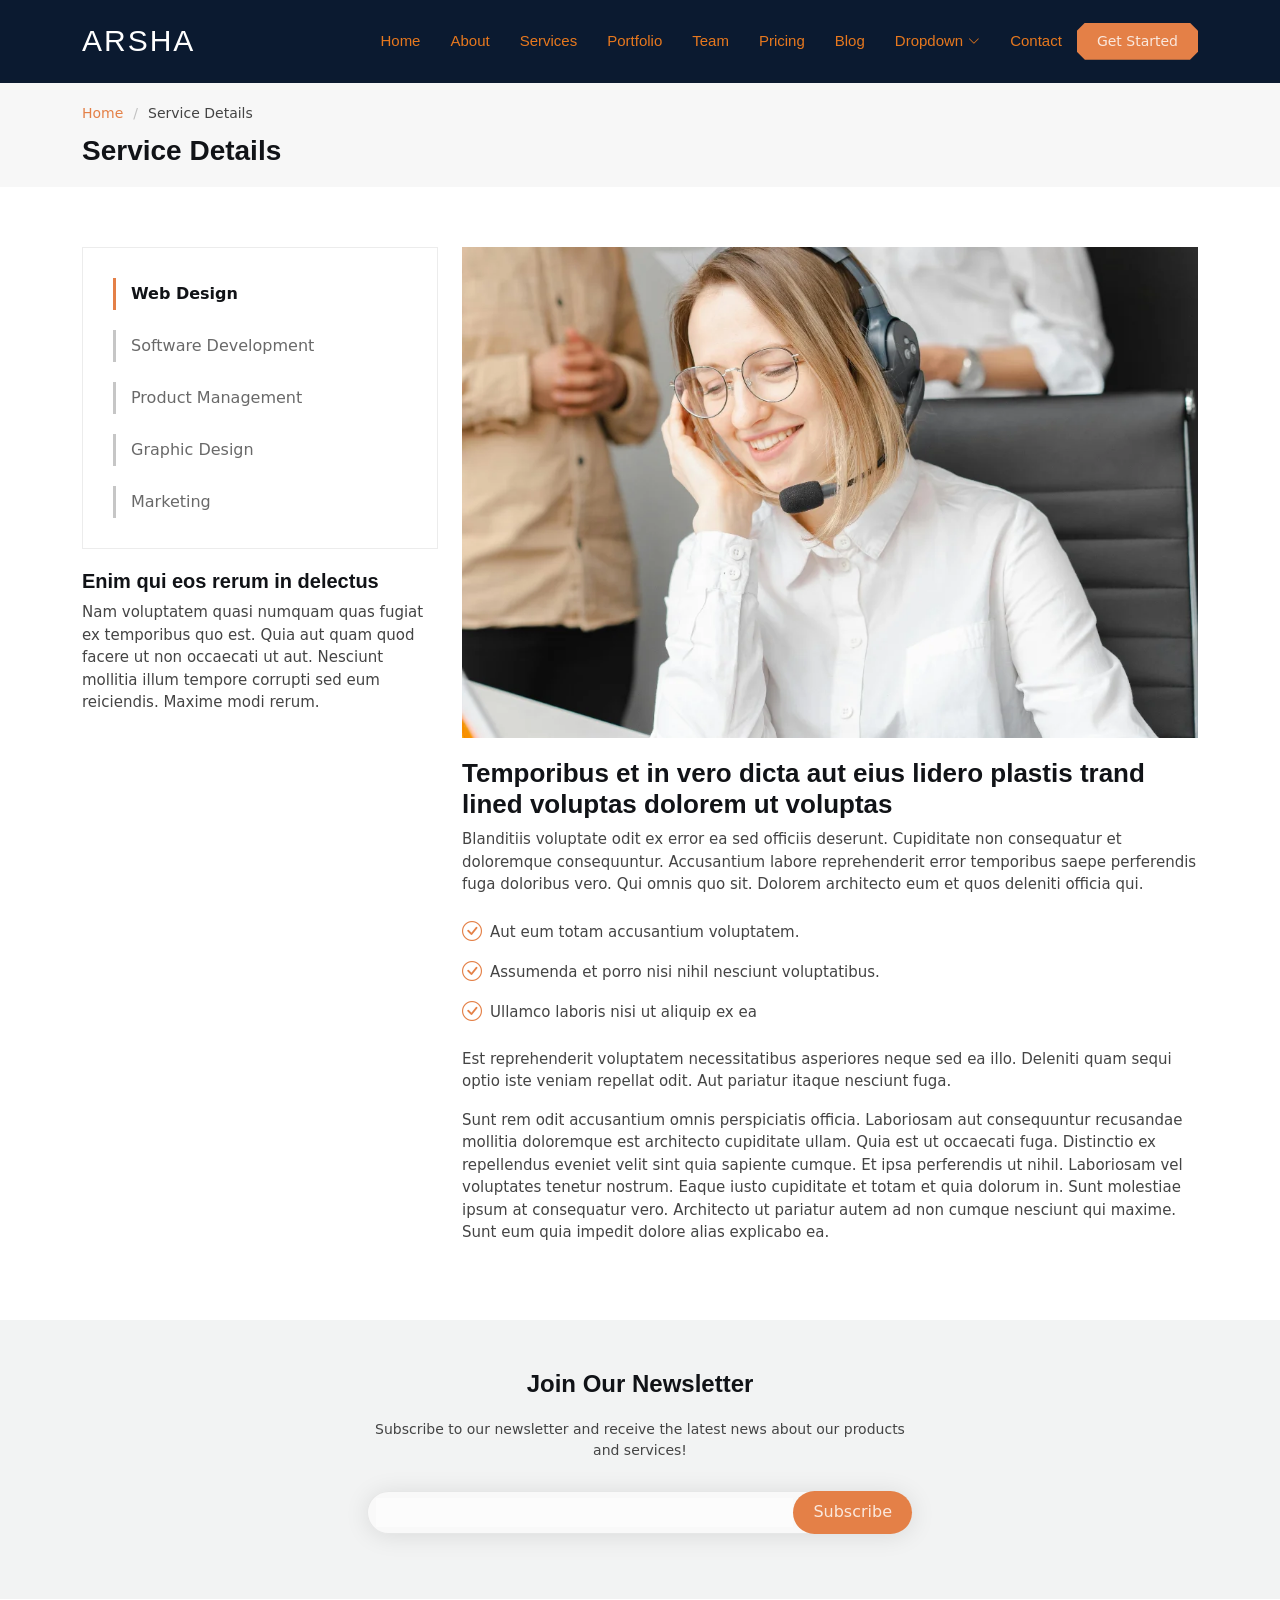
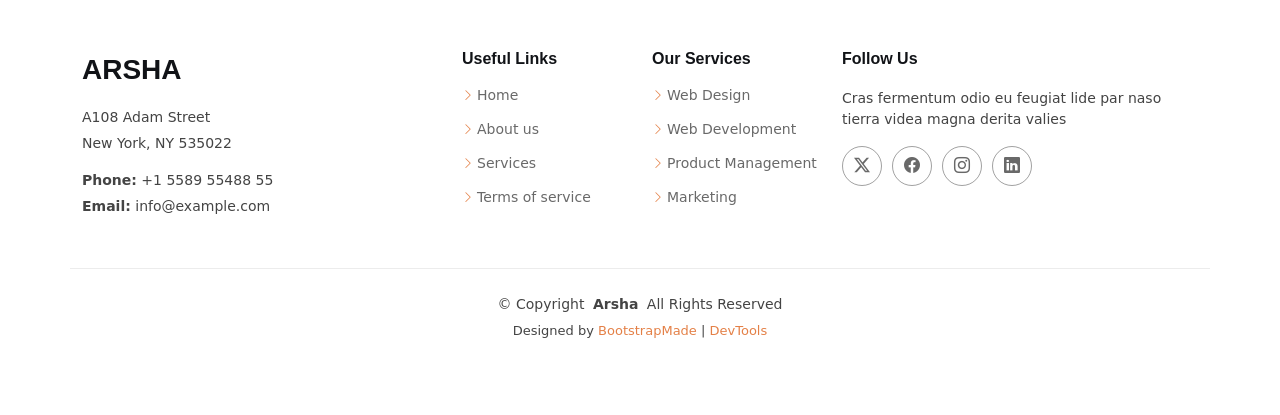
<file: service-details.html>
<!DOCTYPE html>
<html lang="en">

<head>
  <meta charset="utf-8">
  <meta content="width=device-width, initial-scale=1.0" name="viewport">
  <title>Service Details - Arsha Bootstrap Template</title>
  <meta name="description" content="">
  <meta name="keywords" content="">

  <!-- Favicons -->
  <link href="assets/img/favicon.png" rel="icon">
  <link href="assets/img/apple-touch-icon.png" rel="apple-touch-icon">

  <!-- Fonts -->
  <link href="https://fonts.googleapis.com" rel="preconnect">
  <link href="https://fonts.gstatic.com" rel="preconnect" crossorigin>
  <link href="https://fonts.googleapis.com/css2?family=Open+Sans:ital,wght@0,300;0,400;0,500;0,600;0,700;0,800;1,300;1,400;1,500;1,600;1,700;1,800&family=Poppins:ital,wght@0,100;0,200;0,300;0,400;0,500;0,600;0,700;0,800;0,900;1,100;1,200;1,300;1,400;1,500;1,600;1,700;1,800;1,900&family=Jost:ital,wght@0,100;0,200;0,300;0,400;0,500;0,600;0,700;0,800;0,900;1,100;1,200;1,300;1,400;1,500;1,600;1,700;1,800;1,900&display=swap" rel="stylesheet">

  <!-- Vendor CSS Files -->
  <link href="assets/vendor/bootstrap/css/bootstrap.min.css" rel="stylesheet">
  <link href="assets/vendor/bootstrap-icons/bootstrap-icons.css" rel="stylesheet">
  <link href="assets/vendor/aos/aos.css" rel="stylesheet">
  <link href="assets/vendor/glightbox/css/glightbox.min.css" rel="stylesheet">
  <link href="assets/vendor/swiper/swiper-bundle.min.css" rel="stylesheet">

  <!-- Main CSS File -->
  <link href="assets/css/main.css" rel="stylesheet">

  <!-- =======================================================
  * Template Name: Arsha
  * Template URL: https://bootstrapmade.com/arsha-free-bootstrap-html-template-corporate/
  * Updated: Feb 22 2025 with Bootstrap v5.3.3
  * Author: BootstrapMade.com
  * License: https://bootstrapmade.com/license/
  ======================================================== -->
</head>

<body class="service-details-page">

  <header id="header" class="header d-flex align-items-center sticky-top">
    <div class="container-fluid container-xl position-relative d-flex align-items-center">

      <a href="index.html" class="logo d-flex align-items-center me-auto">
        <!-- Uncomment the line below if you also wish to use an image logo -->
        <!-- <img src="assets/img/logo.webp" alt=""> -->
        <h1 class="sitename">Arsha</h1>
      </a>

      <nav id="navmenu" class="navmenu">
        <ul>
          <li><a href="#hero">Home</a></li>
          <li><a href="#about">About</a></li>
          <li><a href="#services">Services</a></li>
          <li><a href="#portfolio">Portfolio</a></li>
          <li><a href="#team">Team</a></li>
          <li><a href="#pricing">Pricing</a></li>
          <li><a href="blog.html">Blog</a></li>
          <li class="dropdown"><a href="#"><span>Dropdown</span> <i class="bi bi-chevron-down toggle-dropdown"></i></a>
            <ul>
              <li><a href="#">Dropdown 1</a></li>
              <li class="dropdown"><a href="#"><span>Deep Dropdown</span> <i class="bi bi-chevron-down toggle-dropdown"></i></a>
                <ul>
                  <li><a href="#">Deep Dropdown 1</a></li>
                  <li><a href="#">Deep Dropdown 2</a></li>
                  <li><a href="#">Deep Dropdown 3</a></li>
                  <li><a href="#">Deep Dropdown 4</a></li>
                  <li><a href="#">Deep Dropdown 5</a></li>
                </ul>
              </li>
              <li><a href="#">Dropdown 2</a></li>
              <li><a href="#">Dropdown 3</a></li>
              <li><a href="#">Dropdown 4</a></li>
            </ul>
          </li>
          <li><a href="#contact">Contact</a></li>
        </ul>
        <i class="mobile-nav-toggle d-xl-none bi bi-list"></i>
      </nav>

      <a class="btn-getstarted" href="#about">Get Started</a>

    </div>
  </header>

  <main class="main">

    <!-- Page Title -->
    <div class="page-title" data-aos="fade">
      <div class="container">
        <nav class="breadcrumbs">
          <ol>
            <li><a href="index.html">Home</a></li>
            <li class="current">Service Details</li>
          </ol>
        </nav>
        <h1>Service Details</h1>
      </div>
    </div><!-- End Page Title -->

    <!-- Service Details Section -->
    <section id="service-details" class="service-details section">

      <div class="container">

        <div class="row gy-4">

          <div class="col-lg-4" data-aos="fade-up" data-aos-delay="100">
            <div class="services-list">
              <a href="#" class="active">Web Design</a>
              <a href="#">Software Development</a>
              <a href="#">Product Management</a>
              <a href="#">Graphic Design</a>
              <a href="#">Marketing</a>
            </div>

            <h4>Enim qui eos rerum in delectus</h4>
            <p>Nam voluptatem quasi numquam quas fugiat ex temporibus quo est. Quia aut quam quod facere ut non occaecati ut aut. Nesciunt mollitia illum tempore corrupti sed eum reiciendis. Maxime modi rerum.</p>
          </div>

          <div class="col-lg-8" data-aos="fade-up" data-aos-delay="200">
            <img src="assets/img/services/services-4.webp" alt="" class="img-fluid services-img">
            <h3>Temporibus et in vero dicta aut eius lidero plastis trand lined voluptas dolorem ut voluptas</h3>
            <p>
              Blanditiis voluptate odit ex error ea sed officiis deserunt. Cupiditate non consequatur et doloremque consequuntur. Accusantium labore reprehenderit error temporibus saepe perferendis fuga doloribus vero. Qui omnis quo sit. Dolorem architecto eum et quos deleniti officia qui.
            </p>
            <ul>
              <li><i class="bi bi-check-circle"></i> <span>Aut eum totam accusantium voluptatem.</span></li>
              <li><i class="bi bi-check-circle"></i> <span>Assumenda et porro nisi nihil nesciunt voluptatibus.</span></li>
              <li><i class="bi bi-check-circle"></i> <span>Ullamco laboris nisi ut aliquip ex ea</span></li>
            </ul>
            <p>
              Est reprehenderit voluptatem necessitatibus asperiores neque sed ea illo. Deleniti quam sequi optio iste veniam repellat odit. Aut pariatur itaque nesciunt fuga.
            </p>
            <p>
              Sunt rem odit accusantium omnis perspiciatis officia. Laboriosam aut consequuntur recusandae mollitia doloremque est architecto cupiditate ullam. Quia est ut occaecati fuga. Distinctio ex repellendus eveniet velit sint quia sapiente cumque. Et ipsa perferendis ut nihil. Laboriosam vel voluptates tenetur nostrum. Eaque iusto cupiditate et totam et quia dolorum in. Sunt molestiae ipsum at consequatur vero. Architecto ut pariatur autem ad non cumque nesciunt qui maxime. Sunt eum quia impedit dolore alias explicabo ea.
            </p>
          </div>

        </div>

      </div>

    </section><!-- /Service Details Section -->

  </main>

  <footer id="footer" class="footer">

    <div class="footer-newsletter">
      <div class="container">
        <div class="row justify-content-center text-center">
          <div class="col-lg-6">
            <h4>Join Our Newsletter</h4>
            <p>Subscribe to our newsletter and receive the latest news about our products and services!</p>
            <form action="forms/newsletter.php" method="post" class="php-email-form">
              <div class="newsletter-form"><input type="email" name="email"><input type="submit" value="Subscribe"></div>
              <div class="loading">Loading</div>
              <div class="error-message"></div>
              <div class="sent-message">Your subscription request has been sent. Thank you!</div>
            </form>
          </div>
        </div>
      </div>
    </div>

    <div class="container footer-top">
      <div class="row gy-4">
        <div class="col-lg-4 col-md-6 footer-about">
          <a href="index.html" class="d-flex align-items-center">
            <span class="sitename">Arsha</span>
          </a>
          <div class="footer-contact pt-3">
            <p>A108 Adam Street</p>
            <p>New York, NY 535022</p>
            <p class="mt-3"><strong>Phone:</strong> <span>+1 5589 55488 55</span></p>
            <p><strong>Email:</strong> <span>info@example.com</span></p>
          </div>
        </div>

        <div class="col-lg-2 col-md-3 footer-links">
          <h4>Useful Links</h4>
          <ul>
            <li><i class="bi bi-chevron-right"></i> <a href="#">Home</a></li>
            <li><i class="bi bi-chevron-right"></i> <a href="#">About us</a></li>
            <li><i class="bi bi-chevron-right"></i> <a href="#">Services</a></li>
            <li><i class="bi bi-chevron-right"></i> <a href="#">Terms of service</a></li>
          </ul>
        </div>

        <div class="col-lg-2 col-md-3 footer-links">
          <h4>Our Services</h4>
          <ul>
            <li><i class="bi bi-chevron-right"></i> <a href="#">Web Design</a></li>
            <li><i class="bi bi-chevron-right"></i> <a href="#">Web Development</a></li>
            <li><i class="bi bi-chevron-right"></i> <a href="#">Product Management</a></li>
            <li><i class="bi bi-chevron-right"></i> <a href="#">Marketing</a></li>
          </ul>
        </div>

        <div class="col-lg-4 col-md-12">
          <h4>Follow Us</h4>
          <p>Cras fermentum odio eu feugiat lide par naso tierra videa magna derita valies</p>
          <div class="social-links d-flex">
            <a href=""><i class="bi bi-twitter-x"></i></a>
            <a href=""><i class="bi bi-facebook"></i></a>
            <a href=""><i class="bi bi-instagram"></i></a>
            <a href=""><i class="bi bi-linkedin"></i></a>
          </div>
        </div>

      </div>
    </div>

    <div class="container copyright text-center mt-4">
      <p>© <span>Copyright</span> <strong class="px-1 sitename">Arsha</strong> <span>All Rights Reserved</span></p>
      <div class="credits">
        <!-- All the links in the footer should remain intact. -->
        <!-- You can delete the links only if you've purchased the pro version. -->
        <!-- Licensing information: https://bootstrapmade.com/license/ -->
        <!-- Purchase the pro version with working PHP/AJAX contact form: [buy-url] -->
        Designed by <a href="https://bootstrapmade.com/">BootstrapMade</a> | <a href="https://bootstrapmade.com/tools/">DevTools</a>
      </div>
    </div>

  </footer>

  <!-- Scroll Top -->
  <a href="#" id="scroll-top" class="scroll-top d-flex align-items-center justify-content-center"><i class="bi bi-arrow-up-short"></i></a>

  <!-- Preloader -->
  <div id="preloader"></div>

  <!-- Vendor JS Files -->
  <script src="assets/vendor/bootstrap/js/bootstrap.bundle.min.js"></script>
  <script src="assets/vendor/php-email-form/validate.js"></script>
  <script src="assets/vendor/aos/aos.js"></script>
  <script src="assets/vendor/glightbox/js/glightbox.min.js"></script>
  <script src="assets/vendor/swiper/swiper-bundle.min.js"></script>
  <script src="assets/vendor/waypoints/noframework.waypoints.js"></script>
  <script src="assets/vendor/imagesloaded/imagesloaded.pkgd.min.js"></script>
  <script src="assets/vendor/isotope-layout/isotope.pkgd.min.js"></script>

  <!-- Main JS File -->
  <script src="assets/js/main.js"></script>

</body>

</html>
</file>
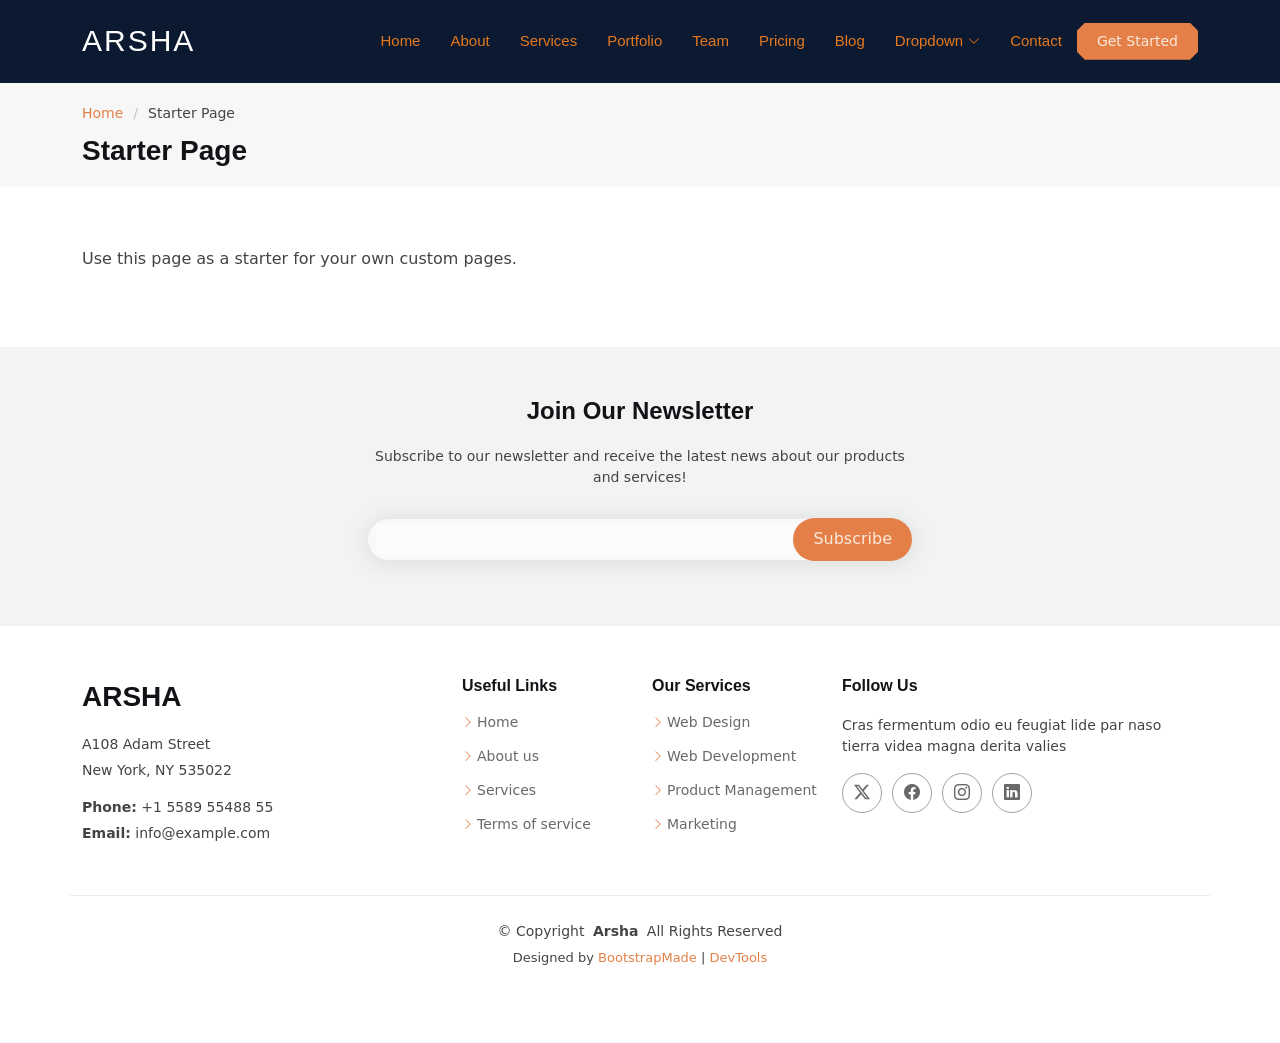
<file: starter-page.html>
<!DOCTYPE html>
<html lang="en">

<head>
  <meta charset="utf-8">
  <meta content="width=device-width, initial-scale=1.0" name="viewport">
  <title>Starter Page - Arsha Bootstrap Template</title>
  <meta name="description" content="">
  <meta name="keywords" content="">

  <!-- Favicons -->
  <link href="assets/img/favicon.png" rel="icon">
  <link href="assets/img/apple-touch-icon.png" rel="apple-touch-icon">

  <!-- Fonts -->
  <link href="https://fonts.googleapis.com" rel="preconnect">
  <link href="https://fonts.gstatic.com" rel="preconnect" crossorigin>
  <link href="https://fonts.googleapis.com/css2?family=Open+Sans:ital,wght@0,300;0,400;0,500;0,600;0,700;0,800;1,300;1,400;1,500;1,600;1,700;1,800&family=Poppins:ital,wght@0,100;0,200;0,300;0,400;0,500;0,600;0,700;0,800;0,900;1,100;1,200;1,300;1,400;1,500;1,600;1,700;1,800;1,900&family=Jost:ital,wght@0,100;0,200;0,300;0,400;0,500;0,600;0,700;0,800;0,900;1,100;1,200;1,300;1,400;1,500;1,600;1,700;1,800;1,900&display=swap" rel="stylesheet">

  <!-- Vendor CSS Files -->
  <link href="assets/vendor/bootstrap/css/bootstrap.min.css" rel="stylesheet">
  <link href="assets/vendor/bootstrap-icons/bootstrap-icons.css" rel="stylesheet">
  <link href="assets/vendor/aos/aos.css" rel="stylesheet">
  <link href="assets/vendor/glightbox/css/glightbox.min.css" rel="stylesheet">
  <link href="assets/vendor/swiper/swiper-bundle.min.css" rel="stylesheet">

  <!-- Main CSS File -->
  <link href="assets/css/main.css" rel="stylesheet">

  <!-- =======================================================
  * Template Name: Arsha
  * Template URL: https://bootstrapmade.com/arsha-free-bootstrap-html-template-corporate/
  * Updated: Feb 22 2025 with Bootstrap v5.3.3
  * Author: BootstrapMade.com
  * License: https://bootstrapmade.com/license/
  ======================================================== -->
</head>

<body class="starter-page-page">

  <header id="header" class="header d-flex align-items-center sticky-top">
    <div class="container-fluid container-xl position-relative d-flex align-items-center">

      <a href="index.html" class="logo d-flex align-items-center me-auto">
        <!-- Uncomment the line below if you also wish to use an image logo -->
        <!-- <img src="assets/img/logo.webp" alt=""> -->
        <h1 class="sitename">Arsha</h1>
      </a>

      <nav id="navmenu" class="navmenu">
        <ul>
          <li><a href="#hero">Home</a></li>
          <li><a href="#about">About</a></li>
          <li><a href="#services">Services</a></li>
          <li><a href="#portfolio">Portfolio</a></li>
          <li><a href="#team">Team</a></li>
          <li><a href="#pricing">Pricing</a></li>
          <li><a href="blog.html">Blog</a></li>
          <li class="dropdown"><a href="#"><span>Dropdown</span> <i class="bi bi-chevron-down toggle-dropdown"></i></a>
            <ul>
              <li><a href="#">Dropdown 1</a></li>
              <li class="dropdown"><a href="#"><span>Deep Dropdown</span> <i class="bi bi-chevron-down toggle-dropdown"></i></a>
                <ul>
                  <li><a href="#">Deep Dropdown 1</a></li>
                  <li><a href="#">Deep Dropdown 2</a></li>
                  <li><a href="#">Deep Dropdown 3</a></li>
                  <li><a href="#">Deep Dropdown 4</a></li>
                  <li><a href="#">Deep Dropdown 5</a></li>
                </ul>
              </li>
              <li><a href="#">Dropdown 2</a></li>
              <li><a href="#">Dropdown 3</a></li>
              <li><a href="#">Dropdown 4</a></li>
            </ul>
          </li>
          <li><a href="#contact">Contact</a></li>
        </ul>
        <i class="mobile-nav-toggle d-xl-none bi bi-list"></i>
      </nav>

      <a class="btn-getstarted" href="#about">Get Started</a>

    </div>
  </header>

  <main class="main">

    <!-- Page Title -->
    <div class="page-title" data-aos="fade">
      <div class="container">
        <nav class="breadcrumbs">
          <ol>
            <li><a href="index.html">Home</a></li>
            <li class="current">Starter Page</li>
          </ol>
        </nav>
        <h1>Starter Page</h1>
      </div>
    </div><!-- End Page Title -->

    <!-- Starter Section Section -->
    <section id="starter-section" class="starter-section section">

      <div class="container" data-aos="fade-up">
        <p>Use this page as a starter for your own custom pages.</p>
      </div>

    </section><!-- /Starter Section Section -->

  </main>

  <footer id="footer" class="footer">

    <div class="footer-newsletter">
      <div class="container">
        <div class="row justify-content-center text-center">
          <div class="col-lg-6">
            <h4>Join Our Newsletter</h4>
            <p>Subscribe to our newsletter and receive the latest news about our products and services!</p>
            <form action="forms/newsletter.php" method="post" class="php-email-form">
              <div class="newsletter-form"><input type="email" name="email"><input type="submit" value="Subscribe"></div>
              <div class="loading">Loading</div>
              <div class="error-message"></div>
              <div class="sent-message">Your subscription request has been sent. Thank you!</div>
            </form>
          </div>
        </div>
      </div>
    </div>

    <div class="container footer-top">
      <div class="row gy-4">
        <div class="col-lg-4 col-md-6 footer-about">
          <a href="index.html" class="d-flex align-items-center">
            <span class="sitename">Arsha</span>
          </a>
          <div class="footer-contact pt-3">
            <p>A108 Adam Street</p>
            <p>New York, NY 535022</p>
            <p class="mt-3"><strong>Phone:</strong> <span>+1 5589 55488 55</span></p>
            <p><strong>Email:</strong> <span>info@example.com</span></p>
          </div>
        </div>

        <div class="col-lg-2 col-md-3 footer-links">
          <h4>Useful Links</h4>
          <ul>
            <li><i class="bi bi-chevron-right"></i> <a href="#">Home</a></li>
            <li><i class="bi bi-chevron-right"></i> <a href="#">About us</a></li>
            <li><i class="bi bi-chevron-right"></i> <a href="#">Services</a></li>
            <li><i class="bi bi-chevron-right"></i> <a href="#">Terms of service</a></li>
          </ul>
        </div>

        <div class="col-lg-2 col-md-3 footer-links">
          <h4>Our Services</h4>
          <ul>
            <li><i class="bi bi-chevron-right"></i> <a href="#">Web Design</a></li>
            <li><i class="bi bi-chevron-right"></i> <a href="#">Web Development</a></li>
            <li><i class="bi bi-chevron-right"></i> <a href="#">Product Management</a></li>
            <li><i class="bi bi-chevron-right"></i> <a href="#">Marketing</a></li>
          </ul>
        </div>

        <div class="col-lg-4 col-md-12">
          <h4>Follow Us</h4>
          <p>Cras fermentum odio eu feugiat lide par naso tierra videa magna derita valies</p>
          <div class="social-links d-flex">
            <a href=""><i class="bi bi-twitter-x"></i></a>
            <a href=""><i class="bi bi-facebook"></i></a>
            <a href=""><i class="bi bi-instagram"></i></a>
            <a href=""><i class="bi bi-linkedin"></i></a>
          </div>
        </div>

      </div>
    </div>

    <div class="container copyright text-center mt-4">
      <p>© <span>Copyright</span> <strong class="px-1 sitename">Arsha</strong> <span>All Rights Reserved</span></p>
      <div class="credits">
        <!-- All the links in the footer should remain intact. -->
        <!-- You can delete the links only if you've purchased the pro version. -->
        <!-- Licensing information: https://bootstrapmade.com/license/ -->
        <!-- Purchase the pro version with working PHP/AJAX contact form: [buy-url] -->
        Designed by <a href="https://bootstrapmade.com/">BootstrapMade</a> | <a href="https://bootstrapmade.com/tools/">DevTools</a>
      </div>
    </div>

  </footer>

  <!-- Scroll Top -->
  <a href="#" id="scroll-top" class="scroll-top d-flex align-items-center justify-content-center"><i class="bi bi-arrow-up-short"></i></a>

  <!-- Preloader -->
  <div id="preloader"></div>

  <!-- Vendor JS Files -->
  <script src="assets/vendor/bootstrap/js/bootstrap.bundle.min.js"></script>
  <script src="assets/vendor/php-email-form/validate.js"></script>
  <script src="assets/vendor/aos/aos.js"></script>
  <script src="assets/vendor/glightbox/js/glightbox.min.js"></script>
  <script src="assets/vendor/swiper/swiper-bundle.min.js"></script>
  <script src="assets/vendor/waypoints/noframework.waypoints.js"></script>
  <script src="assets/vendor/imagesloaded/imagesloaded.pkgd.min.js"></script>
  <script src="assets/vendor/isotope-layout/isotope.pkgd.min.js"></script>

  <!-- Main JS File -->
  <script src="assets/js/main.js"></script>

</body>

</html>
</file>
<file: assets/css/main.css>
/**
* Template Name: Arsha
* Template URL: https://bootstrapmade.com/arsha-free-bootstrap-html-template-corporate/
* Updated: Feb 22 2025 with Bootstrap v5.3.3
* Author: BootstrapMade.com
* License: https://bootstrapmade.com/license/
*/

/*--------------------------------------------------------------
# Font & Color Variables
# Help: https://bootstrapmade.com/color-system/
--------------------------------------------------------------*/
/* Fonts */
:root {
  /* Premium Global Typography Framework */
  --default-font: "Inter", system-ui, -apple-system, "Segoe UI", Roboto, "Helvetica Neue", Arial, sans-serif;
  --heading-font: "Montserrat", sans-serif;
  --nav-font: "Inter", sans-serif; /* Explicitly used to keep menus sleek */

  /* Recommended letter-spacing defaults for a high-end look */
  --heading-letter-spacing: -0.02em;
  --tagline-letter-spacing: 0.15em;
}

/* Global Colors - The following color variables are used throughout the website. Updating them here will change the color scheme of the entire website */
:root { 
  --background-color: #ffffff; /* Background color for the entire website, including individual sections */
  --default-color: #444444; /* Default color used for the majority of the text content across the entire website */
  --heading-color: #111317; /* Color for headings, subheadings and title throughout the website */
  --accent-color: #e48047; /* Accent color that represents your brand on the website. It's used for buttons, links, and other elements that need to stand out */
  --surface-color: #ffffff; /* The surface color is used as a background of boxed elements within sections, such as cards, icon boxes, or other elements that require a visual separation from the global background. */
  --contrast-color: #ffffffd0; /* Contrast color for text, ensuring readability against backgrounds of accent, heading, or default colors. */
}

/* Nav Menu Colors - The following color variables are used specifically for the navigation menu. They are separate from the global colors to allow for more customization options */
:root {
  --nav-color: #e7781e;  /* The default color of the main navmenu links */
  --nav-hover-color: #e48347; /* Applied to main navmenu links when they are hovered over or active */
  --nav-mobile-background-color: #e9792f; /* Used as the background color for mobile navigation menu */
  --nav-dropdown-background-color: #ee7930; /* Used as the background color for dropdown items that appear when hovering over primary navigation items */
  --nav-dropdown-color: #444444; /* Used for navigation links of the dropdown items in the navigation menu. */
  --nav-dropdown-hover-color: #45aedf; /* Similar to --nav-hover-color, this color is applied to dropdown navigation links when they are hovered over. */
}

/* Color Presets - These classes override global colors when applied to any section or element, providing reuse of the sam color scheme. */

.light-background {
  --background-color: #f5f6f8;
  --surface-color: #ffffff;
}

.dark-background {
  --background-color: #080f1b;
  --default-color: #ffffff;
  --heading-color: #ec8613;
  --surface-color: #4668a2;
  --contrast-color: #ffffff;
}

/* Smooth scroll */
:root {
  scroll-behavior: smooth;
}


/*--------------------------------------------------------------
# General Styling & Shared Classes
--------------------------------------------------------------*/
body {
  color: var(--default-color);
  background-color: var(--background-color);
  font-family: var(--default-font);
}

a {
  color: var(--accent-color);
  text-decoration: none;
  transition: 0.3s;
}

a:hover {
  color: color-mix(in srgb, var(--accent-color), transparent 25%);
  text-decoration: none;
}

h1,
h2,
h3,
h4,
h5,
h6 {
  color: var(--heading-color);
  font-family: var(--heading-font);
}

/* PHP Email Form Messages
------------------------------*/
.php-email-form .error-message {
  display: none;
  background: #df1529;
  color: #ffffff;
  text-align: left;
  padding: 15px;
  margin-bottom: 24px;
  font-weight: 600;
}

.php-email-form .sent-message {
  display: none;
  color: #ffffff;
  background: #059652;
  text-align: center;
  padding: 15px;
  margin-bottom: 24px;
  font-weight: 600;
}

.php-email-form .loading {
  display: none;
  background: var(--surface-color);
  text-align: center;
  padding: 15px;
  margin-bottom: 24px;
}

.php-email-form .loading:before {
  content: "";
  display: inline-block;
  border-radius: 50%;
  width: 24px;
  height: 24px;
  margin: 0 10px -6px 0;
  border: 3px solid var(--accent-color);
  border-top-color: var(--surface-color);
  animation: php-email-form-loading 1s linear infinite;
}

@keyframes php-email-form-loading {
  0% {
    transform: rotate(0deg);
  }

  100% {
    transform: rotate(360deg);
  }
}

/*--------------------------------------------------------------
# Global Header
--------------------------------------------------------------*/
.header {
  /* Updated to match the Truerize IQ premium identity colors */
  --background-color: #0b1a30; 
  --heading-color: #ffffff;
  color: var(--default-color);
  background-color: var(--background-color);
  padding: 12px 0; /* Adjusted padding to cleanly frame a larger logo */
  transition: all 0.5s;
  z-index: 997;
}

.header .logo {
  line-height: 1;
  display: flex;
  align-items: center;
}

/* Base style for navbar logo container */
.header .logo img {
  max-height: 100px;       /* Significantly increased from 36px to give you that big logo look */
  width: auto;            /* Keeps the structural aspect ratio locked */
  margin-right: 8px;
  transition: max-height 0.3s ease; /* Smooth scaling animation */
}

/* Dedicated optimization class for the logo image wrapper */
.logo-img-fit {
  object-fit: contain;    /* Prevents the logo from squeezing or distorting */
  width: 150%;
  height: 150%;
  display: block;
}

.header .logo h1 {
  font-size: 30px;
  margin: 0;
  font-weight: 500;
  color: var(--heading-color);
  letter-spacing: 2px;
  text-transform: uppercase;
}

.header .btn-getstarted,
.header .btn-getstarted:focus {
  color: var(--contrast-color);
  background: var(--accent-color);
  font-size: 14px;
  padding: 8px 20px; 
  margin: 0 0 0 15px; 
  transition: 0.3s;
  white-space: nowrap;
  
  /* PERFECT CENTERING */
  display: inline-flex;
  align-items: center;
  justify-content: center;
  text-align: center;
  text-decoration: none;

  /* 1. CUT THE CORNERS (Beveled Edges) */
  /* This cuts 8px off of all 4 corners */
  clip-path: polygon(
    8px 0%, 
    calc(100% - 8px) 0%, 
    100% 8px, 
    100% calc(100% - 8px), 
    calc(100% - 8px) 100%, 
    8px 100%, 
    0% calc(100% - 8px), 
    0% 8px
  );

  /* Note: Standard CSS 'border' does not automatically follow a clip-path. 
     Instead, we rely on the sharp background shape change. */
}

/* HOVER EFFECT: Smooth color swap */
.header .btn-getstarted:hover,
.header .btn-getstarted:focus:hover {
  color: var(--accent-color);
  background: var(--contrast-color);
}

@media (max-width: 1200px) {
  .header .logo {
    order: 1;
  }

  .header .btn-getstarted {
    order: 2;
    margin: 0 10px 0 0;
    padding: 6px 12px;
    font-size: 13px;
  }

  .header .navmenu {
    order: 3;
  }
}

/* Tablet & Mobile responsive adjustments */
@media (max-width: 1200px) {
  .header .logo {
    order: 1;
  }

  .header .logo img {
    max-height: 50px; /* Scales down seamlessly on smaller screens so it doesn't push elements out of line */
  }


  .header .navmenu {
    order: 3;
  }
}


/* Index Page Header
------------------------------*/
.index-page .header {
  --background-color: rgba(255, 255, 255, 0);
  --heading-color: #ffffff;
  --nav-color: #ffffff;
}

/* Index Page Header on Scroll
------------------------------*/
.index-page.scrolled .header {
  --background-color: rgba(3, 5, 8, 0.9);
}

/*--------------------------------------------------------------
# Navigation Menu
--------------------------------------------------------------*/
/* Desktop Navigation */
@media (min-width: 1200px) {
  .navmenu {
    padding: 0;
  }

  .navmenu ul {
    margin: 0;
    padding: 0;
    display: flex;
    list-style: none;
    align-items: center;
  }

  .navmenu li {
    position: relative;
  }

  .navmenu a,
  .navmenu a:focus {
    color: var(--nav-color);
    padding: 18px 15px;
    font-size: 15px;
    font-family: var(--nav-font);
    font-weight: 400;
    display: flex;
    align-items: center;
    justify-content: space-between;
    white-space: nowrap;
    transition: 0.3s;
  }

  .navmenu a i,
  .navmenu a:focus i {
    font-size: 12px;
    line-height: 0;
    margin-left: 5px;
    transition: 0.3s;
  }

  .navmenu li:last-child a {
    padding-right: 0;
  }

  .navmenu li:hover>a,
  .navmenu .active,
  .navmenu .active:focus {
    color: var(--nav-hover-color);
  }

  .navmenu .dropdown ul {
    margin: 0;
    padding: 10px 0;
    background: var(--nav-dropdown-background-color);
    display: block;
    position: absolute;
    visibility: hidden;
    left: 14px;
    top: 130%;
    opacity: 0;
    transition: 0.3s;
    border-radius: 4px;
    z-index: 99;
    box-shadow: 0px 0px 30px rgba(0, 0, 0, 0.1);
  }

  .navmenu .dropdown ul li {
    min-width: 200px;
  }

  .navmenu .dropdown ul a {
    padding: 10px 20px;
    font-size: 15px;
    text-transform: none;
    color: var(--nav-dropdown-color);
  }

  .navmenu .dropdown ul a i {
    font-size: 12px;
  }

  .navmenu .dropdown ul a:hover,
  .navmenu .dropdown ul .active:hover,
  .navmenu .dropdown ul li:hover>a {
    color: var(--nav-dropdown-hover-color);
  }

  .navmenu .dropdown:hover>ul {
    opacity: 1;
    top: 100%;
    visibility: visible;
  }

  .navmenu .dropdown .dropdown ul {
    top: 0;
    left: -90%;
    visibility: hidden;
  }

  .navmenu .dropdown .dropdown:hover>ul {
    opacity: 1;
    top: 0;
    left: -100%;
    visibility: visible;
  }

  .navmenu .megamenu {
    position: static;
  }

  .navmenu .megamenu ul {
    margin: 0;
    padding: 10px;
    background: var(--nav-dropdown-background-color);
    box-shadow: 0px 0px 20px rgba(0, 0, 0, 0.1);
    position: absolute;
    top: 130%;
    left: 0;
    right: 0;
    visibility: hidden;
    opacity: 0;
    display: flex;
    transition: 0.3s;
    border-radius: 4px;
    z-index: 99;
  }

  .navmenu .megamenu ul li {
    flex: 1;
  }

  .navmenu .megamenu ul li a,
  .navmenu .megamenu ul li:hover>a {
    padding: 10px 20px;
    font-size: 15px;
    color: var(--nav-dropdown-color);
  }

  .navmenu .megamenu ul li a:hover,
  .navmenu .megamenu ul li .active,
  .navmenu .megamenu ul li .active:hover {
    color: var(--nav-dropdown-hover-color);
  }

  .navmenu .megamenu:hover>ul {
    opacity: 1;
    top: 100%;
    visibility: visible;
  }

  .navmenu .dd-box-shadow {
    box-shadow: 0px 0px 30px rgba(0, 0, 0, 0.1);
  }
}

/* Mobile Navigation */
@media (max-width: 1199px) {
  .mobile-nav-toggle {
    color: var(--nav-color);
    font-size: 28px;
    line-height: 0;
    margin-right: 10px;
    cursor: pointer;
    transition: color 0.3s;
  }

  .navmenu {
    padding: 0;
    z-index: 9997;
  }

  .navmenu ul {
    display: none;
    list-style: none;
    position: absolute;
    inset: 60px 20px 20px 20px;
    padding: 10px 0;
    margin: 0;
    border-radius: 6px;
    background-color: var(--nav-mobile-background-color);
    overflow-y: auto;
    transition: 0.3s;
    z-index: 9998;
    box-shadow: 0px 0px 30px rgba(0, 0, 0, 0.1);
  }

  .navmenu a,
  .navmenu a:focus {
    color: var(--nav-dropdown-color);
    padding: 10px 20px;
    font-family: var(--nav-font);
    font-size: 17px;
    font-weight: 500;
    display: flex;
    align-items: center;
    justify-content: space-between;
    white-space: nowrap;
    transition: 0.3s;
  }

  .navmenu a i,
  .navmenu a:focus i {
    font-size: 12px;
    line-height: 0;
    margin-left: 5px;
    width: 30px;
    height: 30px;
    display: flex;
    align-items: center;
    justify-content: center;
    border-radius: 50%;
    transition: 0.3s;
    background-color: color-mix(in srgb, var(--accent-color), transparent 90%);
  }

  .navmenu a i:hover,
  .navmenu a:focus i:hover {
    background-color: var(--accent-color);
    color: var(--contrast-color);
  }

  .navmenu a:hover,
  .navmenu .active,
  .navmenu .active:focus {
    color: var(--nav-dropdown-hover-color);
  }

  .navmenu .active i,
  .navmenu .active:focus i {
    background-color: var(--accent-color);
    color: var(--contrast-color);
    transform: rotate(180deg);
  }

  .navmenu .dropdown ul {
    position: static;
    display: none;
    z-index: 99;
    padding: 10px 0;
    margin: 10px 20px;
    background-color: var(--nav-dropdown-background-color);
    border: 1px solid color-mix(in srgb, var(--default-color), transparent 90%);
    box-shadow: none;
    transition: all 0.5s ease-in-out;
  }

  .navmenu .dropdown ul ul {
    background-color: rgba(33, 37, 41, 0.1);
  }

  .navmenu .dropdown>.dropdown-active {
    display: block;
    background-color: rgba(33, 37, 41, 0.03);
  }

  .mobile-nav-active {
    overflow: hidden;
  }

  .mobile-nav-active .mobile-nav-toggle {
    color: #fff;
    position: absolute;
    font-size: 32px;
    top: 15px;
    right: 15px;
    margin-right: 0;
    z-index: 9999;
  }

  .mobile-nav-active .navmenu {
    position: fixed;
    overflow: hidden;
    inset: 0;
    background: rgba(33, 37, 41, 0.8);
    transition: 0.3s;
  }

  .mobile-nav-active .navmenu>ul {
    display: block;
  }
}
@media (max-width: 1199px) {
  /* Ensures that the targeted ul reveals when toggled via JS */
  .navmenu .dropdown ul.dropdown-active,
  .navmenu .megamenu ul.dropdown-active {
    display: block !important;
  }
}
/*--------------------------------------------------------------
# Global Footer
--------------------------------------------------------------*/
.footer {
  color: var(--default-color);
  background-color: var(--background-color);
  font-size: 14px;
  padding-bottom: 50px;
  position: relative;
}

.footer .footer-newsletter {
  background-color: color-mix(in srgb, var(--heading-color), transparent 95%);
  padding: 50px 0;
}

.footer .footer-newsletter h4 {
  font-size: 24px;
}

.footer .footer-newsletter .newsletter-form {
  margin-top: 30px;
  margin-bottom: 15px;
  padding: 6px 8px;
  position: relative;
  background-color: color-mix(in srgb, var(--background-color), transparent 50%);
  border: 1px solid color-mix(in srgb, var(--default-color), transparent 90%);
  box-shadow: 0px 2px 25px rgba(0, 0, 0, 0.1);
  display: flex;
  transition: 0.3s;
  border-radius: 50px;
}

.footer .footer-newsletter .newsletter-form:focus-within {
  border-color: var(--accent-color);
}

.footer .footer-newsletter .newsletter-form input[type=email] {
  border: 0;
  padding: 4px;
  width: 100%;
  background-color: color-mix(in srgb, var(--background-color), transparent 50%);
  color: var(--default-color);
}

.footer .footer-newsletter .newsletter-form input[type=email]:focus-visible {
  outline: none;
}

.footer .footer-newsletter .newsletter-form input[type=submit] {
  border: 0;
  font-size: 16px;
  padding: 0 20px;
  margin: -7px -8px -7px 0;
  background: var(--accent-color);
  color: var(--contrast-color);
  transition: 0.3s;
  border-radius: 50px;
}

.footer .footer-newsletter .newsletter-form input[type=submit]:hover {
  background: color-mix(in srgb, var(--accent-color), transparent 20%);
}

.footer .footer-top {
  padding-top: 50px;
}

.footer .social-links a {
  display: flex;
  align-items: center;
  justify-content: center;
  width: 40px;
  height: 40px;
  border-radius: 50%;
  border: 1px solid color-mix(in srgb, var(--default-color), transparent 50%);
  font-size: 16px;
  color: color-mix(in srgb, var(--default-color), transparent 20%);
  margin-right: 10px;
  transition: 0.3s;
}

.footer .social-links a:hover {
  color: var(--accent-color);
  border-color: var(--accent-color);
}

.footer h4 {
  font-size: 16px;
  font-weight: bold;
  position: relative;
  padding-bottom: 12px;
}

.footer .footer-links {
  margin-bottom: 30px;
}

.footer .footer-links ul {
  list-style: none;
  padding: 0;
  margin: 0;
}

.footer .footer-links ul i {
  margin-right: 3px;
  font-size: 12px;
  line-height: 0;
  color: var(--accent-color);
}

.footer .footer-links ul li {
  padding: 10px 0;
  display: flex;
  align-items: center;
}

.footer .footer-links ul li:first-child {
  padding-top: 0;
}

.footer .footer-links ul a {
  display: inline-block;
  color: color-mix(in srgb, var(--default-color), transparent 20%);
  line-height: 1;
}

.footer .footer-links ul a:hover {
  color: var(--accent-color);
}

.footer .footer-about a {
  color: var(--heading-color);
  font-size: 28px;
  font-weight: 600;
  text-transform: uppercase;
  font-family: var(--heading-font);
}

.footer .footer-contact p {
  margin-bottom: 5px;
}

.footer .copyright {
  padding-top: 25px;
  padding-bottom: 25px;
  border-top: 1px solid color-mix(in srgb, var(--default-color), transparent 90%);
}

.footer .copyright p {
  margin-bottom: 0;
}

.footer .credits {
  margin-top: 6px;
  font-size: 13px;
}

/*--------------------------------------------------------------
# Preloader
--------------------------------------------------------------*/
#preloader {
  position: fixed;
  inset: 0;
  z-index: 999999;
  overflow: hidden;
  background: var(--background-color);
  transition: all 0.6s ease-out;
}

#preloader:before {
  content: "";
  position: fixed;
  top: calc(50% - 30px);
  left: calc(50% - 30px);
  border: 6px solid #ffffff;
  border-color: var(--accent-color) transparent var(--accent-color) transparent;
  border-radius: 50%;
  width: 60px;
  height: 60px;
  animation: animate-preloader 1.5s linear infinite;
}

@keyframes animate-preloader {
  0% {
    transform: rotate(0deg);
  }

  100% {
    transform: rotate(360deg);
  }
}

/*--------------------------------------------------------------
# Scroll Top Button
--------------------------------------------------------------*/
.scroll-top {
  position: fixed;
  visibility: hidden;
  opacity: 0;
  right: 15px;
  bottom: -15px;
  z-index: 99999;
  background-color: var(--accent-color);
  width: 44px;
  height: 44px;
  border-radius: 50px;
  transition: all 0.4s;
}

.scroll-top i {
  font-size: 24px;
  color: var(--contrast-color);
  line-height: 0;
}

.scroll-top:hover {
  background-color: color-mix(in srgb, var(--accent-color), transparent 20%);
  color: var(--contrast-color);
}

.scroll-top.active {
  visibility: visible;
  opacity: 1;
  bottom: 15px;
}

/*--------------------------------------------------------------
# Disable aos animation delay on mobile devices
--------------------------------------------------------------*/
@media screen and (max-width: 768px) {
  [data-aos-delay] {
    transition-delay: 0 !important;
  }
}

/*--------------------------------------------------------------
# Global Page Titles & Breadcrumbs
--------------------------------------------------------------*/
.page-title {
  --background-color: color-mix(in srgb, var(--default-color), transparent 96%);
  color: var(--default-color);
  background-color: var(--background-color);
  padding: 20px 0;
  position: relative;
}

.page-title h1 {
  font-size: 28px;
  font-weight: 700;
  margin: 0;
}

.page-title .breadcrumbs ol {
  display: flex;
  flex-wrap: wrap;
  list-style: none;
  padding: 0 0 10px 0;
  margin: 0;
  font-size: 14px;
}

.page-title .breadcrumbs ol li+li {
  padding-left: 10px;
}

.page-title .breadcrumbs ol li+li::before {
  content: "/";
  display: inline-block;
  padding-right: 10px;
  color: color-mix(in srgb, var(--default-color), transparent 70%);
}

/*--------------------------------------------------------------
# Global Sections
--------------------------------------------------------------*/
section,
.section {
  color: var(--default-color);
  background-color: var(--background-color);
  padding: 60px 0;
  scroll-margin-top: 88px;
  overflow: clip;
}

@media (max-width: 1199px) {

  section,
  .section {
    scroll-margin-top: 66px;
  }
}

/*--------------------------------------------------------------
# Global Section Titles
--------------------------------------------------------------*/
.section-title {
  text-align: center;
  padding-bottom: 60px;
  position: relative;
}

.section-title h2 {
  font-size: 32px;
  font-weight: 700;
  margin-bottom: 20px;
  padding-bottom: 20px;
  text-transform: uppercase;
  position: relative;
}

.section-title h2:before {
  content: "";
  position: absolute;
  display: block;
  width: 160px;
  height: 1px;
  background: color-mix(in srgb, var(--default-color), transparent 60%);
  left: 0;
  right: 0;
  bottom: 1px;
  margin: auto;
}

.section-title h2::after {
  content: "";
  position: absolute;
  display: block;
  width: 60px;
  height: 3px;
  background: var(--accent-color);
  left: 0;
  right: 0;
  bottom: 0;
  margin: auto;
}

.section-title p {
  margin-bottom: 0;
}

/*--------------------------------------------------------------
# Hero Section
--------------------------------------------------------------*/
.hero {
  width: 100%;
  min-height: 80vh;
  position: relative;
  padding: 120px 0 60px 0;
  display: flex;
  align-items: center;
  background-color: #1e0515;
}

.hero h1 {
  margin: 0;
  font-size: 48px;
  font-weight: 700;
  line-height: 56px;
}

.hero p {
  color: color-mix(in srgb, var(--default-), transparent 30%);
  margin: 5px 0 30px 0;
  font-size: 22px;
  line-height: 1.3;
  font-weight: 600;
}

.hero .btn-get-started {
  color: var(--contrast-color);
  background:#df6215;
  font-family: var(--heading-font);
  font-weight: 500;
  font-size: 15px;
  letter-spacing: 1px;
  display: inline-block;
  padding: 10px 28px 12px 28px;
  border-radius: 50px;
  transition: 0.5s;
}

.hero .btn-get-started:hover {
  color:#873b08;
  background: color-mix(in srgb, var(--accent-color), transparent 15%);
}

.hero .btn-watch-video {
  font-size: 16px;
  transition: 0.5s;
  margin-left: 25px;
  color:#e9edef;
  font-weight: 600;
}

.hero .btn-watch-video i {
  color:#df6215;
  font-size: 32px;
  transition: 0.3s;
  line-height: 0;
  margin-right: 8px;
}

.hero .btn-watch-video:hover {
  color: var(--accent-color);
}

.hero .btn-watch-video:hover i {
  color: color-mix(in srgb, var(--accent-color), transparent 15%);
}

.hero .animated {
  animation: up-down 2s ease-in-out infinite alternate-reverse both;
}

@media (max-width: 640px) {
  .hero h1 {
    font-size: 28px;
    line-height: 36px;
  }

  .hero p {
    font-size: 18px;
    line-height: 24px;
    margin-bottom: 30px;
  }

  .hero .btn-get-started,
  .hero .btn-watch-video {
    font-size: 13px;
  }
}

@keyframes up-down {
  0% {
    transform: translateY(10px);
  }

  100% {
    transform: translateY(-10px);
  }
}

/*--------------------------------------------------------------
# Clients Section
--------------------------------------------------------------*/
.clients {
  padding: 12px 0;
}

.clients .swiper {
  padding: 10px 0;
}

.clients .swiper-wrapper {
  height: auto;
}

.clients .swiper-slide img {
  transition: 0.3s;
  padding: 0 10px;
}

.clients .swiper-slide img:hover {
  transform: scale(1.1);
}

/*--------------------------------------------------------------
# About Section
--------------------------------------------------------------*/
.about ul {
  list-style: none;
  padding: 0;
}

.about ul li {
  padding-bottom: 5px;
  display: flex;
  align-items: center;
}

.about ul i {
  font-size: 20px;
  padding-right: 4px;
  color: var(--accent-color);
}

.about .read-more {
  color: var(--accent-color);
  font-family: var(--heading-font);
  font-weight: 500;
  font-size: 16px;
  letter-spacing: 1px;
  padding: 8px 28px;
  border-radius: 5px;
  transition: 0.3s;
  display: inline-flex;
  align-items: center;
  justify-content: center;
  border: 2px solid var(--accent-color);
}

.about .read-more i {
  font-size: 18px;
  margin-left: 5px;
  line-height: 0;
  transition: 0.3s;
}

.about .read-more:hover {
  background: var(--accent-color);
  color: var(--contrast-color);
}

.about .read-more:hover i {
  transform: translate(5px, 0);
}

/*--------------------------------------------------------------
# Why Us Section
--------------------------------------------------------------*/
.why-us {
  padding: 30px 0;
}

.why-us .content h3 {
  font-weight: 400;
  font-size: 34px;
}

.why-us .content p {
  color: color-mix(in srgb, var(--default-color), transparent 30%);
}

.why-us .faq-container .faq-item {
  background-color: var(--surface-color);
  position: relative;
  padding: 20px;
  margin-bottom: 20px;
  box-shadow: 0px 5px 25px 0px rgba(0, 0, 0, 0.1);
  overflow: hidden;
}

.why-us .faq-container .faq-item:last-child {
  margin-bottom: 0;
}

.why-us .faq-container .faq-item h3 {
  font-weight: 500;
  font-size: 17px;
  line-height: 24px;
  margin: 0 30px 0 0;
  transition: 0.3s;
  cursor: pointer;
}

.why-us .faq-container .faq-item h3 span {
  color: var(--accent-color);
  padding-right: 5px;
  font-weight: 600;
}

.why-us .faq-container .faq-item h3:hover {
  color: var(--accent-color);
}

.why-us .faq-container .faq-item .faq-content {
  display: grid;
  grid-template-rows: 0fr;
  transition: 0.3s ease-in-out;
  visibility: hidden;
  opacity: 0;
}

.why-us .faq-container .faq-item .faq-content p {
  margin-bottom: 0;
  overflow: hidden;
}

.why-us .faq-container .faq-item .faq-icon {
  position: absolute;
  top: 22px;
  left: 20px;
  font-size: 22px;
  line-height: 0;
  transition: 0.3s;
  color: var(--accent-color);
}

.why-us .faq-container .faq-item .faq-toggle {
  position: absolute;
  top: 20px;
  right: 20px;
  font-size: 16px;
  line-height: 0;
  transition: 0.3s;
  cursor: pointer;
}

.why-us .faq-container .faq-item .faq-toggle:hover {
  color: var(--accent-color);
}

.why-us .faq-container .faq-active h3 {
  color: var(--accent-color);
}

.why-us .faq-container .faq-active .faq-content {
  grid-template-rows: 1fr;
  visibility: visible;
  opacity: 1;
  padding-top: 10px;
}

.why-us .faq-container .faq-active .faq-toggle {
  transform: rotate(90deg);
  color: var(--accent-color);
}

.why-us .why-us-img {
  display: flex;
  align-items: center;
  justify-content: center;
}

.why-us .why-us-img img {
  max-height: 70%;
}

/*--------------------------------------------------------------
# Skills Section
--------------------------------------------------------------*/
.skills .content h3 {
  font-size: 2rem;
  font-weight: 700;
}

.skills .content p {
  color: color-mix(in srgb, var(--default-color), transparent 30%);
}

.skills .content p:last-child {
  margin-bottom: 0;
}

.skills .content ul {
  list-style: none;
  padding: 0;
}

.skills .content ul li {
  padding-bottom: 10px;
}

.skills .progress {
  height: 60px;
  display: block;
  background: none;
  border-radius: 0;
}

.skills .progress .skill {
  color: var(--default-color);
  padding: 0;
  margin: 0 0 6px 0;
  text-transform: uppercase;
  display: block;
  font-weight: 600;
  font-family: var(--heading-font);
}

.skills .progress .skill .val {
  float: right;
  font-style: normal;
}

.skills .progress-bar-wrap {
  background: color-mix(in srgb, var(--heading-color), transparent 90%);
  height: 10px;
}

.skills .progress-bar {
  width: 1px;
  height: 10px;
  transition: 0.9s;
  background-color: var(--heading-color);
}

/*--------------------------------------------------------------
# Services Section
--------------------------------------------------------------*/
.services .service-item {
  background-color: var(--surface-color);
  box-shadow: 0px 5px 90px 0px rgba(0, 0, 0, 0.1);
  padding: 50px 30px;
  transition: all ease-in-out 0.4s;
  height: 100%;
}

.services .service-item .icon {
  margin-bottom: 10px;
}

.services .service-item .icon i {
  color: var(--accent-color);
  font-size: 36px;
  transition: 0.3s;
}

.services .service-item h4 {
  font-weight: 700;
  margin-bottom: 15px;
  font-size: 20px;
}

.services .service-item h4 a {
  color: var(--heading-color);
  transition: ease-in-out 0.3s;
}

.services .service-item p {
  line-height: 24px;
  font-size: 14px;
  margin-bottom: 0;
}

.services .service-item:hover {
  transform: translateY(-10px);
}

.services .service-item:hover h4 a {
  color: var(--accent-color);
}

/*--------------------------------------------------------------
# Work Process Section
--------------------------------------------------------------*/
.work-process .steps-item {
  background: var(--surface-color);
  border-radius: 20px;
  height: 100%;
  transition: all 0.3s ease-in-out;
  box-shadow: 0 5px 20px color-mix(in srgb, var(--default-color), transparent 92%);
}

.work-process .steps-item .steps-image {
  border-radius: 20px 20px 0 0;
  overflow: hidden;
}

.work-process .steps-item:hover {
  transform: translateY(-10px);
  box-shadow: 0 15px 30px color-mix(in srgb, var(--accent-color), transparent 85%);
}

.work-process .steps-item:hover .steps-number {
  background: var(--accent-color);
  color: var(--contrast-color);
}

.work-process .steps-item:hover .steps-image img {
  transform: scale(1.1);
}

.work-process .steps-image {
  position: relative;
  height: 280px;
}

.work-process .steps-image img {
  width: 100%;
  height: 100%;
  object-fit: cover;
  transition: transform 0.6s ease;
}

.work-process .steps-content {
  position: relative;
  padding: 40px 30px 30px;
}

.work-process .steps-content .steps-number {
  position: absolute;
  left: 30px;
  top: -30px;
  width: 60px;
  height: 60px;
  background: var(--accent-color);
  color: var(--contrast-color);
  border-radius: 50%;
  font-family: var(--heading-font);
  font-size: 24px;
  font-weight: 700;
  display: flex;
  align-items: center;
  justify-content: center;
  transition: all 0.3s ease-in-out;
}

.work-process .steps-content h3 {
  font-size: 24px;
  font-weight: 700;
  margin-bottom: 15px;
}

.work-process .steps-content p {
  font-size: 15px;
  color: color-mix(in srgb, var(--default-color), transparent 20%);
  margin-bottom: 25px;
}

.work-process .steps-features .feature-item {
  display: flex;
  align-items: center;
  margin-bottom: 12px;
}

.work-process .steps-features .feature-item:last-child {
  margin-bottom: 0;
}

.work-process .steps-features .feature-item i {
  color: var(--accent-color);
  font-size: 18px;
  margin-right: 10px;
}

.work-process .steps-features .feature-item span {
  font-size: 14px;
  color: color-mix(in srgb, var(--default-color), transparent 15%);
}

@media (max-width: 1199px) {
  .work-process .steps-image {
    height: 240px;
  }

  .work-process .steps-content {
    padding: 35px 25px 25px;
  }

  .work-process .steps-content h3 {
    font-size: 22px;
  }
}

@media (max-width: 991px) {
  .work-process .steps-item {
    margin-bottom: 30px;
  }

  .work-process .steps-image {
    height: 220px;
  }

  .work-process .steps-content {
    padding: 30px 20px 20px;
  }

  .work-process .steps-content .steps-number {
    width: 50px;
    height: 50px;
    font-size: 20px;
    left: 25px;
    top: -25px;
  }

  .work-process .steps-content h3 {
    font-size: 20px;
    margin-bottom: 12px;
  }

  .work-process .steps-content p {
    font-size: 14px;
    margin-bottom: 20px;
  }
}

/*--------------------------------------------------------------
# Call To Action Section
--------------------------------------------------------------*/
.call-to-action {
  padding: 120px 0;
  position: relative;
  clip-path: inset(0);
}

.call-to-action img {
  position: fixed;
  top: 0;
  left: 0;
  display: block;
  width: 100%;
  height: 100%;
  object-fit: cover;
  z-index: 1;
}

.call-to-action:before {
  content: "";
  background: color-mix(in srgb, var(--background-color), transparent 35%);
  position: absolute;
  inset: 0;
  z-index: 2;
}

.call-to-action .container {
  position: relative;
  z-index: 3;
}

.call-to-action h3 {
  color: var(--default-color);
  font-size: 28px;
  font-weight: 700;
}

.call-to-action p {
  color: var(--default-color);
}

.call-to-action .cta-btn {
  font-family: var(--heading-font);
  font-weight: 500;
  font-size: 16px;
  letter-spacing: 1px;
  display: inline-block;
  padding: 12px 40px;
  border-radius: 50px;
  transition: 0.5s;
  margin: 10px;
  border: 2px solid var(--contrast-color);
  color: var(--contrast-color);
}

.call-to-action .cta-btn:hover {
  background: var(--accent-color);
  border: 2px solid var(--accent-color);
}

/*--------------------------------------------------------------
# Portfolio Section
--------------------------------------------------------------*/
.portfolio .portfolio-filters {
  padding: 0;
  margin: 0 auto 20px auto;
  list-style: none;
  text-align: center;
}

.portfolio .portfolio-filters li {
  cursor: pointer;
  display: inline-block;
  padding: 8px 20px 10px 20px;
  margin: 0;
  font-size: 15px;
  font-weight: 500;
  line-height: 1;
  margin-bottom: 5px;
  border-radius: 50px;
  transition: all 0.3s ease-in-out;
  font-family: var(--heading-font);
}

.portfolio .portfolio-filters li:hover,
.portfolio .portfolio-filters li.filter-active {
  color: var(--contrast-color);
  background-color: var(--accent-color);
}

.portfolio .portfolio-filters li:first-child {
  margin-left: 0;
}

.portfolio .portfolio-filters li:last-child {
  margin-right: 0;
}

@media (max-width: 575px) {
  .portfolio .portfolio-filters li {
    font-size: 14px;
    margin: 0 0 10px 0;
  }
}

.portfolio .portfolio-item {
  position: relative;
  overflow: hidden;
}

.portfolio .portfolio-item .portfolio-info {
  opacity: 0;
  position: absolute;
  left: 12px;
  right: 12px;
  bottom: -100%;
  z-index: 3;
  transition: all ease-in-out 0.5s;
  background: color-mix(in srgb, var(--background-color), transparent 10%);
  padding: 15px;
}

.portfolio .portfolio-item .portfolio-info h4 {
  font-size: 18px;
  font-weight: 600;
  padding-right: 50px;
}

.portfolio .portfolio-item .portfolio-info p {
  color: color-mix(in srgb, var(--default-color), transparent 30%);
  font-size: 14px;
  margin-bottom: 0;
  padding-right: 50px;
}

.portfolio .portfolio-item .portfolio-info .preview-link,
.portfolio .portfolio-item .portfolio-info .details-link {
  position: absolute;
  right: 50px;
  font-size: 24px;
  top: calc(50% - 14px);
  color: color-mix(in srgb, var(--default-color), transparent 30%);
  transition: 0.3s;
  line-height: 0;
}

.portfolio .portfolio-item .portfolio-info .preview-link:hover,
.portfolio .portfolio-item .portfolio-info .details-link:hover {
  color: var(--accent-color);
}

.portfolio .portfolio-item .portfolio-info .details-link {
  right: 14px;
  font-size: 28px;
}

.portfolio .portfolio-item:hover .portfolio-info {
  opacity: 1;
  bottom: 0;
}

/*--------------------------------------------------------------
# Team Section
--------------------------------------------------------------*/
.team .team-member {
  background-color: var(--surface-color);
  box-shadow: 0px 2px 15px rgba(0, 0, 0, 0.1);
  position: relative;
  border-radius: 5px;
  transition: 0.5s;
  padding: 30px;
  height: 100%;
}

@media (max-width: 468px) {
  .team .team-member {
    flex-direction: column;
    justify-content: center !important;
    align-items: center !important;
  }
}

.team .team-member .pic {
  overflow: hidden;
  width: 150px;
  border-radius: 50%;
  flex-shrink: 0;
}

.team .team-member .pic img {
  transition: ease-in-out 0.3s;
}

.team .team-member:hover {
  transform: translateY(-10px);
}

.team .team-member .member-info {
  padding-left: 30px;
}

@media (max-width: 468px) {
  .team .team-member .member-info {
    padding: 30px 0 0 0;
    text-align: center;
  }
}

.team .team-member h4 {
  font-weight: 700;
  margin-bottom: 5px;
  font-size: 20px;
}

.team .team-member span {
  display: block;
  font-size: 15px;
  padding-bottom: 10px;
  position: relative;
  font-weight: 500;
}

.team .team-member span::after {
  content: "";
  position: absolute;
  display: block;
  width: 50px;
  height: 1px;
  background: color-mix(in srgb, var(--default-color), transparent 85%);
  bottom: 0;
  left: 0;
}

@media (max-width: 468px) {
  .team .team-member span::after {
    left: calc(50% - 25px);
  }
}

.team .team-member p {
  margin: 10px 0 0 0;
  font-size: 14px;
}

.team .team-member .social {
  margin-top: 12px;
  display: flex;
  align-items: center;
  justify-content: start;
  width: 100%;
}

@media (max-width: 468px) {
  .team .team-member .social {
    justify-content: center;
  }
}

.team .team-member .social a {
  background: color-mix(in srgb, var(--default-color), transparent 94%);
  transition: ease-in-out 0.3s;
  display: flex;
  align-items: center;
  justify-content: center;
  border-radius: 50px;
  width: 36px;
  height: 36px;
}

.team .team-member .social a i {
  color: color-mix(in srgb, var(--default-color), transparent 20%);
  font-size: 16px;
  margin: 0 2px;
}

.team .team-member .social a:hover {
  background: var(--accent-color);
}

.team .team-member .social a:hover i {
  color: var(--contrast-color);
}

.team .team-member .social a+a {
  margin-left: 8px;
}

/*--------------------------------------------------------------
# Pricing Section
--------------------------------------------------------------*/
.pricing .pricing-item {
  background-color: var(--surface-color);
  box-shadow: 0 3px 20px -2px rgba(0, 0, 0, 0.1);
  border-top: 4px solid var(--background-color);
  padding: 60px 40px;
  height: 100%;
  border-radius: 5px;
}

.pricing h3 {
  font-weight: 600;
  margin-bottom: 15px;
  font-size: 20px;
}

.pricing h4 {
  color: var(--accent-color);
  font-size: 48px;
  font-weight: 400;
  font-family: var(--heading-font);
  margin-bottom: 0;
}

.pricing h4 sup {
  font-size: 28px;
}

.pricing h4 span {
  color: color-mix(in srgb, var(--default-color), transparent 50%);
  font-size: 18px;
}

.pricing ul {
  padding: 20px 0;
  list-style: none;
  color: color-mix(in srgb, var(--default-color), transparent 30%);
  text-align: left;
  line-height: 20px;
}

.pricing ul li {
  padding: 10px 0;
  display: flex;
  align-items: center;
}

.pricing ul i {
  color: #059652;
  font-size: 24px;
  padding-right: 3px;
}

.pricing ul .na {
  color: color-mix(in srgb, var(--default-color), transparent 60%);
}

.pricing ul .na i {
  color: color-mix(in srgb, var(--default-color), transparent 60%);
}

.pricing ul .na span {
  text-decoration: line-through;
}

.pricing .buy-btn {
  color: var(--accent-color);
  display: inline-block;
  padding: 8px 35px 10px 35px;
  border-radius: 50px;
  transition: none;
  font-size: 16px;
  font-weight: 500;
  font-family: var(--heading-font);
  transition: 0.3s;
  border: 1px solid var(--accent-color);
}

.pricing .buy-btn:hover {
  background: var(--accent-color);
  color: var(--contrast-color);
}

.pricing .featured {
  border-top-color: var(--accent-color);
}

.pricing .featured .buy-btn {
  background: var(--accent-color);
  color: var(--contrast-color);
}

@media (max-width: 992px) {
  .pricing .box {
    max-width: 60%;
    margin: 0 auto 30px auto;
  }
}

@media (max-width: 767px) {
  .pricing .box {
    max-width: 80%;
    margin: 0 auto 30px auto;
  }
}

@media (max-width: 420px) {
  .pricing .box {
    max-width: 100%;
    margin: 0 auto 30px auto;
  }
}

/*--------------------------------------------------------------
# Testimonials Section
--------------------------------------------------------------*/
.testimonials .section-header {
  margin-bottom: 40px;
}

.testimonials .testimonials-carousel,
.testimonials .testimonials-slider {
  overflow: hidden;
}

.testimonials .testimonial-item {
  text-align: center;
}

.testimonials .testimonial-item .testimonial-img {
  width: 120px;
  border-radius: 50%;
  border: 4px solid var(--background-color);
  margin: 0 auto;
}

.testimonials .testimonial-item h3 {
  font-size: 20px;
  font-weight: bold;
  margin: 10px 0 5px 0;
}

.testimonials .testimonial-item h4 {
  font-size: 14px;
  color: color-mix(in srgb, var(--default-color), transparent 40%);
  margin: 0 0 15px 0;
}

.testimonials .testimonial-item .stars {
  margin-bottom: 15px;
}

.testimonials .testimonial-item .stars i {
  color: #ffc107;
  margin: 0 1px;
}

.testimonials .testimonial-item .quote-icon-left,
.testimonials .testimonial-item .quote-icon-right {
  color: color-mix(in srgb, var(--accent-color), transparent 50%);
  font-size: 26px;
  line-height: 0;
}

.testimonials .testimonial-item .quote-icon-left {
  display: inline-block;
  left: -5px;
  position: relative;
}

.testimonials .testimonial-item .quote-icon-right {
  display: inline-block;
  right: -5px;
  position: relative;
  top: 10px;
  transform: scale(-1, -1);
}

.testimonials .testimonial-item p {
  font-style: italic;
  margin: 0 auto 15px auto;
}

.testimonials .swiper-wrapper {
  height: auto;
}

.testimonials .swiper-pagination {
  margin-top: 20px;
  position: relative;
}

.testimonials .swiper-pagination .swiper-pagination-bullet {
  width: 12px;
  height: 12px;
  opacity: 1;
  background-color: color-mix(in srgb, var(--default-color), transparent 85%);
}

.testimonials .swiper-pagination .swiper-pagination-bullet-active {
  background-color: var(--accent-color);
}

@media (min-width: 992px) {
  .testimonials .testimonial-item p {
    width: 80%;
  }
}

/*--------------------------------------------------------------
# Faq 2 Section
--------------------------------------------------------------*/
.faq-2 .faq-container {
  margin-top: 15px;
}

.faq-2 .faq-container .faq-item {
  background-color: var(--surface-color);
  position: relative;
  padding: 20px;
  margin-bottom: 20px;
  overflow: hidden;
}

.faq-2 .faq-container .faq-item:last-child {
  margin-bottom: 0;
}

.faq-2 .faq-container .faq-item h3 {
  font-weight: 600;
  font-size: 18px;
  line-height: 24px;
  margin: 0 30px 0 32px;
  transition: 0.3s;
  cursor: pointer;
}

.faq-2 .faq-container .faq-item h3 span {
  color: var(--accent-color);
  padding-right: 5px;
}

.faq-2 .faq-container .faq-item h3:hover {
  color: var(--accent-color);
}

.faq-2 .faq-container .faq-item .faq-content {
  display: grid;
  grid-template-rows: 0fr;
  transition: 0.3s ease-in-out;
  visibility: hidden;
  opacity: 0;
}

.faq-2 .faq-container .faq-item .faq-content p {
  margin-bottom: 0;
  overflow: hidden;
}

.faq-2 .faq-container .faq-item .faq-icon {
  position: absolute;
  top: 22px;
  left: 20px;
  font-size: 20px;
  line-height: 0;
  transition: 0.3s;
  color: var(--accent-color);
}

.faq-2 .faq-container .faq-item .faq-toggle {
  position: absolute;
  top: 20px;
  right: 20px;
  font-size: 16px;
  line-height: 0;
  transition: 0.3s;
  cursor: pointer;
}

.faq-2 .faq-container .faq-item .faq-toggle:hover {
  color: var(--accent-color);
}

.faq-2 .faq-container .faq-active h3 {
  color: var(--accent-color);
}

.faq-2 .faq-container .faq-active .faq-content {
  grid-template-rows: 1fr;
  visibility: visible;
  opacity: 1;
  padding-top: 10px;
}

.faq-2 .faq-container .faq-active .faq-toggle {
  transform: rotate(90deg);
  color: var(--accent-color);
}

/*--------------------------------------------------------------
# Subscribe Section
--------------------------------------------------------------*/
.subscribe .container {
  padding: 80px 80px 0 80px;
  background: color-mix(in srgb, var(--default-color), transparent 96%);
  border-radius: 15px;
}

@media (max-width: 992px) {
  .subscribe .container {
    padding: 60px 60px 0 60px;
  }
}

@media (max-width: 575px) {
  .subscribe .container {
    padding: 25px 15px 0 15px;
    border-radius: 0;
  }
}

.subscribe .cta-content h2 {
  font-size: 2.5rem;
  font-weight: 700;
  margin-bottom: 1rem;
}

.subscribe .cta-content p {
  font-size: 1.1rem;
  margin-bottom: 2rem;
}

.subscribe .cta-form .form-control {
  height: 50px;
  border-radius: 25px 0 0 25px;
  border: 1px solid var(--accent-color);
  padding-left: 20px;
}

.subscribe .cta-form .form-control:focus {
  box-shadow: none;
  border-color: var(--accent-color);
}

.subscribe .cta-form .btn {
  height: 50px;
  border-radius: 0 25px 25px 0;
  background-color: var(--accent-color);
  border-color: var(--accent-color);
  color: var(--contrast-color);
  padding: 0 30px;
  font-weight: 600;
  transition: all 0.3s ease;
}

.subscribe .cta-form .btn:hover {
  background-color: color-mix(in srgb, var(--accent-color), black 10%);
  border-color: color-mix(in srgb, var(--accent-color), black 10%);
}

@media (max-width: 575px) {
  .subscribe .cta-form .btn {
    padding: 0 15px;
  }
}

@media (max-width: 991px) {
  .subscribe .cta-content {
    text-align: center;
    margin-bottom: 2rem;
  }

  .subscribe .cta-image {
    text-align: center;
  }
}

/*--------------------------------------------------------------
# Recent Blog Postst Section
--------------------------------------------------------------*/
.recent-blog-postst .post-item {
  background: var(--surface-color);
  box-shadow: 0px 2px 20px rgba(0, 0, 0, 0.1);
  transition: 0.3s;
}

.recent-blog-postst .post-item .post-img img {
  transition: 0.5s;
}

.recent-blog-postst .post-item .post-date {
  position: absolute;
  right: 0;
  bottom: 0;
  background-color: var(--accent-color);
  color: var(--contrast-color);
  text-transform: uppercase;
  font-size: 13px;
  padding: 6px 12px;
  font-weight: 500;
}

.recent-blog-postst .post-item .post-content {
  padding: 30px;
}

.recent-blog-postst .post-item .post-title {
  color: var(--heading-color);
  font-size: 20px;
  font-weight: 700;
  transition: 0.3s;
  margin-bottom: 15px;
}

.recent-blog-postst .post-item .meta i {
  font-size: 16px;
  color: var(--accent-color);
}

.recent-blog-postst .post-item .meta span {
  font-size: 15px;
  color: color-mix(in srgb, var(--default-color), transparent 50%);
}

.recent-blog-postst .post-item hr {
  color: color-mix(in srgb, var(--default-color), transparent 80%);
  margin: 20px 0;
}

.recent-blog-postst .post-item .readmore {
  display: flex;
  align-items: center;
  font-weight: 600;
  line-height: 1;
  transition: 0.3s;
  color: color-mix(in srgb, var(--default-color), transparent 40%);
}

.recent-blog-postst .post-item .readmore i {
  line-height: 0;
  margin-left: 6px;
  font-size: 16px;
}

.recent-blog-postst .post-item:hover .post-title,
.recent-blog-postst .post-item:hover .readmore {
  color: var(--accent-color);
}

.recent-blog-postst .post-item:hover .post-img img {
  transform: scale(1.1);
}

/*--------------------------------------------------------------
# Contact Section
--------------------------------------------------------------*/
.contact .info-wrap {
  background-color: var(--surface-color);
  box-shadow: 0px 0px 20px rgba(0, 0, 0, 0.1);
  border-top: 3px solid var(--accent-color);
  border-bottom: 3px solid var(--accent-color);
  padding: 30px;
  height: 100%;
}

@media (max-width: 575px) {
  .contact .info-wrap {
    padding: 20px;
  }
}

.contact .info-item {
  margin-bottom: 40px;
}

.contact .info-item i {
  font-size: 20px;
  color: var(--accent-color);
  background: color-mix(in srgb, var(--accent-color), transparent 92%);
  width: 44px;
  height: 44px;
  display: flex;
  justify-content: center;
  align-items: center;
  border-radius: 50px;
  transition: all 0.3s ease-in-out;
  margin-right: 15px;
}

.contact .info-item h3 {
  padding: 0;
  font-size: 18px;
  font-weight: 700;
  margin-bottom: 5px;
}

.contact .info-item p {
  padding: 0;
  margin-bottom: 0;
  font-size: 14px;
}

.contact .info-item:hover i {
  background: var(--accent-color);
  color: var(--contrast-color);
}

.contact .php-email-form {
  background-color: var(--surface-color);
  height: 100%;
  padding: 30px;
  border-top: 3px solid var(--accent-color);
  border-bottom: 3px solid var(--accent-color);
  box-shadow: 0px 0px 20px rgba(0, 0, 0, 0.1);
}

@media (max-width: 575px) {
  .contact .php-email-form {
    padding: 20px;
  }
}

.contact .php-email-form input[type=text],
.contact .php-email-form input[type=email],
.contact .php-email-form textarea {
  font-size: 14px;
  padding: 10px 15px;
  box-shadow: none;
  border-radius: 0;
  color: var(--default-color);
  background-color: color-mix(in srgb, var(--background-color), transparent 50%);
  border-color: color-mix(in srgb, var(--default-color), transparent 80%);
}

.contact .php-email-form input[type=text]:focus,
.contact .php-email-form input[type=email]:focus,
.contact .php-email-form textarea:focus {
  border-color: var(--accent-color);
}

.contact .php-email-form input[type=text]::placeholder,
.contact .php-email-form input[type=email]::placeholder,
.contact .php-email-form textarea::placeholder {
  color: color-mix(in srgb, var(--default-color), transparent 70%);
}

.contact .php-email-form button[type=submit] {
  color: var(--contrast-color);
  background: var(--accent-color);
  border: 0;
  padding: 10px 30px;
  transition: 0.4s;
  border-radius: 50px;
}

.contact .php-email-form button[type=submit]:hover {
  background: color-mix(in srgb, var(--accent-color), transparent 25%);
}

/*--------------------------------------------------------------
# Portfolio Details Section
--------------------------------------------------------------*/
.portfolio-details .portfolio-details-slider img {
  width: 100%;
}

.portfolio-details .portfolio-details-slider .swiper-pagination {
  margin-top: 20px;
  position: relative;
}

.portfolio-details .portfolio-details-slider .swiper-pagination .swiper-pagination-bullet {
  width: 12px;
  height: 12px;
  background-color: color-mix(in srgb, var(--default-color), transparent 85%);
  opacity: 1;
}

.portfolio-details .portfolio-details-slider .swiper-pagination .swiper-pagination-bullet-active {
  background-color: var(--accent-color);
}

.portfolio-details .portfolio-info {
  background-color: var(--surface-color);
  padding: 30px;
  box-shadow: 0px 0 30px rgba(0, 0, 0, 0.1);
}

.portfolio-details .portfolio-info h3 {
  font-size: 22px;
  font-weight: 700;
  margin-bottom: 20px;
  padding-bottom: 20px;
  border-bottom: 1px solid color-mix(in srgb, var(--default-color), transparent 85%);
}

.portfolio-details .portfolio-info ul {
  list-style: none;
  padding: 0;
  font-size: 15px;
}

.portfolio-details .portfolio-info ul li+li {
  margin-top: 10px;
}

.portfolio-details .portfolio-description {
  padding-top: 30px;
}

.portfolio-details .portfolio-description h2 {
  font-size: 26px;
  font-weight: 700;
  margin-bottom: 20px;
}

.portfolio-details .portfolio-description p {
  padding: 0;
  color: color-mix(in srgb, var(--default-color), transparent 30%);
}

/*--------------------------------------------------------------
# Service Details Section
--------------------------------------------------------------*/
.service-details .services-list {
  background-color: var(--surface-color);
  padding: 10px 30px;
  border: 1px solid color-mix(in srgb, var(--default-color), transparent 90%);
  margin-bottom: 20px;
}

.service-details .services-list a {
  display: block;
  line-height: 1;
  padding: 8px 0 8px 15px;
  border-left: 3px solid color-mix(in srgb, var(--default-color), transparent 70%);
  margin: 20px 0;
  color: color-mix(in srgb, var(--default-color), transparent 20%);
  transition: 0.3s;
}

.service-details .services-list a.active {
  color: var(--heading-color);
  font-weight: 700;
  border-color: var(--accent-color);
}

.service-details .services-list a:hover {
  border-color: var(--accent-color);
}

.service-details .services-img {
  margin-bottom: 20px;
}

.service-details h3 {
  font-size: 26px;
  font-weight: 700;
}

.service-details h4 {
  font-size: 20px;
  font-weight: 700;
}

.service-details p {
  font-size: 15px;
}

.service-details ul {
  list-style: none;
  padding: 0;
  font-size: 15px;
}

.service-details ul li {
  padding: 5px 0;
  display: flex;
  align-items: center;
}

.service-details ul i {
  font-size: 20px;
  margin-right: 8px;
  color: var(--accent-color);
}

/*--------------------------------------------------------------
# Blog Posts Section
--------------------------------------------------------------*/
.blog-posts article {
  background-color: var(--surface-color);
  box-shadow: 0 4px 16px rgba(0, 0, 0, 0.1);
  padding: 30px;
  height: 100%;
}

.blog-posts .post-img {
  max-height: 440px;
  margin: -30px -30px 0 -30px;
  overflow: hidden;
}

.blog-posts .title {
  font-size: 24px;
  font-weight: 700;
  padding: 0;
  margin: 30px 0;
}

.blog-posts .title a {
  color: var(--heading-color);
  transition: 0.3s;
}

.blog-posts .title a:hover {
  color: var(--accent-color);
}

.blog-posts .meta-top {
  margin-top: 20px;
  color: color-mix(in srgb, var(--default-color), transparent 40%);
}

.blog-posts .meta-top ul {
  display: flex;
  flex-wrap: wrap;
  list-style: none;
  align-items: center;
  padding: 0;
  margin: 0;
}

.blog-posts .meta-top ul li+li {
  padding-left: 20px;
}

.blog-posts .meta-top i {
  font-size: 16px;
  margin-right: 8px;
  line-height: 0;
  color: color-mix(in srgb, var(--default-color), transparent 20%);
}

.blog-posts .meta-top a {
  color: color-mix(in srgb, var(--default-color), transparent 40%);
  font-size: 14px;
  display: inline-block;
  line-height: 1;
}

.blog-posts .content {
  margin-top: 20px;
}

.blog-posts .content .read-more {
  text-align: right;
}

.blog-posts .content .read-more a {
  background: var(--accent-color);
  color: var(--contrast-color);
  display: inline-block;
  padding: 8px 30px;
  transition: 0.3s;
  font-size: 14px;
  border-radius: 4px;
}

.blog-posts .content .read-more a:hover {
  background: color-mix(in srgb, var(--accent-color), transparent 20%);
}

/*--------------------------------------------------------------
# Pagination 2 Section
--------------------------------------------------------------*/
.pagination-2 {
  padding-top: 0;
  color: color-mix(in srgb, var(--default-color), transparent 40%);
}

.pagination-2 ul {
  display: flex;
  padding: 0;
  margin: 0;
  list-style: none;
}

.pagination-2 li {
  margin: 0 5px;
  transition: 0.3s;
}

.pagination-2 li a {
  color: color-mix(in srgb, var(--default-color), transparent 40%);
  padding: 7px 16px;
  display: flex;
  align-items: center;
  justify-content: center;
}

.pagination-2 li a.active,
.pagination-2 li a:hover {
  background: var(--accent-color);
  color: var(--contrast-color);
}

.pagination-2 li a.active a,
.pagination-2 li a:hover a {
  color: var(--contrast-color);
}

/*--------------------------------------------------------------
# Blog Details Section
--------------------------------------------------------------*/
.blog-details {
  max-width: 1000px;
  margin: 0 auto;
}

.blog-details .hero-img {
  position: relative;
  width: 100%;
  height: 500px;
  margin: 0 auto 3rem;
  border-radius: 16px;
  overflow: hidden;
}

.blog-details .hero-img img {
  width: 100%;
  height: 100%;
  object-fit: cover;
}

.blog-details .hero-img .meta-overlay {
  position: absolute;
  bottom: 0;
  left: 0;
  right: 0;
  padding: 2rem;
  background: linear-gradient(to top, rgba(0, 0, 0, 0.7), transparent);
}

.blog-details .hero-img .meta-overlay .meta-categories .category {
  color: var(--contrast-color);
  background-color: var(--accent-color);
  padding: 0.4rem 1rem;
  border-radius: 30px;
  font-size: 0.9rem;
  text-decoration: none;
  transition: all 0.3s ease;
}

.blog-details .hero-img .meta-overlay .meta-categories .category:hover {
  background-color: color-mix(in srgb, var(--accent-color), transparent 15%);
}

.blog-details .hero-img .meta-overlay .meta-categories .divider {
  color: var(--contrast-color);
  margin: 0 0.75rem;
}

.blog-details .hero-img .meta-overlay .meta-categories .reading-time {
  color: var(--contrast-color);
  font-size: 0.9rem;
}

.blog-details .hero-img .meta-overlay .meta-categories .reading-time i {
  margin-right: 0.3rem;
}

@media (max-width: 768px) {
  .blog-details .hero-img {
    height: 350px;
    margin-top: -30px;
    margin-bottom: 2rem;
  }
}

.blog-details .article-content {
  padding: 0 1rem;
}

.blog-details .article-content .content-header {
  margin-bottom: 3rem;
}

.blog-details .article-content .content-header .title {
  font-size: 2.8rem;
  line-height: 1.2;
  margin-bottom: 2rem;
  font-weight: 700;
  color: var(--heading-color);
}

@media (max-width: 768px) {
  .blog-details .article-content .content-header .title {
    font-size: 2rem;
  }
}

.blog-details .article-content .content-header .author-info {
  display: flex;
  justify-content: space-between;
  align-items: center;
  flex-wrap: wrap;
  gap: 1rem;
  padding-bottom: 2rem;
  border-bottom: 1px solid color-mix(in srgb, var(--default-color), transparent 90%);
}

.blog-details .article-content .content-header .author-info .author-details {
  display: flex;
  align-items: center;
  gap: 1rem;
}

.blog-details .article-content .content-header .author-info .author-details .author-img {
  width: 50px;
  height: 50px;
  border-radius: 50%;
  object-fit: cover;
}

.blog-details .article-content .content-header .author-info .author-details .info h4 {
  margin: 0;
  font-size: 1.1rem;
  color: var(--heading-color);
}

.blog-details .article-content .content-header .author-info .author-details .info .role {
  font-size: 0.9rem;
  color: color-mix(in srgb, var(--default-color), transparent 30%);
}

.blog-details .article-content .content-header .author-info .post-meta {
  color: color-mix(in srgb, var(--default-color), transparent 30%);
  font-size: 0.95rem;
}

.blog-details .article-content .content-header .author-info .post-meta i {
  margin-right: 0.3rem;
}

.blog-details .article-content .content-header .author-info .post-meta .divider {
  margin: 0 0.75rem;
}

.blog-details .article-content .content {
  font-size: 1.15rem;
  line-height: 1.8;
  color: color-mix(in srgb, var(--default-color), transparent 10%);
}

.blog-details .article-content .content .lead {
  font-size: 1.3rem;
  color: var(--heading-color);
  margin-bottom: 2rem;
  font-weight: 500;
}

.blog-details .article-content .content h2 {
  font-size: 2rem;
  color: var(--heading-color);
  margin: 3rem 0 1.5rem;
}

.blog-details .article-content .content p {
  margin-bottom: 1.5rem;
}

.blog-details .article-content .content ul {
  margin-bottom: 2rem;
  padding-left: 1.2rem;
}

.blog-details .article-content .content ul li {
  margin-bottom: 0.75rem;
  position: relative;
}

.blog-details .article-content .content .content-image {
  margin: 2.5rem 0;
  border-radius: 12px;
  overflow: hidden;
  box-shadow: 0 5px 15px rgba(0, 0, 0, 0.08);
}

.blog-details .article-content .content .content-image.right-aligned {
  float: right;
  max-width: 450px;
  margin: 1rem 0 2rem 2rem;
}

@media (max-width: 768px) {
  .blog-details .article-content .content .content-image.right-aligned {
    float: none;
    max-width: 100%;
    margin: 2rem 0;
  }
}

.blog-details .article-content .content .content-image img {
  width: 100%;
  height: auto;
}

.blog-details .article-content .content .content-image figcaption {
  padding: 1rem;
  text-align: center;
  font-size: 0.9rem;
  color: color-mix(in srgb, var(--default-color), transparent 30%);
  background-color: color-mix(in srgb, var(--surface-color), transparent 50%);
}

.blog-details .article-content .content .highlight-box {
  background: color-mix(in srgb, var(--accent-color), transparent 95%);
  border-radius: 12px;
  padding: 2rem;
  margin: 2.5rem 0;
}

.blog-details .article-content .content .highlight-box h3 {
  color: var(--heading-color);
  margin-bottom: 1.5rem;
  font-size: 1.5rem;
}

.blog-details .article-content .content .highlight-box .trend-list {
  list-style: none;
  padding: 0;
  margin: 0;
}

.blog-details .article-content .content .highlight-box .trend-list li {
  display: flex;
  align-items: center;
  margin-bottom: 1rem;
  padding: 0.5rem 0;
}

.blog-details .article-content .content .highlight-box .trend-list li i {
  color: var(--accent-color);
  font-size: 1.5rem;
  margin-right: 1rem;
}

.blog-details .article-content .content .highlight-box .trend-list li span {
  color: var(--heading-color);
  font-weight: 500;
}

.blog-details .article-content .content .content-grid {
  margin: 3rem 0;
}

.blog-details .article-content .content .content-grid .info-card {
  background: var(--surface-color);
  border-radius: 12px;
  padding: 2rem;
  height: 100%;
  box-shadow: 0 3px 10px rgba(0, 0, 0, 0.05);
  transition: transform 0.3s ease;
}

.blog-details .article-content .content .content-grid .info-card:hover {
  transform: translateY(-5px);
}

.blog-details .article-content .content .content-grid .info-card i {
  font-size: 2rem;
  color: var(--accent-color);
  margin-bottom: 1rem;
}

.blog-details .article-content .content .content-grid .info-card h4 {
  color: var(--heading-color);
  margin-bottom: 1rem;
  font-size: 1.3rem;
}

.blog-details .article-content .content .content-grid .info-card p {
  margin: 0;
  font-size: 1rem;
  line-height: 1.6;
}

.blog-details .article-content .content blockquote {
  position: relative;
  margin: 3rem 0;
  padding: 2rem 3rem;
  background: var(--surface-color);
  border-radius: 12px;
  box-shadow: 0 3px 15px rgba(0, 0, 0, 0.05);
}

.blog-details .article-content .content blockquote::before {
  content: '"';
  position: absolute;
  top: -20px;
  left: 20px;
  font-size: 8rem;
  color: color-mix(in srgb, var(--accent-color), transparent 85%);
  font-family: serif;
  line-height: 1;
}

.blog-details .article-content .content blockquote p {
  font-size: 1.3rem;
  font-style: italic;
  color: var(--heading-color);
  margin: 0 0 1rem;
  position: relative;
}

.blog-details .article-content .content blockquote cite {
  font-style: normal;
  color: color-mix(in srgb, var(--default-color), transparent 30%);
  font-size: 0.95rem;
  display: block;
}

.blog-details .article-content .meta-bottom {
  margin-top: 4rem;
  padding-top: 2rem;
  border-top: 1px solid color-mix(in srgb, var(--default-color), transparent 90%);
  display: grid;
  gap: 2rem;
}

.blog-details .article-content .meta-bottom h4 {
  color: var(--heading-color);
  font-size: 1.1rem;
  margin-bottom: 1rem;
}

.blog-details .article-content .meta-bottom .tags {
  display: flex;
  flex-wrap: wrap;
  gap: 0.5rem;
}

.blog-details .article-content .meta-bottom .tags .tag {
  background: color-mix(in srgb, var(--accent-color), transparent 90%);
  color: var(--accent-color);
  padding: 0.5rem 1rem;
  border-radius: 30px;
  font-size: 0.9rem;
  text-decoration: none;
  transition: all 0.3s ease;
}

.blog-details .article-content .meta-bottom .tags .tag:hover {
  background: var(--accent-color);
  color: var(--contrast-color);
}

.blog-details .article-content .meta-bottom .social-links {
  display: flex;
  gap: 1rem;
}

.blog-details .article-content .meta-bottom .social-links a {
  display: flex;
  align-items: center;
  justify-content: center;
  width: 40px;
  height: 40px;
  border-radius: 50%;
  background: color-mix(in srgb, var(--accent-color), transparent 90%);
  color: var(--accent-color);
  transition: all 0.3s ease;
}

.blog-details .article-content .meta-bottom .social-links a:hover {
  background: var(--accent-color);
  color: var(--contrast-color);
  transform: translateY(-2px);
}

.blog-details .article-content .meta-bottom .social-links a i {
  font-size: 1.2rem;
}

/*--------------------------------------------------------------
# Blog Comments Section
--------------------------------------------------------------*/
.blog-comments {
  padding: 20px 0;
}

.blog-comments .comments-header {
  display: flex;
  align-items: center;
  justify-content: space-between;
  margin-bottom: 40px;
  padding-bottom: 20px;
  border-bottom: 1px solid color-mix(in srgb, var(--default-color), transparent 92%);
}

.blog-comments .comments-header .title {
  color: var(--heading-color);
  font-size: 32px;
  font-weight: 700;
  font-family: var(--heading-font);
  margin: 0;
}

.blog-comments .comments-header .comments-stats {
  background: color-mix(in srgb, var(--default-color), transparent 95%);
  padding: 8px 20px;
  border-radius: 30px;
  display: flex;
  align-items: center;
  gap: 8px;
}

.blog-comments .comments-header .comments-stats .count {
  font-size: 18px;
  font-weight: 700;
}

.blog-comments .comments-header .comments-stats .label {
  font-size: 14px;
  text-transform: uppercase;
  letter-spacing: 0.5px;
}

.blog-comments .comments-container {
  display: flex;
  flex-direction: column;
  gap: 40px;
}

.blog-comments .comment-thread {
  position: relative;
}

.blog-comments .comment-thread:not(:last-child)::after {
  content: "";
  position: absolute;
  left: 25px;
  top: 80px;
  bottom: 0;
  width: 2px;
  background: linear-gradient(to bottom, color-mix(in srgb, var(--accent-color), transparent 40%), color-mix(in srgb, var(--accent-color), transparent 90%));
  z-index: 0;
}

@media (min-width: 768px) {
  .blog-comments .comment-thread:not(:last-child)::after {
    left: 35px;
  }
}

.blog-comments .comment-box {
  position: relative;
  transition: all 0.3s ease;
}

.blog-comments .comment-box.reply {
  margin-left: 50px;
  margin-top: 25px;
}

@media (min-width: 768px) {
  .blog-comments .comment-box.reply {
    margin-left: 70px;
  }
}

.blog-comments .comment-wrapper {
  display: flex;
  gap: 20px;
  position: relative;
}

.blog-comments .avatar-wrapper {
  position: relative;
  flex-shrink: 0;
}

.blog-comments .avatar-wrapper img {
  width: 50px;
  height: 50px;
  border-radius: 15px;
  object-fit: cover;
  border: 3px solid var(--surface-color);
  box-shadow: 0 3px 15px rgba(0, 0, 0, 0.05);
  transition: transform 0.3s ease;
}

@media (min-width: 768px) {
  .blog-comments .avatar-wrapper img {
    width: 70px;
    height: 70px;
  }
}

.blog-comments .avatar-wrapper img:hover {
  transform: scale(1.05);
}

.blog-comments .avatar-wrapper .status-indicator {
  position: absolute;
  bottom: -2px;
  right: -2px;
  width: 12px;
  height: 12px;
  border-radius: 50%;
  background-color: #4CAF50;
  border: 2px solid var(--surface-color);
  z-index: 1;
}

.blog-comments .comment-content {
  flex: 1;
  background-color: var(--surface-color);
  border-radius: 20px;
  padding: 25px;
  box-shadow: 0 3px 15px rgba(0, 0, 0, 0.03);
  transition: all 0.3s ease;
}

.blog-comments .comment-content:hover {
  transform: translateY(-2px);
  box-shadow: 0 5px 25px rgba(0, 0, 0, 0.05);
}

.blog-comments .comment-header {
  display: flex;
  justify-content: space-between;
  align-items: flex-start;
  margin-bottom: 15px;
}

.blog-comments .comment-header .user-info h4 {
  color: var(--heading-color);
  font-size: 18px;
  font-weight: 600;
  margin: 0 0 5px;
}

.blog-comments .comment-header .user-info .time-badge {
  display: flex;
  align-items: center;
  gap: 5px;
  font-size: 14px;
  color: color-mix(in srgb, var(--default-color), transparent 40%);
}

.blog-comments .comment-header .user-info .time-badge i {
  font-size: 13px;
}

.blog-comments .comment-header .engagement .likes {
  display: flex;
  align-items: center;
  gap: 5px;
  padding: 6px 12px;
  background-color: color-mix(in srgb, var(--accent-color), transparent 92%);
  border-radius: 20px;
  color: var(--accent-color);
  font-size: 14px;
  font-weight: 500;
}

.blog-comments .comment-header .engagement .likes i {
  font-size: 13px;
}

.blog-comments .comment-body p {
  color: var(--default-color);
  font-size: 15px;
  line-height: 1.6;
  margin-bottom: 20px;
}

.blog-comments .comment-actions {
  display: flex;
  gap: 15px;
}

.blog-comments .comment-actions .action-btn {
  background: none;
  border: none;
  padding: 8px 15px;
  border-radius: 20px;
  color: color-mix(in srgb, var(--default-color), transparent 40%);
  font-size: 14px;
  font-weight: 500;
  display: flex;
  align-items: center;
  gap: 6px;
  cursor: pointer;
  transition: all 0.3s ease;
}

.blog-comments .comment-actions .action-btn i {
  font-size: 15px;
  transition: all 0.3s ease;
}

.blog-comments .comment-actions .action-btn:hover {
  color: var(--accent-color);
  background-color: color-mix(in srgb, var(--accent-color), transparent 92%);
}

.blog-comments .comment-actions .action-btn:hover.like-btn i {
  transform: scale(1.2);
  color: #ff4b6e;
}

.blog-comments .comment-actions .action-btn:hover.reply-btn i {
  transform: translateX(-3px);
}

.blog-comments .comment-actions .action-btn:hover.share-btn i {
  transform: translateY(-2px);
}

.blog-comments .comment-actions .action-btn.like-btn.active {
  color: #ff4b6e;
}

.blog-comments .replies-container {
  margin-top: 25px;
  display: flex;
  flex-direction: column;
  gap: 25px;
}

@media (max-width: 768px) {
  .blog-comments .comments-header {
    margin-bottom: 30px;
  }

  .blog-comments .comments-header .title {
    font-size: 24px;
  }

  .blog-comments .comments-header .comments-stats {
    padding: 6px 15px;
  }

  .blog-comments .comments-header .comments-stats .count {
    font-size: 20px;
  }

  .blog-comments .comments-header .comments-stats .label {
    font-size: 12px;
  }

  .blog-comments .comment-content {
    padding: 20px;
  }

  .blog-comments .comment-header .user-info h4 {
    font-size: 16px;
  }

  .blog-comments .comment-header .user-info .time-badge {
    font-size: 13px;
  }

  .blog-comments .comment-body p {
    font-size: 14px;
  }

  .blog-comments .comment-actions .action-btn {
    padding: 6px 12px;
    font-size: 13px;
  }
}

/*--------------------------------------------------------------
# Blog Comment Form Section
--------------------------------------------------------------*/
.blog-comment-form {
  max-width: 900px;
  margin: 30px auto 0 auto;
  padding-top: 10px;
}

.blog-comment-form form {
  padding: 2rem;
  background-color: var(--surface-color);
  border-radius: 12px;
  box-shadow: 0 4px 16px rgba(0, 0, 0, 0.1);
}

.blog-comment-form .form-header {
  text-align: center;
  margin-bottom: 2rem;
}

.blog-comment-form .form-header h3 {
  color: var(--heading-color);
  font-size: 1.75rem;
  margin-bottom: 0.5rem;
}

.blog-comment-form .form-header p {
  color: color-mix(in srgb, var(--default-color), transparent 30%);
  font-size: 0.9375rem;
}

.blog-comment-form .input-group {
  margin-bottom: 1rem;
  position: relative;
}

.blog-comment-form .input-group label {
  display: block;
  margin-bottom: 0.5rem;
  color: var(--heading-color);
  font-weight: 500;
  font-size: 0.875rem;
}

.blog-comment-form .input-group input,
.blog-comment-form .input-group textarea {
  width: 100%;
  padding: 0.875rem 1rem;
  border: 2px solid color-mix(in srgb, var(--default-color), transparent 85%);
  border-radius: 8px;
  background-color: var(--surface-color);
  color: var(--default-color);
  font-size: 0.9375rem;
  transition: all 0.2s ease;
}

.blog-comment-form .input-group input::placeholder,
.blog-comment-form .input-group textarea::placeholder {
  color: color-mix(in srgb, var(--default-color), transparent 60%);
}

.blog-comment-form .input-group input:hover,
.blog-comment-form .input-group textarea:hover {
  border-color: color-mix(in srgb, var(--default-color), transparent 70%);
}

.blog-comment-form .input-group input:focus,
.blog-comment-form .input-group textarea:focus {
  outline: none;
  border-color: var(--accent-color);
  box-shadow: 0 0 0 4px color-mix(in srgb, var(--accent-color), transparent 90%);
}

.blog-comment-form .input-group input:invalid:not(:placeholder-shown),
.blog-comment-form .input-group textarea:invalid:not(:placeholder-shown) {
  border-color: #dc3545;
}

.blog-comment-form .input-group input:invalid:not(:placeholder-shown)+.error-text,
.blog-comment-form .input-group textarea:invalid:not(:placeholder-shown)+.error-text {
  opacity: 1;
  transform: translateY(0);
}

.blog-comment-form .input-group textarea {
  min-height: 120px;
  resize: vertical;
}

.blog-comment-form .input-group .error-text {
  position: absolute;
  bottom: -20px;
  left: 0;
  color: #dc3545;
  font-size: 0.75rem;
  opacity: 0;
  transform: translateY(-10px);
  transition: all 0.2s ease;
}

.blog-comment-form button[type=submit] {
  background: var(--accent-color);
  color: var(--contrast-color);
  padding: 0.875rem 2.5rem;
  border: none;
  border-radius: 8px;
  font-size: 1rem;
  font-weight: 500;
  cursor: pointer;
  transition: all 0.3s ease;
}

.blog-comment-form button[type=submit]:hover {
  background: color-mix(in srgb, var(--accent-color), transparent 15%);
  transform: translateY(-2px);
}

.blog-comment-form button[type=submit]:active {
  transform: translateY(0);
}

@media (max-width: 768px) {
  .blog-comment-form {
    padding: 1.5rem;
  }

  .blog-comment-form .form-header h3 {
    font-size: 1.5rem;
  }

  .blog-comment-form button[type=submit] {
    width: 100%;
    padding: 0.875rem 1rem;
  }
}

/*--------------------------------------------------------------
# Starter Section Section
--------------------------------------------------------------

/*--------------------------------------------------------------
# Error 404 Section
--------------------------------------------------------------*/
.error-404 {
  padding: 80px 0;
  margin: 0 auto;
}

.error-404 .error-icon {
  font-size: 5rem;
  color: color-mix(in srgb, var(--accent-color), transparent 15%);
}

.error-404 .error-code {
  font-size: clamp(6rem, 15vw, 12rem);
  font-weight: 800;
  color: color-mix(in srgb, var(--heading-color), transparent 10%);
  font-family: var(--heading-font);
  line-height: 1;
}

.error-404 .error-title {
  font-size: 2rem;
  color: var(--heading-color);
  font-weight: 600;
}

.error-404 .error-text {
  font-size: 1.1rem;
  color: color-mix(in srgb, var(--default-color), transparent 20%);
  max-width: 600px;
  margin: 0 auto;
}

.error-404 .search-box {
  max-width: 500px;
  margin: 0 auto;
}

.error-404 .search-box .input-group {
  border-radius: 50px;
  overflow: hidden;
  box-shadow: 0 5px 15px rgba(0, 0, 0, 0.05);
}

.error-404 .search-box .form-control {
  border: 1px solid color-mix(in srgb, var(--default-color), transparent 90%);
  padding: 0.75rem 1.5rem;
  font-size: 1rem;
  color: var(--default-color);
  background-color: var(--surface-color);
  border-radius: 50px;
}

.error-404 .search-box .form-control:focus {
  box-shadow: none;
  border-color: var(--accent-color);
}

.error-404 .search-box .form-control::placeholder {
  color: color-mix(in srgb, var(--default-color), transparent 60%);
}

.error-404 .search-box .search-btn {
  background-color: var(--accent-color);
  color: var(--contrast-color);
  border: none;
  padding: 0.75rem 1.5rem;
  transition: all 0.3s ease;
}

.error-404 .search-box .search-btn:hover {
  background-color: color-mix(in srgb, var(--accent-color), transparent 15%);
}

.error-404 .error-action .btn-primary {
  padding: 0.75rem 2rem;
  font-size: 1.1rem;
  background-color: var(--accent-color);
  border: none;
  color: var(--contrast-color);
  border-radius: 50px;
  transition: all 0.3s ease;
}

.error-404 .error-action .btn-primary:hover {
  background-color: color-mix(in srgb, var(--accent-color), transparent 15%);
  transform: translateY(-2px);
}

@media (max-width: 768px) {
  .error-404 {
    padding: 60px 0;
  }

  .error-404 .error-code {
    font-size: clamp(4rem, 12vw, 8rem);
  }

  .error-404 .error-title {
    font-size: 1.5rem;
  }

  .error-404 .error-text {
    font-size: 1rem;
    padding: 0 20px;
  }

  .error-404 .search-box {
    margin: 0 20px;
  }
}

/*--------------------------------------------------------------
# Widgets
--------------------------------------------------------------*/
.widgets-container {
  margin: 60px 0 30px 0;
}

.widget-title {
  color: var(--heading-color);
  font-size: 20px;
  font-weight: 600;
  padding: 0 0 0 10px;
  margin: 0 0 20px 0;
  border-left: 4px solid var(--accent-color);
}

.widget-item {
  margin-bottom: 30px;
  background-color: color-mix(in srgb, var(--default-color), transparent 98%);
  border: 1px solid color-mix(in srgb, var(--default-color), transparent 90%);
  padding: 30px;
  border-radius: 5px;
}

.widget-item:last-child {
  margin-bottom: 0;
}

.search-widget form {
  background: var(--background-color);
  border: 1px solid color-mix(in srgb, var(--default-color), transparent 75%);
  padding: 3px 10px;
  position: relative;
  border-radius: 50px;
  transition: 0.3s;
}

.search-widget form input[type=text] {
  border: 0;
  padding: 4px 10px;
  border-radius: 4px;
  width: calc(100% - 40px);
  background-color: var(--background-color);
  color: var(--default-color);
}

.search-widget form input[type=text]:focus {
  outline: none;
}

.search-widget form button {
  background: none;
  color: var(--default-color);
  position: absolute;
  top: 0;
  right: 0;
  bottom: 0;
  border: 0;
  font-size: 16px;
  padding: 0 16px;
  transition: 0.3s;
  line-height: 0;
}

.search-widget form button i {
  line-height: 0;
}

.search-widget form button:hover {
  color: var(--accent-color);
}

.search-widget form:is(:focus-within) {
  border-color: var(--accent-color);
}

.recent-posts-widget .post-item {
  display: flex;
  margin-bottom: 15px;
}

.recent-posts-widget .post-item:last-child {
  margin-bottom: 0;
}

.recent-posts-widget .post-item img {
  width: 80px;
  margin-right: 15px;
}

.recent-posts-widget .post-item h4 {
  font-size: 15px;
  font-weight: bold;
  margin-bottom: 5px;
}

.recent-posts-widget .post-item h4 a {
  color: var(--default-color);
  transition: 0.3s;
}

.recent-posts-widget .post-item h4 a:hover {
  color: var(--accent-color);
}

.recent-posts-widget .post-item time {
  display: block;
  font-style: italic;
  font-size: 14px;
  color: color-mix(in srgb, var(--default-color), transparent 50%);
}

.categories-widget ul {
  list-style: none;
  padding: 0;
  margin: 0;
}

.categories-widget ul li {
  padding-bottom: 10px;
}

.categories-widget ul li:last-child {
  padding-bottom: 0;
}

.categories-widget ul a {
  color: color-mix(in srgb, var(--default-color), transparent 20%);
  transition: 0.3s;
}

.categories-widget ul a:hover {
  color: var(--accent-color);
}

.categories-widget ul a span {
  padding-left: 5px;
  color: color-mix(in srgb, var(--default-color), transparent 50%);
  font-size: 14px;
}

.tags-widget ul {
  list-style: none;
  padding: 0;
  margin: 0;
}

.tags-widget ul li {
  display: inline-block;
}

.tags-widget ul a {
  background-color: color-mix(in srgb, var(--default-color), transparent 94%);
  color: color-mix(in srgb, var(--default-color), transparent 30%);
  border-radius: 50px;
  font-size: 14px;
  padding: 5px 15px;
  margin: 0 6px 8px 0;
  display: inline-block;
  transition: 0.3s;
}

.tags-widget ul a:hover {
  background: var(--accent-color);
  color: var(--contrast-color);
}

.tags-widget ul a span {
  padding-left: 5px;
  color: color-mix(in srgb, var(--default-color), transparent 60%);
  font-size: 14px;
}
 *, *::before, *::after {
      box-sizing: border-box;
    }
    

    .logo-text {
      font-family: var(--font-display);
      font-weight: 800;
      font-size: 1.4rem;
      letter-spacing: -0.5px;
      color: var(--color-primary);
      text-decoration: none;
    }

    .logo-text span {
      color: var(--color-accent);
    }

    .nav-badge {
      background-color: var(--color-accent-light);
      color: var(--color-accent);
      font-size: 0.75rem;
      font-weight: 700;
      padding: 0.4rem 0.8rem;
      border-radius: 50px;
      text-transform: uppercase;
      letter-spacing: 0.5px;
    }

    /* Section Container */
    .portfolio-section {
      max-width: 1300px;
      margin: 0 auto;
      padding: 5rem 2rem;
    }

    /* Title Component */
    .section-title-block {
      text-align: center;
      max-width: 750px;
      margin: 0 auto 4rem auto;
    }

    .section-title-block h2 {
      font-family: var(--font-display);
      font-weight: 800;
      font-size: 2.25rem;
      color: var(--color-primary);
      margin-bottom: 1rem;
      letter-spacing: -0.5px;
    }

    .section-title-block p {
      color: var(--color-secondary);
      font-size: 1.1rem;
      font-weight: 400;
    }

    /* Interactive Directory Nav Filters */
    .filter-menu-wrapper {
      display: flex;
      justify-content: center;
      margin-bottom: 3.5rem;
    }

    .filter-tabs {
      display: flex;
      background: var(--bg-surface);
      padding: 0.4rem;
      border-radius: 12px;
      border: 1px solid var(--border-color);
      list-style: none;
      gap: 0.25rem;
    }

    .filter-tab-item {
      font-family: var(--font-display);
      font-size: 0.87rem;
      font-weight: 600;
      padding: 0.75rem 1.5rem;
      color: var(--color-secondary);
      cursor: pointer;
      border-radius: 8px;
      transition: all 0.25s cubic-bezier(0.4, 0, 0.2, 1);
    }

    .filter-tab-item:hover {
      color: var(--color-primary);
      background-color: var(--bg-primary);
    }

    .filter-tab-item.active-state {
      background-color: var(--color-accent);
      color: #ef5e11;
      box-shadow: 0 4px 10px rgba(37, 99, 235, 0.2);
    }

    /* Responsive Grid System Blueprint */
    .portfolio-grid-layout {
      display: grid;
      grid-template-columns: repeat(auto-fill, minmax(380px, 1fr));
      gap: 2rem;
    }

    /* Structural Expert Card System Component */
    .expert-card {
      background: var(--bg-surface);
      border-radius: 16px;
      border: 1px solid var(--border-color);
      overflow: hidden;
      box-shadow: var(--shadow-sm);
      display: flex;
      flex-direction: column;
      transition: all 0.4s cubic-bezier(0.165, 0.84, 0.44, 1);
    }

    /* Card Layout Image Section */
    .expert-image-frame {
      position: relative;
      height: 280px;
      background-color: #f1f5f9;
      overflow: hidden;
    }

    .expert-image-frame img {
      width: 100%;
      height: 100%;
      object-fit: cover;
      transition: transform 0.6s cubic-bezier(0.165, 0.84, 0.44, 1);
    }

    /* Decorative Department Ribbon Overlay */
    .dept-ribbon {
      position: absolute;
      top: 1.25rem;
      left: 1.25rem;
      background: rgba(15, 23, 42, 0.85);
      backdrop-filter: blur(8px);
      color: #ffffff;
      font-size: 0.7rem;
      font-weight: 700;
      padding: 0.4rem 0.8rem;
      border-radius: 6px;
      text-transform: uppercase;
      letter-spacing: 1px;
      font-family: var(--font-display);
    }

    /* Card Main Body Content Elements */
    .expert-body-content {
      padding: 2rem;
      display: flex;
      flex-direction: column;
      flex-grow: 1;
    }

    .expert-meta-data {
      margin-bottom: 1.25rem;
    }

    .expert-meta-data h3 {
      font-family: var(--font-display);
      font-weight: 700;
      font-size: 1.35rem;
      color: var(--color-primary);
      margin: 0 0 0.35rem 0;
      letter-spacing: -0.3px;
    }

    .expert-meta-data .expert-role-title {
      color: var(--color-accent);
      font-weight: 600;
      font-size: 0.95rem;
      margin: 0;
    }

    .expert-profile-summary {
      color: var(--color-secondary);
      font-size: 0.92rem;
      line-height: 1.6;
      margin: 0 0 1.5rem 0;
    }

    /* Systems Badges Framework Component */
    .systems-stack-block {
      margin-top: auto;
      margin-bottom: 1.5rem;
    }

    .systems-stack-block h4 {
      font-family: var(--font-display);
      font-size: 0.75rem;
      text-transform: uppercase;
      letter-spacing: 0.5px;
      color: var(--color-muted);
      margin: 0 0 0.6rem 0;
      font-weight: 700;
    }

    .badge-collection {
      display: flex;
      flex-wrap: wrap;
      gap: 0.4rem;
    }

    .system-badge {
      background-color: #f1f5f9;
      color: var(--color-secondary);
      font-size: 0.78rem;
      font-weight: 500;
      padding: 0.35rem 0.7rem;
      border-radius: 6px;
      border: 1px solid #e2e8f0;
    }

    /* Divider Segment Rule */
    .card-divider-line {
      border: 0;
      height: 1px;
      background-color: var(--border-color);
      margin: 0 0 1.25rem 0;
    }

    /* Action Block Row */
    .card-action-row {
      display: flex;
      justify-content: space-between;
      align-items: center;
    }

    .action-dossier-btn {
      font-family: var(--font-display);
      font-weight: 600;
      font-size: 0.85rem;
      color: var(--color-primary);
      text-decoration: none;
      border: 1px solid var(--border-color);
      padding: 0.6rem 1.2rem;
      border-radius: 8px;
      display: inline-flex;
      align-items: center;
      gap: 0.5rem;
      transition: all 0.25s ease;
      background-color: var(--bg-surface);
    }

    .action-dossier-btn:hover {
      background-color: var(--color-primary);
      color: #ffffff;
      border-color: var(--color-primary);
    }

    .social-network-channels {
      display: flex;
      gap: 0.5rem;
    }

    .channel-anchor {
      width: 36px;
      height: 36px;
      border-radius: 8px;
      display: flex;
      align-items: center;
      justify-content: center;
      color: var(--color-secondary);
      text-decoration: none;
      border: 1px solid var(--border-color);
      transition: all 0.2s ease;
    }

    .channel-anchor:hover {
      background-color: var(--color-accent-light);
      color: var(--color-accent);
      border-color: var(--color-accent);
    }

    /* Fluid Hover Elevations */
    .expert-card:hover {
      transform: translateY(-6px);
      box-shadow: var(--shadow-hover);
      border-color: rgba(37, 99, 235, 0.15);
    }

    .expert-card:hover .expert-image-frame img {
      transform: scale(1.04);
    }

    /* Responsiveness Adaptations */
    @media (max-width: 768px) {
      .portfolio-grid-layout {
        grid-template-columns: 1fr;
      }
      .filter-tabs {
        flex-direction: column;
        width: 100%;
        padding: 0.5rem;
      }
      .filter-tab-item {
        text-align: center;
      }
      .section-title-block h2 {
        font-size: 1.75rem;
      }
    }
</file>
